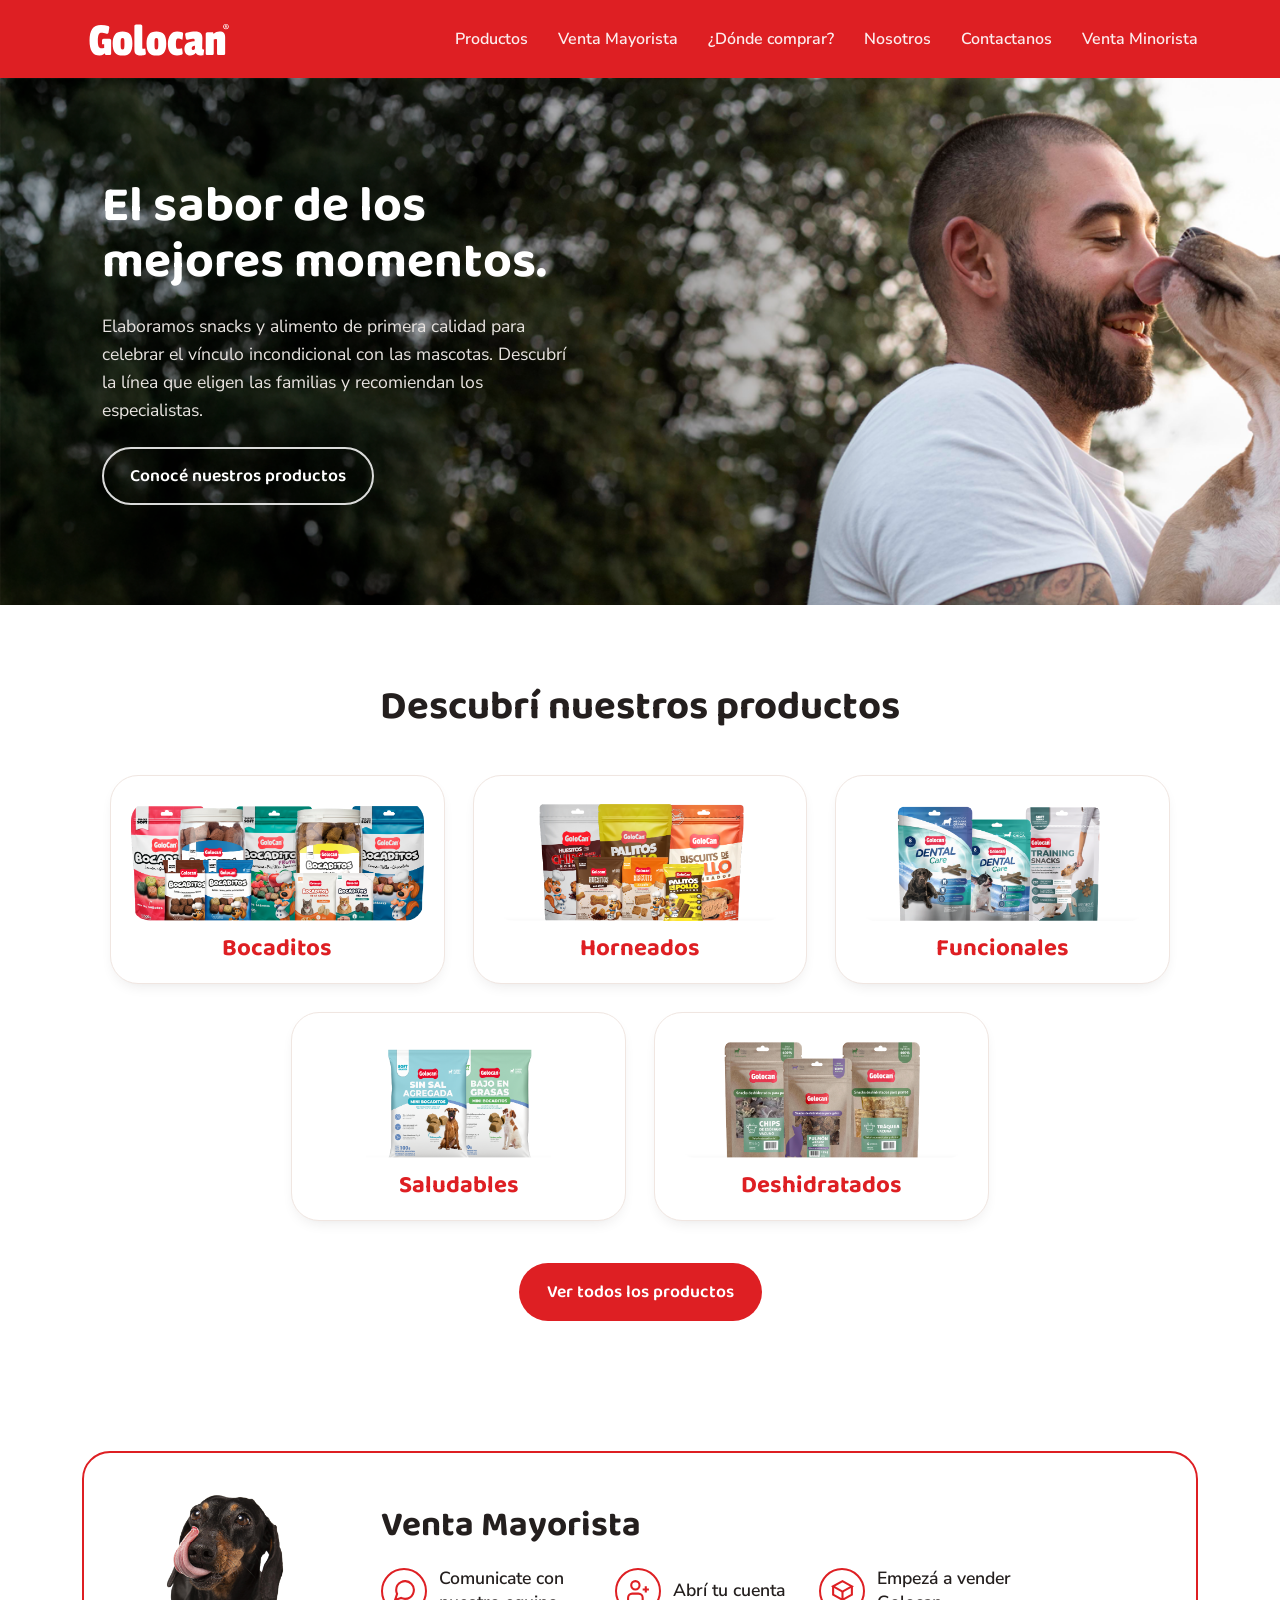
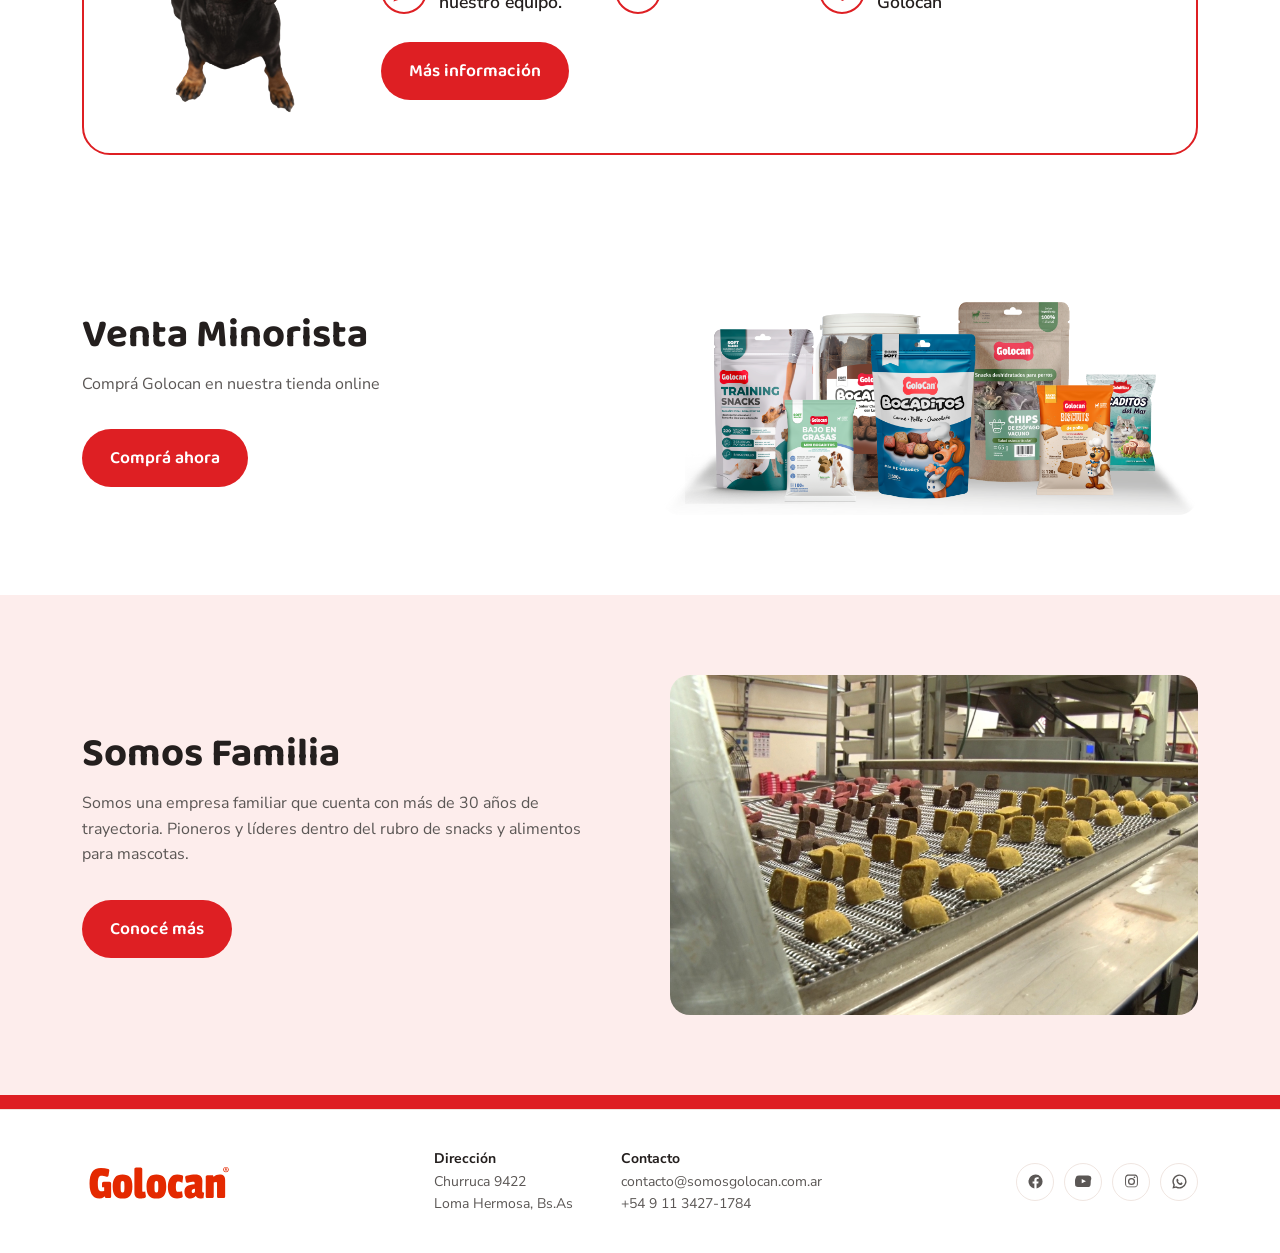
<file: index.html>
<!DOCTYPE html>
<html lang="es">
<head>
<meta charset="UTF-8">
<meta name="viewport" content="width=device-width, initial-scale=1.0">
<title>Golocan® | El sabor de los mejores momentos</title>
<link rel="stylesheet" href="styles.css">
<style>
  .hero{position:relative;overflow:hidden; background-image: url(img/hero-index.png); background-repeat: no-repeat; background-size: cover;}
  .hero .wrap{
    display:grid;grid-template-columns:1fr 1fr;align-items:stretch;
    padding:0;max-width:1400px;
  }
  .hero-copy{
    padding:100px 3vw 100px 8vw;color:#fff;position:relative;z-index:2;display:flex;flex-direction:column;justify-content:center;gap:22px;
  }
  .hero-copy h1{font-size:50px;max-width:520px;}
  .hero-copy p{color:#E9E4E1;font-size:1.1rem;max-width:480px;}
  .hero-media{position:relative;}

  .product-grid{display:flex;gap:18px;flex-wrap: wrap;justify-content: center;}
  .product-card{
    background:#fff;border-radius:var(--radius-lg);border:1px solid var(--line);
    box-shadow:var(--shadow-sm);padding:25px 20px 20px;text-align:center; max-width: 30%; flex-grow: 1; margin: 0 5px 10px; justify-content: space-between; text-align: center;

  }

  .media-ph .mobile {display: none;}
  .media-ph .saludables-img {max-height: 100%}

  .product-card .media-ph{height:120px; margin-bottom: 15px;}
  .product-card .media-ph::before{background-image:#fff;
}
  .product-card h3{font-size:24px;color:var(--red-600);}
  .product-card .sub{color:var(--ink);font-weight:600;margin-top:2px;}

  .sell-box{
    border:2px solid var(--red-600);border-radius:var(--radius-lg);
    padding:35px;display:grid;grid-template-columns:220px 1fr;gap:42px;align-items:center;
  }
  .sell-box .media-ph{height:230px;border-radius:var(--radius-md); background: #fff;}
  .sell-box .media-ph img {max-width: 70%;}
  .sell-steps{display:flex;gap:34px;margin:22px 0 28px;flex-wrap:wrap;}
  .sell-step{display:flex;align-items:center;gap:12px;max-width:200px;}
  .sell-step .ico{
    width:46px;height:46px;border-radius:50%;border:2px solid var(--red-600);
    display:flex;align-items:center;justify-content:center;flex-shrink:0;color:var(--red-600);
  }
  .sell-step p{font-size:1.1rem;color:var(--ink);font-weight:600;line-height:1.35;}

  .family-row{display:grid;grid-template-columns:1fr 1fr;gap:60px;align-items:center;}
  .family-row .media-ph{height:340px;}
  .family-row .media-ph img {max-width: 120%;}

  .buy-strip .grid-2{align-items:center;}
  .buy-strip .media-ph{height:230px;background: #fff;}
  .buy-strip .media-ph span{color:#cfc9c6;}

  .footer-logo img {filter: invert(34%) sepia(96%) saturate(7465%) hue-rotate(358deg) brightness(87%) contrast(106%);}

  @media (max-width:980px){
  	.hero {background-image: url();}
    .hero .wrap{grid-template-columns:2fr;}
    .hero-media{height:320px;}
    .hero-copy{padding:64px 28px;background:linear-gradient(180deg, rgba(20,17,16,.92), rgba(20,17,16,.92));}
    .product-grid{grid-template-columns: 1fr;}
    .product-card {max-width: 100%}
    .product-card .media-ph {height: 200px;}
    .sell-box{grid-template-columns:1fr;text-align:center; margin-bottom:26px;}
    .sell-box .media-ph img {max-height: 100%}
    .sell-steps{justify-content:center;}
    .sell-step{flex-direction:column;text-align:center;}
    .family-row{grid-template-columns: 1fr; grid-gap: 35px;}
    .family-row .media-ph {align-items: flex-start; height: auto}
    .mt-32{margin-top: 20px;}
    .media-ph .desktop {display: none;}
    .media-ph .mobile {display: inline;}
  }
</style>
</head>
<body>

<header class="site-header">
  <div class="wrap">
    <a href="index.html" class="logo" aria-label="Golocan inicio">
      <img src="img/logo.svg" height="50px">
    </a>
    <nav class="main-nav">
      <ul>
        <li><a href="productos.html">Productos</a></li>
        <li><a href="vende-golocan.html">Venta Mayorista</a></li>
        <li><a href="donde-comprar.html">¿Dónde comprar?</a></li>
        <li><a href="nosotros.html">Nosotros</a></li>
        <li><a href="contactanos.html">Contactanos</a></li>
        <li><a href="#">Venta Minorista</a></li>
      </ul>
    </nav>
    <button class="nav-toggle" aria-label="Abrir menú">
      <svg width="26" height="26" viewBox="0 0 24 24" fill="none" stroke="currentColor" stroke-width="2"><path d="M3 6h18M3 12h18M3 18h18"/></svg>
    </button>
  </div>
</header>

<section class="hero">
  <div class="wrap">
    <div class="hero-copy">
      <h1>El sabor de los<br>mejores momentos.</h1>
      <p>Elaboramos snacks y alimento de primera calidad para celebrar el vínculo incondicional con las mascotas. Descubrí la línea que eligen las familias y recomiendan los especialistas.</p>
      <div>
        <a href="productos.html" class="btn btn-outline">Conocé nuestros productos</a>
      </div>
    </div>
  </div>
</section>

<section class="section">
  <div class="wrap">
    <div class="section-head center">
      <h2 class="section-title center">Descubrí nuestros productos</h2>
    </div>
    <div class="product-grid">
      <a href="productos.html?categoria=bocaditos" class="product-card">
        <div class="media-ph"><img class="desktop" src="img/bocaditos-desktop.png"><img class="mobile" src="img/bocaditos-mobile.png"></div>
        <h3>Bocaditos</h3>
      </a>
      <a href="productos.html?categoria=horneados" class="product-card">
        <div class="media-ph"><img class="desktop" src="img/horneados-desktop.png"><img class="mobile" src="img/horneados-mobile.png"></div>
        <h3>Horneados</h3>
      </a>
      <a href="productos.html?categoria=funcionales" class="product-card">
        <div class="media-ph"><img class="desktop" src="img/funcionales-desktop.png"><img class="mobile" src="img/funcionales-mobile.png"></div>
        <h3>Funcionales</h3>
      </a>
      <a href="productos.html?categoria=saludables" class="product-card">
        <div class="media-ph"><img class="saludables-img" src="img/saludables.png"></div>
        <h3>Saludables</h3>
      </a>
      <a href="deshidratados.html" class="product-card">
        <div class="media-ph"><img class="desktop" src="img/deshidratados-desktop.png"><img class="mobile" src="img/deshidratados-mobile.png"></div>
        <h3>Deshidratados</h3>
      </a>
    </div>
    <div class="text-center mt-32">
      <a href="productos.html" class="btn btn-primary">Ver todos los productos</a>
    </div>
  </div>
</section>

<section class="section-tight">
  <div class="wrap">
    <div class="sell-box">
      <div class="media-ph"><img src="img/dog-index.png"></div>
      <div>
        <h2 class="section-title" style="font-size:35px;">Venta Mayorista</h2>
        <div class="sell-steps">
          <div class="sell-step">
            <span class="ico"><svg width="25" height="25" viewBox="0 0 24 24" fill="none" stroke="currentColor" stroke-width="2"><path d="M21 11.5a8.38 8.38 0 0 1-.9 3.8 8.5 8.5 0 0 1-7.6 4.7 8.38 8.38 0 0 1-3.8-.9L3 21l1.9-5.7a8.38 8.38 0 0 1-.9-3.8 8.5 8.5 0 0 1 4.7-7.6 8.38 8.38 0 0 1 3.8-.9h.5a8.48 8.48 0 0 1 8 8v.5z"/></svg></span>
            <p>Comunicate con nuestro equipo.</p>
          </div>
          <div class="sell-step">
            <span class="ico"><svg width="25" height="25" viewBox="0 0 24 24" fill="none" stroke="currentColor" stroke-width="2"><path d="M16 21v-2a4 4 0 0 0-4-4H6a4 4 0 0 0-4 4v2"/><circle cx="9" cy="7" r="4"/><path d="M19 8v6M22 11h-6"/></svg></span>
            <p>Abrí tu cuenta</p>
          </div>
          <div class="sell-step">
            <span class="ico"><svg width="25" height="25" viewBox="0 0 24 24" fill="none" stroke="currentColor" stroke-width="2"><path d="M21 8l-9-5-9 5 9 5 9-5z"/><path d="M3 8v8l9 5 9-5V8M12 13v8"/></svg></span>
            <p>Empezá a vender Golocan</p>
          </div>
        </div>
        <a href="vende-golocan.html" class="btn btn-primary">Más información</a>
      </div>
    </div>
  </div>
</section>

<section class="section buy-strip">
  <div class="wrap grid-2">
    <div>
      <h2 class="section-title">Venta Minorista</h2>
      <p class="section-sub" >Comprá Golocan en nuestra tienda online</p>
      <div class="mt-32">
        <a href="donde-comprar.html" class="btn btn-primary">Comprá ahora</a>
      </div>
    </div>
    <div class="media-ph"><img src="img/snacks-comprar.png"></div>
  </div>
</section>

<section class="section" style="background: var(--red-50)">
  <div class="wrap">
    <div class="family-row">
      <div>
        <h2 class="section-title">Somos Familia</h2>
        <p class="section-sub">Somos una empresa familiar que cuenta con más de 30 años de trayectoria. Pioneros y líderes dentro del rubro de snacks y alimentos para mascotas.</p>
        <div class="mt-32">
          <a href="nosotros.html" class="btn btn-primary">Conocé más</a>
        </div>
      </div>
      <div class="media-ph"><img src="img/bocaditos.jpg"></div>
    </div>
  </div>
</section>

<div class="footer-bar"></div>

<footer class="site-footer" id="footer">
  <div class="wrap footer-row">
    <a href="index.html" class="footer-logo"><img src="img/logo.svg" color=#000 height="50px;"></a>
    <div class="footer-info">
      <div class="col"><strong>Dirección</strong>Churruca 9422<br>Loma Hermosa, Bs.As</div>
      <div class="col"><strong>Contacto</strong>contacto@somosgolocan.com.ar<br>+54 9 11 3427-1784</div>
    </div>
    <div class="footer-social">
      <a href="#" aria-label="Facebook"><svg width="17" height="17" viewBox="0 0 24 24" fill="currentColor"><path d="M22 12a10 10 0 1 0-11.6 9.9v-7H7.9V12h2.5V9.8c0-2.5 1.5-3.9 3.8-3.9 1.1 0 2.2.2 2.2.2v2.5h-1.3c-1.2 0-1.6.8-1.6 1.6V12h2.8l-.4 2.9h-2.4v7A10 10 0 0 0 22 12z"/></svg></a>
      <a href="#" aria-label="YouTube"><svg width="17" height="17" viewBox="0 0 24 24" fill="currentColor"><path d="M23 7.2s-.2-1.6-.9-2.3c-.8-.9-1.8-.9-2.2-1C16.9 3.7 12 3.7 12 3.7s-4.9 0-7.9.2c-.4 0-1.4.1-2.2 1-.7.7-.9 2.3-.9 2.3S0 9 0 10.9v1.9C0 14.7.2 16.5.2 16.5s.2 1.6.9 2.3c.8.9 1.9.8 2.4.9 1.7.2 7.5.2 7.5.2s4.9 0 7.9-.3c.4 0 1.4-.1 2.2-1 .7-.7.9-2.3.9-2.3s.2-1.8.2-3.7V10.9C23.2 9 23 7.2 23 7.2zM9.5 14.6V8.4l6 3.1-6 3.1z"/></svg></a>
      <a href="#" aria-label="Instagram"><svg width="17" height="17" viewBox="0 0 24 24" fill="currentColor"><path d="M12 2c2.7 0 3.1 0 4.1.1 1.1 0 1.8.2 2.2.4.6.2 1 .5 1.4.9.4.4.7.8.9 1.4.2.4.4 1.1.4 2.2.1 1 .1 1.4.1 4.1s0 3.1-.1 4.1c0 1.1-.2 1.8-.4 2.2-.2.6-.5 1-.9 1.4-.4.4-.8.7-1.4.9-.4.2-1.1.4-2.2.4-1 .1-1.4.1-4.1.1s-3.1 0-4.1-.1c-1.1 0-1.8-.2-2.2-.4-.6-.2-1-.5-1.4-.9-.4-.4-.7-.8-.9-1.4-.2-.4-.4-1.1-.4-2.2-.1-1-.1-1.4-.1-4.1s0-3.1.1-4.1c0-1.1.2-1.8.4-2.2.2-.6.5-1 .9-1.4.4-.4.8-.7 1.4-.9.4-.2 1.1-.4 2.2-.4C8.9 2 9.3 2 12 2zm0 1.8c-2.6 0-3 0-4 .1-.9 0-1.4.2-1.7.3-.4.2-.7.3-1 .6-.3.3-.5.6-.6 1-.1.3-.3.8-.3 1.7-.1 1-.1 1.3-.1 4s0 3 .1 4c0 .9.2 1.4.3 1.7.2.4.3.7.6 1 .3.3.6.5 1 .6.3.1.8.3 1.7.3 1 .1 1.3.1 4 .1s3 0 4-.1c.9 0 1.4-.2 1.7-.3.4-.2.7-.3 1-.6.3-.3.5-.6.6-1 .1-.3.3-.8.3-1.7.1-1 .1-1.3.1-4s0-3-.1-4c0-.9-.2-1.4-.3-1.7-.2-.4-.3-.7-.6-1-.3-.3-.6-.5-1-.6-.3-.1-.8-.3-1.7-.3-1-.1-1.3-.1-4-.1zM12 7a5 5 0 1 1 0 10 5 5 0 0 1 0-10zm0 1.8a3.2 3.2 0 1 0 0 6.4 3.2 3.2 0 0 0 0-6.4zM17.4 6a1.2 1.2 0 1 1-2.4 0 1.2 1.2 0 0 1 2.4 0z"/></svg></a>
      <a href="#" aria-label="WhatsApp"><svg width="17" height="17" viewBox="0 0 24 24" fill="currentColor"><path d="M12 2a10 10 0 0 0-8.6 15.1L2 22l5-1.3A10 10 0 1 0 12 2zm0 18a8 8 0 0 1-4.1-1.1l-.3-.2-2.8.7.7-2.7-.2-.3A8 8 0 1 1 12 20zm4.4-5.9c-.2-.1-1.4-.7-1.6-.8-.2-.1-.4-.1-.6.1-.2.2-.6.8-.8 1-.1.2-.3.2-.5.1-1.2-.6-2-1-2.8-2.3-.2-.3 0-.5.1-.6l.4-.5c.1-.2.1-.4 0-.6-.1-.2-.6-1.4-.8-1.9-.2-.5-.4-.4-.5-.4h-.5c-.2 0-.5.2-.6.4-.6.7-.6 1.5-.5 2.4.2 1.7 1 3.1 2.6 4.4 1.7 1.4 3 1.6 4.1 1.4.7-.1 1.5-.6 1.7-1.3.2-.6.2-1.1.1-1.2-.1-.1-.2-.1-.4-.2z"/></svg></a>
    </div>
  </div>
</footer>


	<script>
        const menuToggle = document.querySelector('.nav-toggle');
    const navLinks = document.querySelector('.main-nav');

    menuToggle.addEventListener('click', () => {
        navLinks.classList.toggle('active');
    });
    </script>
</body>
</html>
</file>
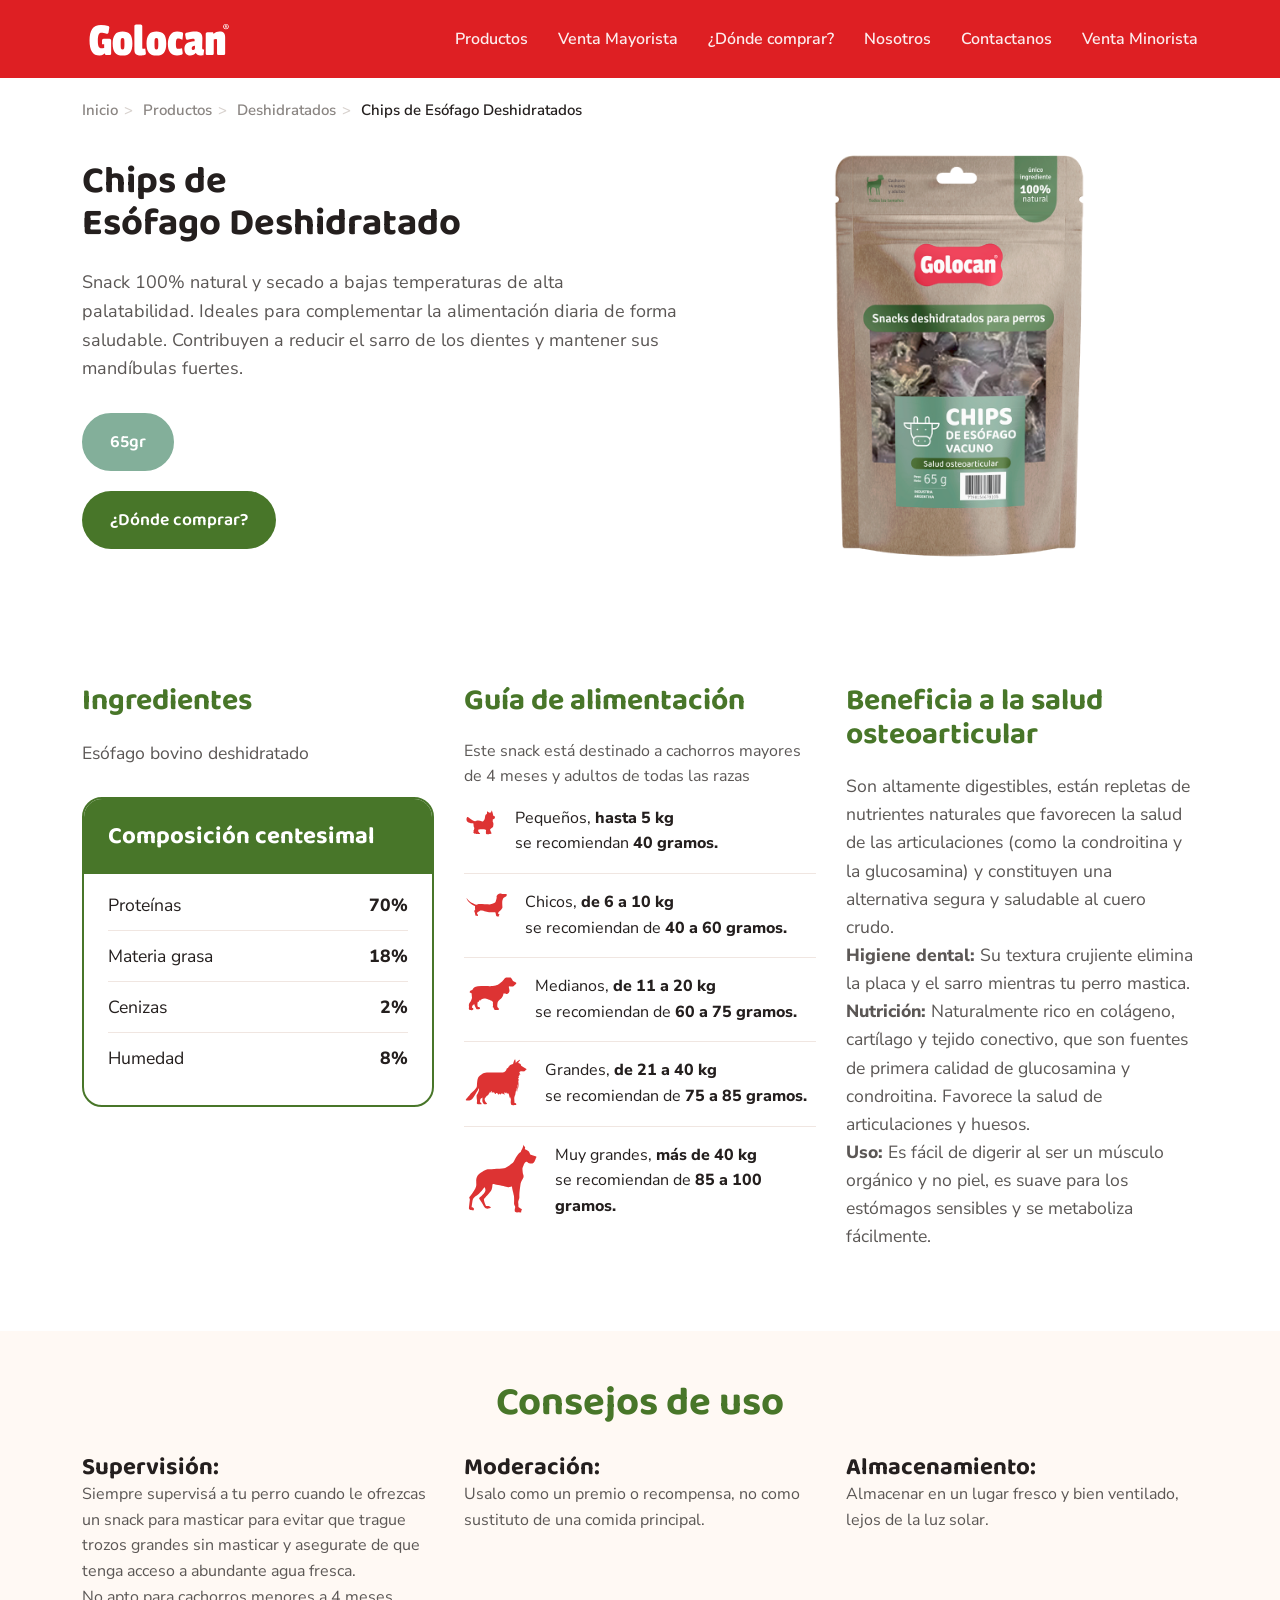
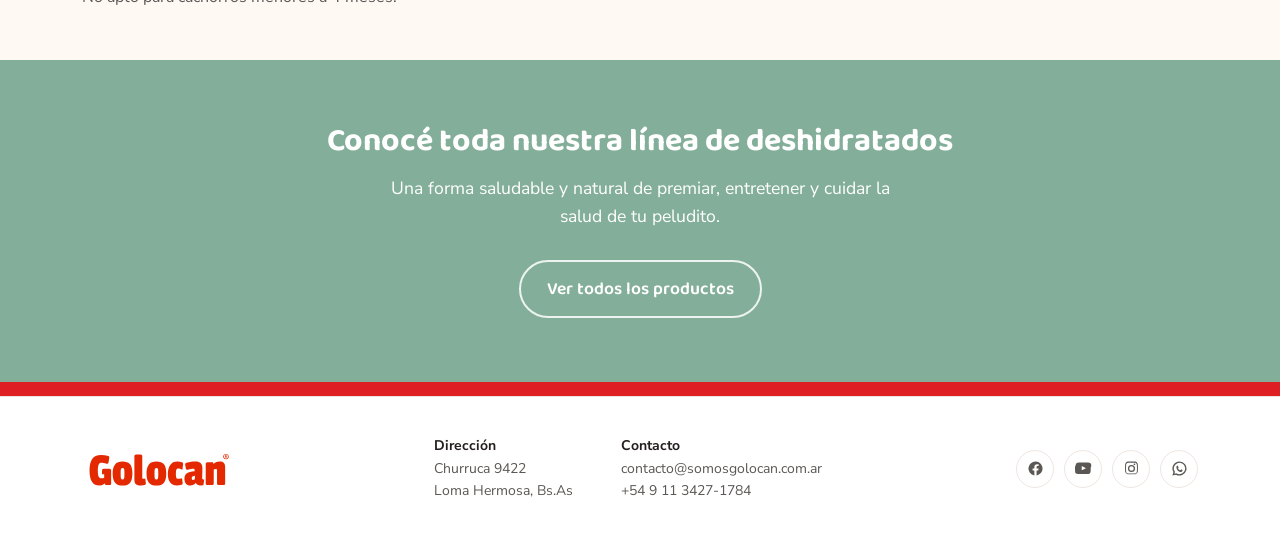
<file: chipsesofago-830.html>
<!DOCTYPE html>
<html lang="es">
<head>
<meta charset="UTF-8">
<meta name="viewport" content="width=device-width, initial-scale=1.0">
<title>Chips de esófago deshidratado | Golocan®</title>
<link rel="stylesheet" href="styles.css">
<style>
  .pd-top{display:grid;grid-template-columns:1.1fr .9fr;gap:30px;align-items:center;padding:25px 32px 70px;}
  .pd-top h1{font-size:38px;}
  .pd-top .desc{font-size:18px;margin:22px 0 30px;}
  .pd-media .media-ph{height:420px; background: #fff;}
  .pd-media .media-ph img{max-height: 100% }
  .size{
    display:inline-flex;align-items:center;justify-content:center;gap:10px;
    font-family:var(--font-display);font-weight:600;font-size:1.1rem;
    padding:13px 26px;border-radius:var(--radius-pill);
    border:2px solid var(--green-600); transition:.18s ease;white-space:nowrap; background:#fff;color:var(--green-600);
    margin-bottom: 20px;
  }

  .size.is-active {background: var(--green-600); color: #fff;}
  .pd-top .btn-primary {background-color: var(--green-800)}


  .pd-grid{display:grid;grid-template-columns:1fr 1fr 1fr;gap:30px;align-items:start;}
  .ingredients h2,.compo h2,.guide h2, .benefit h2{font-size:30px;color:var(--green-800);margin-bottom:20px;}
  .ingredients p, .benefit p{font-size:1.1rem;color:var(--slate); margin-bottom: 30px;}

  .compo{border:2px solid var(--green-800);border-radius:var(--radius-md);overflow:hidden;padding:0;}
  .compo-head{background:var(--green-800);color:#fff;padding:18px 24px;font-family:var(--font-display);font-weight:700;font-size:24px;}
  .compo-body{padding:6px 24px 22px;}
  .compo-row{display:flex;justify-content:space-between;padding:13px 0;border-bottom:1px solid var(--line);font-size:1.1rem;}
  .compo-row:last-child{border-bottom:0;}
  .compo-row b{font-weight:700;}
  .compo-row .val{font-weight:800;}
  .compo-foot{font-size:1rem;color:var(--slate-soft);margin-top:14px;}

  .guide-row{display:flex;gap:16px;align-items:flex-start;padding:16px 0;border-bottom:1px solid var(--line);}
  .guide-row:last-child{border-bottom:0;}
  .guide-row svg{flex-shrink:0;color:var(--red-600);margin-top:2px;}
  .guide-row p{font-size:1rem;color:var(--ink);}
  .guide-row b{font-weight:800;}

  .section-tight.top {background-color: var(--cream)}

  .product-cta{background:var(--green-600);color:#fff;text-align:center;padding:64px 0;}
  .product-cta h2{color:#fff;font-size:32px;margin:0 auto 14px;}
  .product-cta p{color:#fff;max-width:520px;margin:0 auto 30px;font-size:1.1rem;}

  .footer-logo img {filter: invert(34%) sepia(96%) saturate(7465%) hue-rotate(358deg) brightness(87%) contrast(106%);}

  @media (max-width:980px){
    .pd-top{grid-template-columns:1fr; text-align: center; align-items: center; justify-content: center;}
    .pd-grid{grid-template-columns:1fr;}
  }
</style>
</head>
<body>

<header class="site-header">
  <div class="wrap">
    <a href="index.html" class="logo">
      <img src="img/logo.svg" height="50px">
    </a>
    <nav class="main-nav">
      <ul>
        <li><a href="productos.html">Productos</a></li>
        <li><a href="vende-golocan.html">Venta Mayorista</a></li>
        <li><a href="donde-comprar.html">¿Dónde comprar?</a></li>
        <li><a href="nosotros.html">Nosotros</a></li>
        <li><a href="contactanos.html">Contactanos</a></li>
        <li><a href="#">Venta Minorista</a></li>
      </ul>
    </nav>
    <button class="nav-toggle" aria-label="Abrir menú">
      <svg width="26" height="26" viewBox="0 0 24 24" fill="none" stroke="currentColor" stroke-width="2"><path d="M3 6h18M3 12h18M3 18h18"/></svg>
    </button>
  </div>
</header>

<div class="wrap">
  <div class="breadcrumb">
    <a href="index.html">Inicio</a><span class="sep">&gt;</span>
    <a href="productos.html">Productos</a><span class="sep">&gt;</span>
    <a href="deshidratados.html">Deshidratados</a><span class="sep">&gt;</span>
    <span class="current">Chips de Esófago Deshidratados</span>
  </div>
</div>

<section class="wrap pd-top">
  <div>
    <h1>Chips de <br>Esófago Deshidratado</h1>
    <p class="desc">Snack 100% natural y secado a bajas temperaturas de alta palatabilidad. Ideales para complementar la alimentación diaria de forma saludable. Contribuyen a reducir el sarro de los dientes y mantener sus mandíbulas fuertes.</p>
    <div>
      <button class="size is-active">65gr</button>
    </div>
    <a href="donde-comprar.html" class="btn btn-primary">¿Dónde comprar?</a>
  </div>
  <div class="pd-media">
    <div class="media-ph"><img src="img/830-gr.png"></div>
  </div>
</section>

<section class="section-tight">
  <div class="wrap pd-grid">
    <div>
      <div class="ingredients">
        <h2>Ingredientes</h2>
        <p>Esófago bovino deshidratado</p>
      </div>

      <div class="compo">
        <div class="compo-head">Composición centesimal</div>
        <div class="compo-body">
          <div class="compo-row"><span>Proteínas</span><span class="val">70%</span></div>
          <div class="compo-row"><span>Materia grasa</span><span class="val">18%</span></div>
          <div class="compo-row"><span>Cenizas</span><span class="val">2%</span></div>
          <div class="compo-row"><span>Humedad</span><span class="val">8%</span></div>
        </div>
      </div>
    </div>
    <div class="guide">
      <h2>Guía de alimentación</h2>
      <p>Este snack está destinado a cachorros mayores de 4 meses y adultos de todas las razas</p>
      <div class="guide-row">
        <img src="img/perro-13.svg" width="35">
        <p>Pequeños, <b>hasta 5 kg</b><br>se recomiendan <b>40 gramos.</b></p>
      </div>
      <div class="guide-row">
        <img src="img/perro-14.svg" width="45">
        <p>Chicos, <b>de 6 a 10 kg</b><br>se recomiendan de <b>40 a 60 gramos.</b></p>
      </div>
      <div class="guide-row">
        <img src="img/perro-15.svg" width="55">
        <p>Medianos, <b>de 11 a 20 kg</b><br>se recomiendan de <b>60 a 75 gramos.</b></p>
      </div>
      <div class="guide-row">
        <img src="img/perro-16.svg" width="65">
        <p>Grandes, <b>de 21 a 40 kg</b><br>se recomiendan de <b>75 a 85 gramos.</b></p>
      </div>
      <div class="guide-row">
        <img src="img/perro-17.svg" width="75">
        <p>Muy grandes, <b>más de 40 kg</b><br>se recomiendan de <b>85 a 100 gramos.</b></p>
      </div>
    </div>
    <div>
      <div class="benefit">
        <h2>Beneficia a la salud osteoarticular</h2>
        <p>Son altamente digestibles, están repletas de nutrientes naturales que favorecen la salud de las articulaciones (como la condroitina y la glucosamina) y constituyen una alternativa segura y saludable al cuero crudo. <br>
        <span style="font-weight: 800">Higiene dental:</span> Su textura crujiente elimina la placa y el sarro mientras tu perro mastica. <br>
        <span style="font-weight: 800">Nutrición: </span> Naturalmente rico en colágeno, cartílago y tejido conectivo, que son fuentes de primera calidad de glucosamina y condroitina. Favorece la salud de articulaciones y huesos.<br>
        <span style="font-weight: 800">Uso: </span> Es fácil de digerir al ser un músculo orgánico y no piel, es suave para los estómagos sensibles y se metaboliza fácilmente.</p>
      </div>

  </div>
</section>
<section class="section-tight top">
  <div class="wrap">
    <h2 class="section-title center" style="padding-bottom: 30px; color: var(--green-800);">Consejos de uso</h2>
    <div class="pd-grid">
      <div> 
        <h2>Supervisión:</h2>
        <p>Siempre supervisá a tu perro cuando le ofrezcas un snack para masticar para evitar que trague trozos grandes sin masticar y asegurate de que tenga acceso a abundante agua fresca.</p>
      </div>
      <div> 
        <h2>Moderación:</h2>
        <p>Usalo como un premio o recompensa, no como sustituto de una comida principal.</p>
      </div>
      <div> 
        <h2>Almacenamiento:</h2>
        <p>Almacenar en un lugar fresco y bien ventilado, lejos de la luz solar.</p>
      </div>
    </div>
    <p>No apto para cachorros menores a 4 meses.</p>
  </div>
</section>

<section class="product-cta">
  <div class="wrap">
    <h2>Conocé toda nuestra línea de deshidratados</h2>
    <p>Una forma saludable y natural de premiar, entretener y cuidar la salud de tu peludito.</p>
    <a href="deshidratados.html" class="btn btn-outline">Ver todos los productos</a>
  </div>
</section>

<div class="footer-bar"></div>

<footer class="site-footer" id="footer" style="border-top:1px solid var(--line);">
  <div class="wrap footer-row">
    <a href="index.html" class="footer-logo"><img src="img/logo.svg" color=#000 height="50px;"></a>
    <div class="footer-info">
      <div class="col"><strong>Dirección</strong>Churruca 9422<br>Loma Hermosa, Bs.As</div>
      <div class="col"><strong>Contacto</strong>contacto@somosgolocan.com.ar<br>+54 9 11 3427-1784</div>
    </div>
    <div class="footer-social">
      <a href="#" aria-label="Facebook"><svg width="17" height="17" viewBox="0 0 24 24" fill="currentColor"><path d="M22 12a10 10 0 1 0-11.6 9.9v-7H7.9V12h2.5V9.8c0-2.5 1.5-3.9 3.8-3.9 1.1 0 2.2.2 2.2.2v2.5h-1.3c-1.2 0-1.6.8-1.6 1.6V12h2.8l-.4 2.9h-2.4v7A10 10 0 0 0 22 12z"/></svg></a>
      <a href="#" aria-label="YouTube"><svg width="17" height="17" viewBox="0 0 24 24" fill="currentColor"><path d="M23 7.2s-.2-1.6-.9-2.3c-.8-.9-1.8-.9-2.2-1C16.9 3.7 12 3.7 12 3.7s-4.9 0-7.9.2c-.4 0-1.4.1-2.2 1-.7.7-.9 2.3-.9 2.3S0 9 0 10.9v1.9C0 14.7.2 16.5.2 16.5s.2 1.6.9 2.3c.8.9 1.9.8 2.4.9 1.7.2 7.5.2 7.5.2s4.9 0 7.9-.3c.4 0 1.4-.1 2.2-1 .7-.7.9-2.3.9-2.3s.2-1.8.2-3.7V10.9C23.2 9 23 7.2 23 7.2zM9.5 14.6V8.4l6 3.1-6 3.1z"/></svg></a>
      <a href="#" aria-label="Instagram"><svg width="17" height="17" viewBox="0 0 24 24" fill="currentColor"><path d="M12 2c2.7 0 3.1 0 4.1.1 1.1 0 1.8.2 2.2.4.6.2 1 .5 1.4.9.4.4.7.8.9 1.4.2.4.4 1.1.4 2.2.1 1 .1 1.4.1 4.1s0 3.1-.1 4.1c0 1.1-.2 1.8-.4 2.2-.2.6-.5 1-.9 1.4-.4.4-.8.7-1.4.9-.4.2-1.1.4-2.2.4-1 .1-1.4.1-4.1.1s-3.1 0-4.1-.1c-1.1 0-1.8-.2-2.2-.4-.6-.2-1-.5-1.4-.9-.4-.4-.7-.8-.9-1.4-.2-.4-.4-1.1-.4-2.2-.1-1-.1-1.4-.1-4.1s0-3.1.1-4.1c0-1.1.2-1.8.4-2.2.2-.6.5-1 .9-1.4.4-.4.8-.7 1.4-.9.4-.2 1.1-.4 2.2-.4C8.9 2 9.3 2 12 2zm0 1.8c-2.6 0-3 0-4 .1-.9 0-1.4.2-1.7.3-.4.2-.7.3-1 .6-.3.3-.5.6-.6 1-.1.3-.3.8-.3 1.7-.1 1-.1 1.3-.1 4s0 3 .1 4c0 .9.2 1.4.3 1.7.2.4.3.7.6 1 .3.3.6.5 1 .6.3.1.8.3 1.7.3 1 .1 1.3.1 4 .1s3 0 4-.1c.9 0 1.4-.2 1.7-.3.4-.2.7-.3 1-.6.3-.3.5-.6.6-1 .1-.3.3-.8.3-1.7.1-1 .1-1.3.1-4s0-3-.1-4c0-.9-.2-1.4-.3-1.7-.2-.4-.3-.7-.6-1-.3-.3-.6-.5-1-.6-.3-.1-.8-.3-1.7-.3-1-.1-1.3-.1-4-.1zM12 7a5 5 0 1 1 0 10 5 5 0 0 1 0-10zm0 1.8a3.2 3.2 0 1 0 0 6.4 3.2 3.2 0 0 0 0-6.4zM17.4 6a1.2 1.2 0 1 1-2.4 0 1.2 1.2 0 0 1 2.4 0z"/></svg></a>
      <a href="#" aria-label="WhatsApp"><svg width="17" height="17" viewBox="0 0 24 24" fill="currentColor"><path d="M12 2a10 10 0 0 0-8.6 15.1L2 22l5-1.3A10 10 0 1 0 12 2zm0 18a8 8 0 0 1-4.1-1.1l-.3-.2-2.8.7.7-2.7-.2-.3A8 8 0 1 1 12 20zm4.4-5.9c-.2-.1-1.4-.7-1.6-.8-.2-.1-.4-.1-.6.1-.2.2-.6.8-.8 1-.1.2-.3.2-.5.1-1.2-.6-2-1-2.8-2.3-.2-.3 0-.5.1-.6l.4-.5c.1-.2.1-.4 0-.6-.1-.2-.6-1.4-.8-1.9-.2-.5-.4-.4-.5-.4h-.5c-.2 0-.5.2-.6.4-.6.7-.6 1.5-.5 2.4.2 1.7 1 3.1 2.6 4.4 1.7 1.4 3 1.6 4.1 1.4.7-.1 1.5-.6 1.7-1.3.2-.6.2-1.1.1-1.2-.1-.1-.2-.1-.4-.2z"/></svg></a>
    </div>
  </div>
</footer>

<script>
        const menuToggle = document.querySelector('.nav-toggle');
    const navLinks = document.querySelector('.main-nav');

    menuToggle.addEventListener('click', () => {
        navLinks.classList.toggle('active');
    });

  </script>

</body>
</html>
</file>
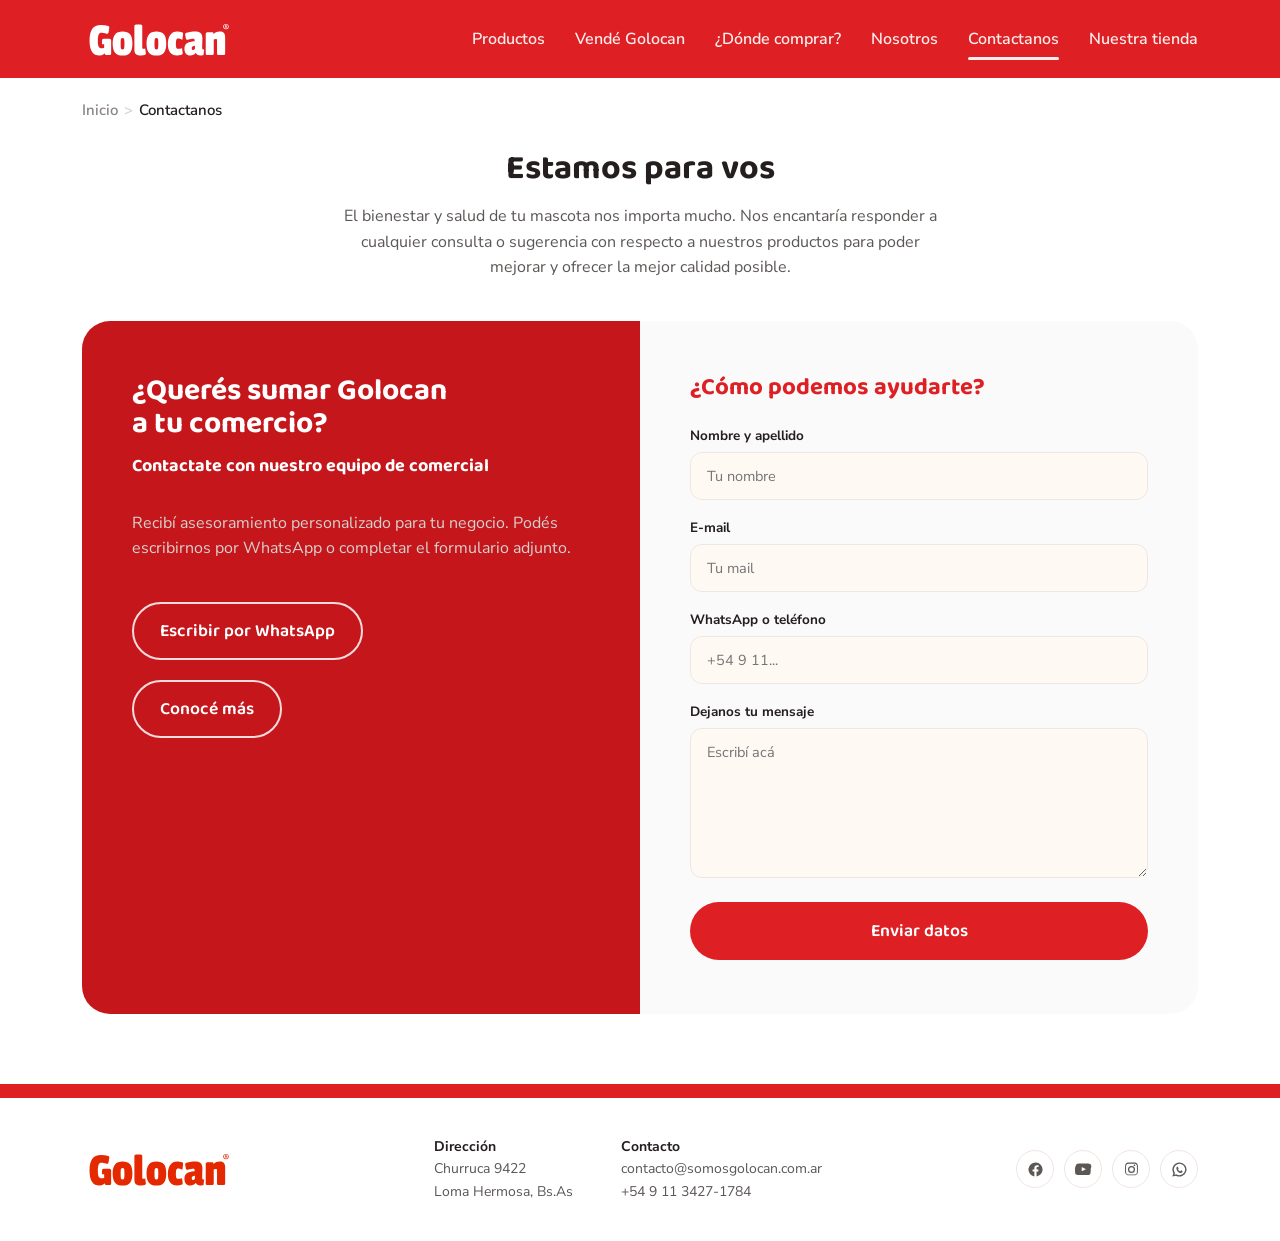
<file: contactanos.html>
<!DOCTYPE html>
<html lang="es">
<head>
<meta charset="UTF-8">
<meta name="viewport" content="width=device-width, initial-scale=1.0">
<title>Contactanos</title>
<link rel="stylesheet" href="styles.css">
<style>
  .dc-top{text-align:center;padding:30px 0 0;}
  .dc-top h1{font-size:34px;}
  .dc-top p{max-width:600px;margin:16px auto 0;font-size:16px;}

  .cta-band{padding:40px 0 70px;}
  .cta-grid{display:grid;grid-template-columns:1fr 1fr;gap:0;border-radius:var(--radius-lg);overflow:hidden;}
  .cta-left{background:var(--red-700);color:#fff;padding:54px 50px;}
  .cta-left h2{font-size:30px;color:#fff;margin-bottom:16px;}
  .cta-left p{color:#D8D2CE;margin-bottom:30px;}
  .cta-right{background:#fafafa;padding:54px 50px;}
  .cta-right h2{font-size:24px;color:var(--red-600);margin-bottom:24px;}
  .field{margin-bottom:18px;}
  .field label{display:block;font-size:13.5px;font-weight:700;margin-bottom:7px;}
  .field input{
    width:100%;padding:13px 16px;border-radius:12px;border:1.5px solid var(--line);
    font-family:var(--font-body);font-size:14.5px;background:var(--cream);
  }
  .mensaje {height: 150px; width:100%;padding:13px 16px;border-radius:12px;border:1.5px solid var(--line);
    font-family:var(--font-body);font-size:14.5px;background:var(--cream);}
  .field input:focus{outline:none;border-color:var(--red-600);}
  .field textarea:focus{outline:none;border-color:var(--red-600);}

  .footer-logo img {filter: invert(34%) sepia(96%) saturate(7465%) hue-rotate(358deg) brightness(87%) contrast(106%);}

  @media (max-width:980px){
    .vg-hero{grid-template-columns:1fr;}
    .info-grid{grid-template-columns:1fr;}
    .tool-grid{grid-template-columns:1fr;}
    .cta-grid{grid-template-columns:1fr;}
    .cta-left,.cta-right{padding:40px 28px;}
  }
</style>
</head>
<body>

<header class="site-header">
  <div class="wrap">
    <a href="index.html" class="logo">
            <img src="img/logo.svg" height="50px">
    </a>
    <nav class="main-nav">
      <ul>
        <li><a href="productos.html">Productos</a></li>
        <li><a href="vende-golocan.html">Vendé Golocan</a></li>
        <li><a href="donde-comprar.html">¿Dónde comprar?</a></li>
        <li><a href="nosotros.html">Nosotros</a></li>
        <li><a href="contactanos.html" class="active">Contactanos</a></li>
        <li><a href="#">Nuestra tienda</a></li>
      </ul>
    </nav>
    <button class="nav-toggle" aria-label="Abrir menú">
      <svg width="26" height="26" viewBox="0 0 24 24" fill="none" stroke="currentColor" stroke-width="2"><path d="M3 6h18M3 12h18M3 18h18"/></svg>
    </button>
  </div>
</header>

<div class="wrap">
  <div class="breadcrumb"><a href="index.html">Inicio</a><span class="sep">&gt;</span><span class="current">Contactanos</span></div>
</div>

<section class="wrap dc-top">
  <h1>Estamos para vos</h1>
  <p>El bienestar y salud de tu mascota nos importa mucho. Nos encantaría responder a cualquier consulta o sugerencia con respecto a nuestros productos para poder mejorar y ofrecer la mejor calidad posible.</p>
</section>

<section class="cta-band">
  <div class="wrap">
    <div class="cta-grid">
      <div class="cta-left">
        <h2>¿Querés sumar Golocan<br>a tu comercio?</h2>
        <p style="margin-top:-6px;font-size:18px;color:#fff;font-weight:700;font-family:var(--font-display);">Contactate con nuestro equipo de comercial</p>
        <p>Recibí asesoramiento personalizado para tu negocio. Podés escribirnos por WhatsApp o completar el formulario adjunto.</p>
        <div style="padding: 10px 0;"><a href="#" class="btn btn-outline">Escribir por WhatsApp</a></div>
        <div style="padding: 10px 0;"><a href="vende-golocan.html" class="btn btn-outline">Conocé más</a></div>
      </div>
      <div class="cta-right">
        <h2>¿Cómo podemos ayudarte?</h2>
        <form onsubmit="event.preventDefault(); alert('Formulario de demostración — sin envío real.');">
          <div class="field">
            <label for="nombre">Nombre y apellido</label>
            <input id="nombre" type="text" placeholder="Tu nombre">
          </div>
          <div class="field">
            <label for="negocio">E-mail</label>
            <input id="negocio" type="text" placeholder="Tu mail">
          </div>
          <div class="field">
            <label for="tel">WhatsApp o teléfono</label>
            <input id="tel" type="text" placeholder="+54 9 11...">
          </div>
          <div class="field">
            <label for="mensaje">Dejanos tu mensaje</label>
            <textarea id="mensaje" class="mensaje" type="text" placeholder="Escribí acá"></textarea>
          </div>
          <button type="submit" class="btn btn-primary btn-block">Enviar datos</button>
        </form>
      </div>
    </div>
  </div>
</section>

<section>
	<div class="footer-bar"></div>
</section>

<footer class="site-footer" id="footer" style="border-top:0;">
  <div class="wrap footer-row">
    <a href="index.html" class="footer-logo"><img src="img/logo.svg" color=#000 height="50px;"></a>
    <div class="footer-info">
      <div class="col"><strong>Dirección</strong>Churruca 9422<br>Loma Hermosa, Bs.As</div>
      <div class="col"><strong>Contacto</strong>contacto@somosgolocan.com.ar<br>+54 9 11 3427-1784</div>
    </div>
    <div class="footer-social">
      <a href="#" aria-label="Facebook"><svg width="17" height="17" viewBox="0 0 24 24" fill="currentColor"><path d="M22 12a10 10 0 1 0-11.6 9.9v-7H7.9V12h2.5V9.8c0-2.5 1.5-3.9 3.8-3.9 1.1 0 2.2.2 2.2.2v2.5h-1.3c-1.2 0-1.6.8-1.6 1.6V12h2.8l-.4 2.9h-2.4v7A10 10 0 0 0 22 12z"/></svg></a>
      <a href="#" aria-label="YouTube"><svg width="17" height="17" viewBox="0 0 24 24" fill="currentColor"><path d="M23 7.2s-.2-1.6-.9-2.3c-.8-.9-1.8-.9-2.2-1C16.9 3.7 12 3.7 12 3.7s-4.9 0-7.9.2c-.4 0-1.4.1-2.2 1-.7.7-.9 2.3-.9 2.3S0 9 0 10.9v1.9C0 14.7.2 16.5.2 16.5s.2 1.6.9 2.3c.8.9 1.9.8 2.4.9 1.7.2 7.5.2 7.5.2s4.9 0 7.9-.3c.4 0 1.4-.1 2.2-1 .7-.7.9-2.3.9-2.3s.2-1.8.2-3.7V10.9C23.2 9 23 7.2 23 7.2zM9.5 14.6V8.4l6 3.1-6 3.1z"/></svg></a>
      <a href="#" aria-label="Instagram"><svg width="17" height="17" viewBox="0 0 24 24" fill="currentColor"><path d="M12 2c2.7 0 3.1 0 4.1.1 1.1 0 1.8.2 2.2.4.6.2 1 .5 1.4.9.4.4.7.8.9 1.4.2.4.4 1.1.4 2.2.1 1 .1 1.4.1 4.1s0 3.1-.1 4.1c0 1.1-.2 1.8-.4 2.2-.2.6-.5 1-.9 1.4-.4.4-.8.7-1.4.9-.4.2-1.1.4-2.2.4-1 .1-1.4.1-4.1.1s-3.1 0-4.1-.1c-1.1 0-1.8-.2-2.2-.4-.6-.2-1-.5-1.4-.9-.4-.4-.7-.8-.9-1.4-.2-.4-.4-1.1-.4-2.2-.1-1-.1-1.4-.1-4.1s0-3.1.1-4.1c0-1.1.2-1.8.4-2.2.2-.6.5-1 .9-1.4.4-.4.8-.7 1.4-.9.4-.2 1.1-.4 2.2-.4C8.9 2 9.3 2 12 2zm0 1.8c-2.6 0-3 0-4 .1-.9 0-1.4.2-1.7.3-.4.2-.7.3-1 .6-.3.3-.5.6-.6 1-.1.3-.3.8-.3 1.7-.1 1-.1 1.3-.1 4s0 3 .1 4c0 .9.2 1.4.3 1.7.2.4.3.7.6 1 .3.3.6.5 1 .6.3.1.8.3 1.7.3 1 .1 1.3.1 4 .1s3 0 4-.1c.9 0 1.4-.2 1.7-.3.4-.2.7-.3 1-.6.3-.3.5-.6.6-1 .1-.3.3-.8.3-1.7.1-1 .1-1.3.1-4s0-3-.1-4c0-.9-.2-1.4-.3-1.7-.2-.4-.3-.7-.6-1-.3-.3-.6-.5-1-.6-.3-.1-.8-.3-1.7-.3-1-.1-1.3-.1-4-.1zM12 7a5 5 0 1 1 0 10 5 5 0 0 1 0-10zm0 1.8a3.2 3.2 0 1 0 0 6.4 3.2 3.2 0 0 0 0-6.4zM17.4 6a1.2 1.2 0 1 1-2.4 0 1.2 1.2 0 0 1 2.4 0z"/></svg></a>
      <a href="#" aria-label="WhatsApp"><svg width="17" height="17" viewBox="0 0 24 24" fill="currentColor"><path d="M12 2a10 10 0 0 0-8.6 15.1L2 22l5-1.3A10 10 0 1 0 12 2zm0 18a8 8 0 0 1-4.1-1.1l-.3-.2-2.8.7.7-2.7-.2-.3A8 8 0 1 1 12 20zm4.4-5.9c-.2-.1-1.4-.7-1.6-.8-.2-.1-.4-.1-.6.1-.2.2-.6.8-.8 1-.1.2-.3.2-.5.1-1.2-.6-2-1-2.8-2.3-.2-.3 0-.5.1-.6l.4-.5c.1-.2.1-.4 0-.6-.1-.2-.6-1.4-.8-1.9-.2-.5-.4-.4-.5-.4h-.5c-.2 0-.5.2-.6.4-.6.7-.6 1.5-.5 2.4.2 1.7 1 3.1 2.6 4.4 1.7 1.4 3 1.6 4.1 1.4.7-.1 1.5-.6 1.7-1.3.2-.6.2-1.1.1-1.2-.1-.1-.2-.1-.4-.2z"/></svg></a>
    </div>
  </div>
</footer>

</body>
</html>
</file>
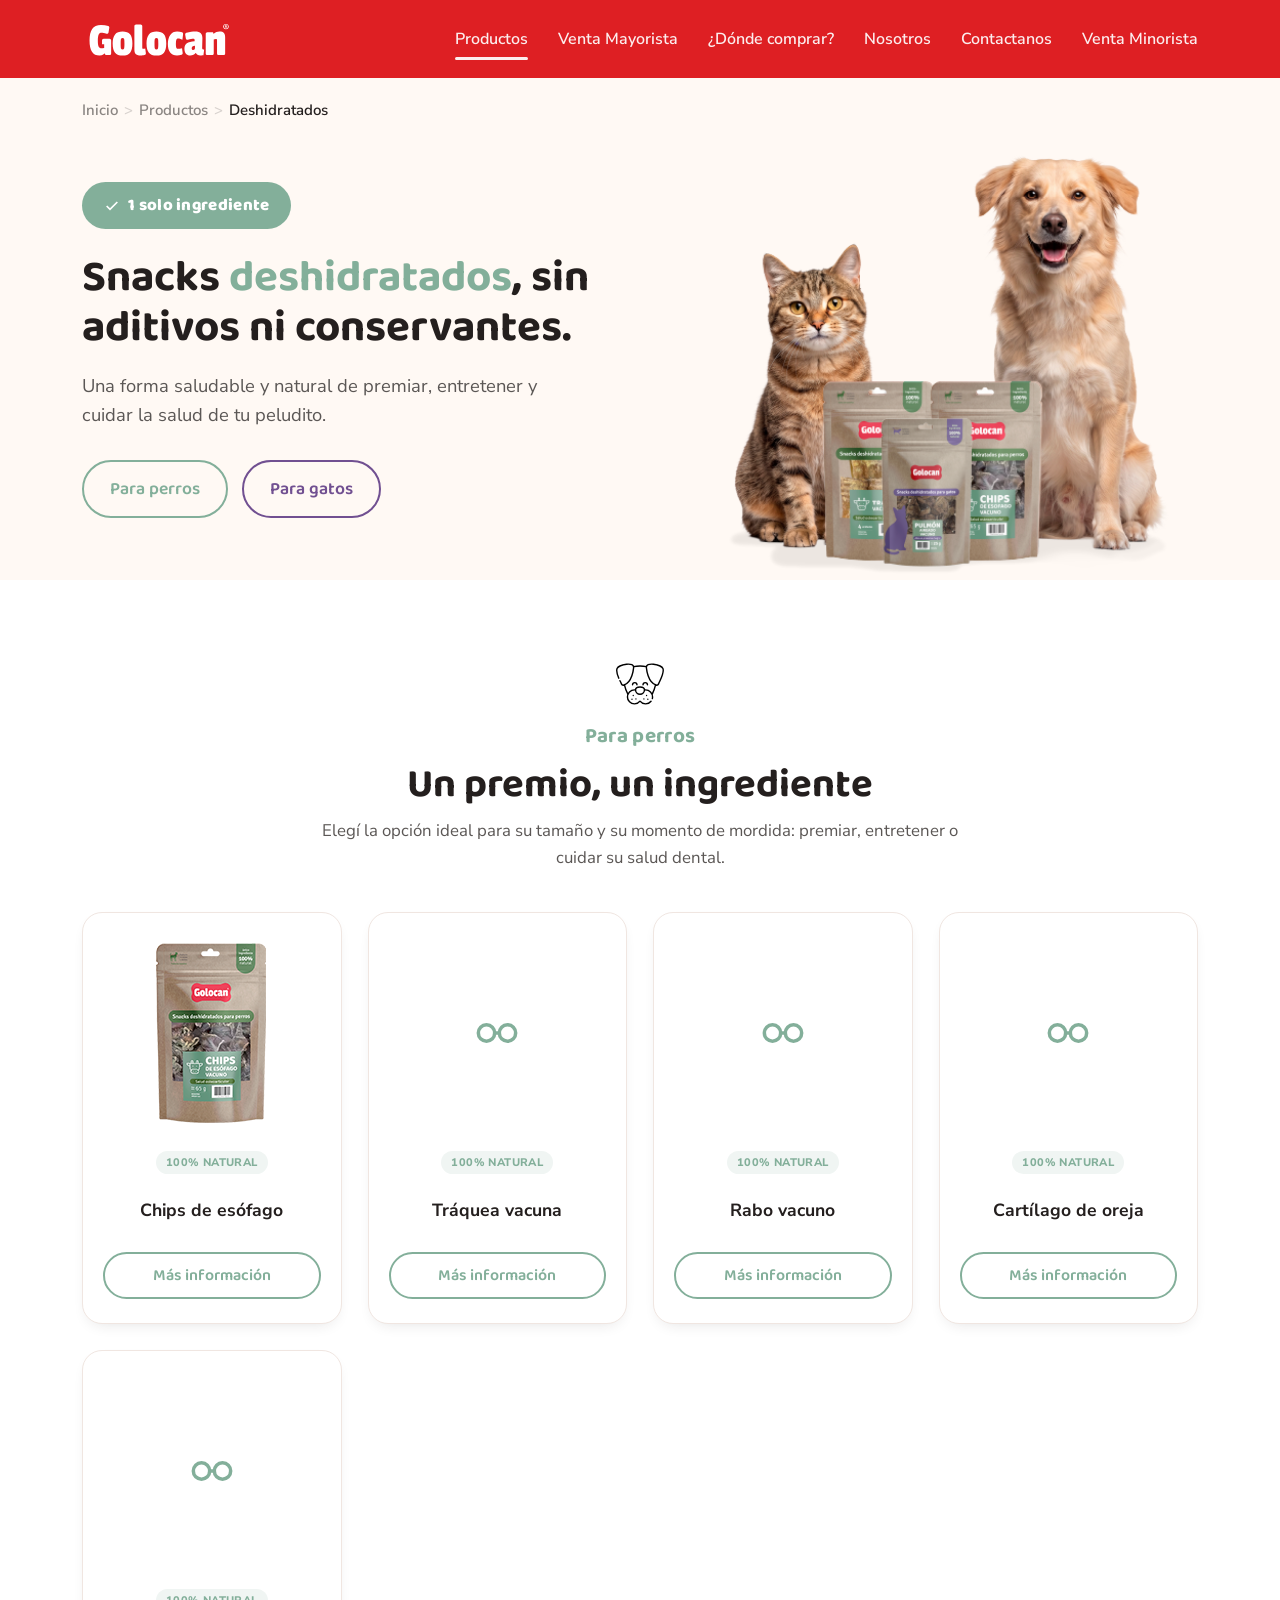
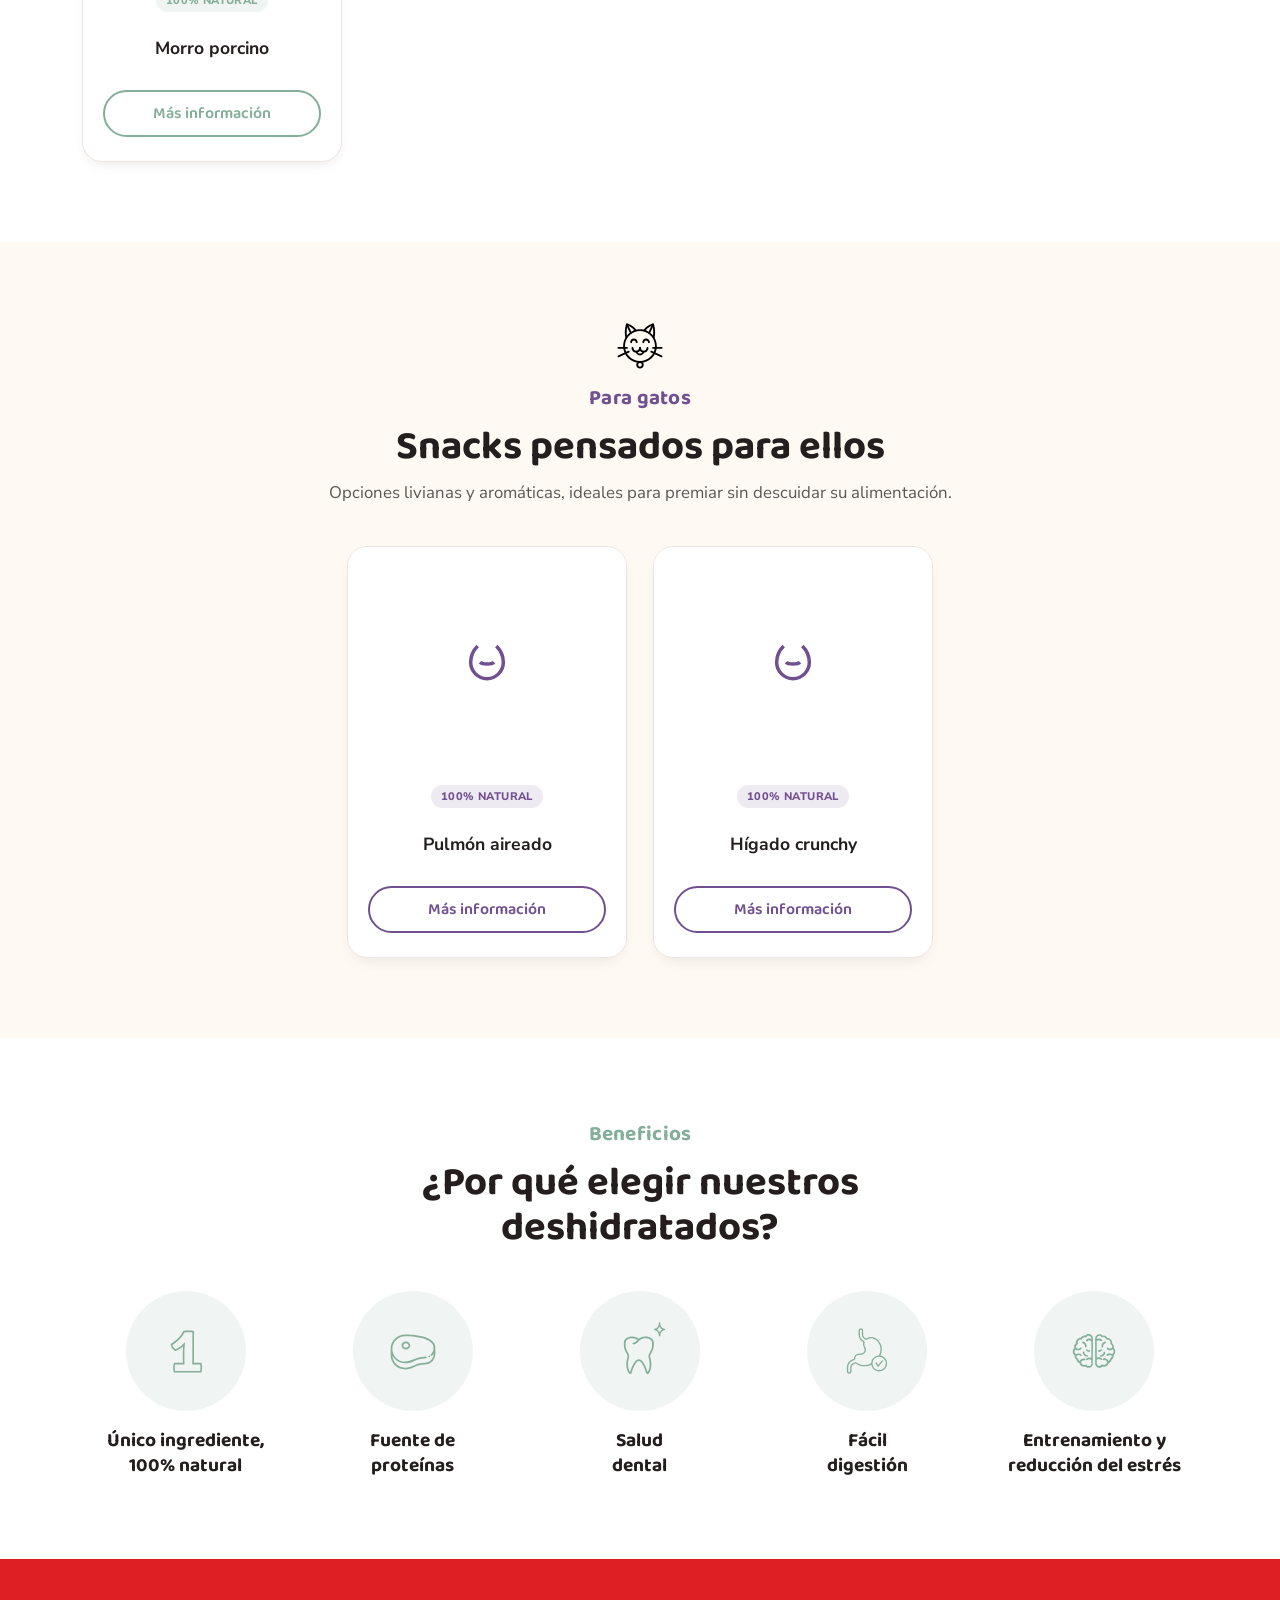
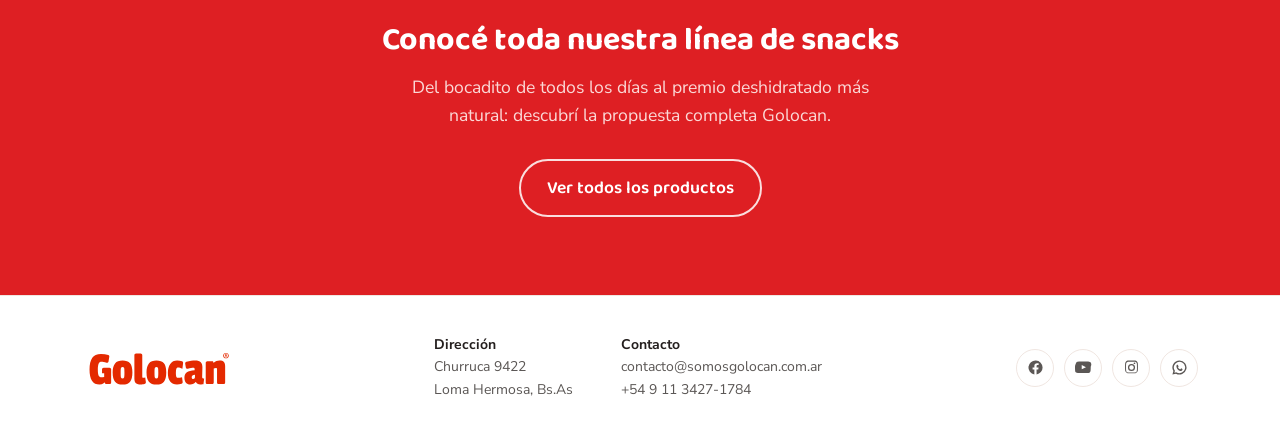
<file: deshidratados.html>
<!DOCTYPE html>
<html lang="es">
<head>
<meta charset="UTF-8">
<meta name="viewport" content="width=device-width, initial-scale=1.0">
<title>Deshidratados | Golocan®</title>
<link rel="stylesheet" href="styles.css">
<style>
  /* Botones verde (perros) */
  .btn-green{background:var(--green-600);color:#fff;border:2px solid var(--green-600);}
  .btn-green:hover{filter:brightness(0.94);}
  .btn-outline-green{background:transparent;color:var(--green-600);border:2px solid var(--green-600);}
  .btn-outline-green:hover{background:var(--green-600);color:#fff;}

  /* Botones violeta (gatos) */
  .btn-violet{background:var(--violet-600);color:#fff;border:2px solid var(--violet-600);}
  .btn-violet:hover{filter:brightness(0.94);}
  .btn-outline-violet{background:transparent;color:var(--violet-600);border:2px solid var(--violet-600);}
  .btn-outline-violet:hover{background:var(--violet-600);color:#fff;}

  /* ---------- Hero deshidratados ---------- */
  .top { background-color: var(--cream) }

  .desh-hero{
    position:relative;overflow:hidden;background:var(--cream);
  }
  .desh-hero .wrap{
    display:grid;grid-template-columns:1.05fr .95fr;gap:50px;align-items:center;
    padding-top:40px 10px 60px;
  }
  .desh-hero .eyebrow-pill{
    display:inline-flex;align-items:center;gap:8px;background:var(--green-600);
    color:#fff; font-family:var(--font-display);font-weight:800;font-size:1.05rem;
    letter-spacing:.3px;padding:10px 22px;border-radius:var(--radius-pill);margin-bottom:25px;
	}
  .desh-hero h1{font-size:44px;color:var(--ink);max-width:520px;}
  .desh-hero h1 span{color:var(--green-600);}
  .desh-hero p.lead{margin-top:18px;font-size:1.15rem;max-width:460px;}
  .desh-hero .badge-row{display:flex;gap:14px;flex-wrap:wrap;margin-top:30px;}
  .desh-hero .media-ph{
    height:auto;background:transparent;border:none;
    display:flex;align-items:center;justify-content:center;
  }
  .desh-hero .media-ph img{max-width:100%;width:100%;height:auto;}

  /* ---------- Product intro rows ---------- */
  .desh-section-head{text-align:center;max-width:640px;margin:0 auto 40px;}
  .desh-section-head .eyebrow{display:block;}
  .desh-section-head p{font-size:1.05rem;margin-top:10px;}

  /* ---------- Product grid (reuses pcard pattern from productos.html) ---------- */
  .grid-products{
    display:grid;grid-template-columns:repeat(4,1fr);gap:26px;margin-top:40px;
  }

  #para-gatos .grid-products {
    grid-template-columns: repeat(2, minmax(250px, 280px)); 
    justify-content: center;
  }

  .pcard{
    background:#fff;border:1px solid var(--line);border-radius:var(--radius-md);
    padding:20px 20px 24px;display:flex;flex-direction:column;text-align:center;
    box-shadow:var(--shadow-sm);transition:.18s ease;
  }

  .pcard:hover{transform:translateY(-4px);box-shadow:var(--shadow);}
  .pcard .media-ph{
    height:200px;margin-bottom:18px;border-radius:14px;background:#fff;
  }

  .pcard .media-ph svg{width:56px;height:56px;}
  .pcard .single-ing{
    display:inline-flex;align-self:center;
    font-size:11px;font-weight:800;letter-spacing:.4px;text-transform:uppercase;
    padding:4px 10px;border-radius:var(--radius-pill);margin-bottom:10px;
  }
  .pcard .pname{font-size:1.1rem;font-weight:700;color:var(--ink);min-height:40px;margin:14px 0;}
  .pcard .btn{margin-top:auto;}

  /* ---------- Color por especie: perros (verde) / gatos (violeta) ---------- */
  #para-perros .desh-section-head .eyebrow{color:var(--green-600);}
  #para-perros .pcard .media-ph{color:var(--green-600);}
  #para-perros .pcard .single-ing{background:var(--green-50);color:var(--green-600);}

  #para-gatos .desh-section-head .eyebrow{color:var(--violet-600);}
  #para-gatos .pcard .media-ph{color:var(--violet-600);}
  #para-gatos .pcard .single-ing{background:var(--violet-50);color:var(--violet-600);}

  #beneficios .desh-section-head .eyebrow{color:var(--green-600);}

  /* ---------- Íconos de especie sobre el título de cada sección ---------- */
  .species-icon{
    display:block;width:48px;height:48px;margin:0 auto 12px;
  }

  /* ---------- Divider between species sections ---------- */
  .species-block + .species-block{margin-top:70px;}

  /* ---------- Why choose grid ---------- */
  .why-grid{display:grid;grid-template-columns:repeat(5,1fr);gap:20px;margin-top:10px;}
  .why-card{
    text-align:center;display:flex;flex-direction:column;align-items:center;
  }
  .why-card .ico{
    width:120px;height:120px;border-radius:50%;background:var(--green-50);color:var(--green-600);
    display:flex;align-items:center;justify-content:center;margin:0 auto 18px;
  }
  .why-card .ico img{width:68px;height:68px;}
  .why-card p{font-family:var(--font-display);font-weight:700;color:var(--ink);font-size:1.2rem;line-height:1.3;}

  /* ---------- Closing CTA band ---------- */
  .desh-cta{background:var(--red-600);color:#fff;text-align:center;padding:64px 0;}
  .desh-cta h2{color:#fff;font-size:32px;max-width:560px;margin:0 auto 14px;}
  .desh-cta p{color:#FBD9D7;max-width:520px;margin:0 auto 30px;font-size:1.1rem;}

  .footer-logo img {filter: invert(34%) sepia(96%) saturate(7465%) hue-rotate(358deg) brightness(87%) contrast(106%);}

  @media (max-width:980px){
    .desh-hero .wrap{grid-template-columns:1fr;padding-top:40px;}
    .desh-hero h1{font-size:34px;}
    .grid-products{grid-template-columns:repeat(2,1fr);}
    #para-gatos .grid-products{grid-template-columns: 1fr}
    .why-grid{grid-template-columns:repeat(2,1fr);}
  }
  @media (max-width:560px){
    .grid-products{grid-template-columns:1fr;}
    .grid-products.cats{grid-template-columns:1fr;}
    .why-grid{grid-template-columns:2,1fr;}
  }
</style>
</head>
<body>

<header class="site-header">
  <div class="wrap">
    <a href="index.html" class="logo">
      <img src="img/logo.svg" height="50px">
    </a>
    <nav class="main-nav">
      <ul>
        <li><a href="productos.html" class="active">Productos</a></li>
        <li><a href="vende-golocan.html">Venta Mayorista</a></li>
        <li><a href="donde-comprar.html">¿Dónde comprar?</a></li>
        <li><a href="nosotros.html">Nosotros</a></li>
        <li><a href="contactanos.html">Contactanos</a></li>
        <li><a href="#">Venta Minorista</a></li>
      </ul>
    </nav>
    <button class="nav-toggle" aria-label="Abrir menú">
      <svg width="26" height="26" viewBox="0 0 24 24" fill="none" stroke="currentColor" stroke-width="2"><path d="M3 6h18M3 12h18M3 18h18"/></svg>
    </button>
  </div>
</header>

<div class="top">
	<div class="wrap">
		<div class="breadcrumb"><a href="index.html">Inicio</a><span class="sep">&gt;</span><a href="productos.html">Productos</a><span class="sep">&gt;</span><span class="current">Deshidratados</span>
		</div>
	</div>	
</div>


<!-- HERO -->
<section class="desh-hero">
  <div class="wrap">
    <div>
      <span class="eyebrow-pill">
        <svg width="16" height="16" viewBox="0 0 24 24" fill="none" stroke="currentColor" stroke-width="2.5"><path d="M20 6 9 17l-5-5"/></svg>
        1 solo ingrediente
      </span>
      <h1>Snacks <span>deshidratados</span>, sin aditivos ni conservantes.</h1>
      <p class="lead">Una forma saludable y natural de premiar, entretener y cuidar la salud de tu peludito.</p>
      <div class="badge-row">
        <a href="#para-perros" class="btn btn-outline-green">Para perros</a>
        <a href="#para-gatos" class="btn btn-outline-violet">Para gatos</a>
      </div>
    </div>
    <div class="media-ph">
      <img src="img/deshero.png" alt="Snacks deshidratados Golocan">
    </div>
  </div>
</section>

<!-- PARA PERROS -->
<section class="section" id="para-perros">
  <div class="wrap">
    <div class="species-block">
      <div class="desh-section-head">
        <img src="img/perro.svg" alt="" class="species-icon">
        <span class="eyebrow">Para perros</span>
        <h2 class="section-title center">Un premio, un ingrediente</h2>
        <p>Elegí la opción ideal para su tamaño y su momento de mordida: premiar, entretener o cuidar su salud dental.</p>
      </div>
      <div class="grid-products">

        <a href="chipsesofago-830.html" class="pcard">
          <div class="media-ph"><img src="img/830.png" alt="Chips de esófago"></div>
          <span class="single-ing">100% natural</span>
          <div class="pname">Chips de esófago</div>
          <span class="btn btn-outline-green btn-sm">Más información</span>
        </a>

        <a href="producto-detalle.html" class="pcard">
          <div class="media-ph">
            <svg viewBox="0 0 24 24" fill="none" stroke="currentColor" stroke-width="1.5"><path d="M4 12c0-2 1.5-3.5 3.5-3.5S11 10 11 12s-1.5 3.5-3.5 3.5S4 14 4 12Z"/><path d="M13 12c0-2 1.5-3.5 3.5-3.5S20 10 20 12s-1.5 3.5-3.5 3.5S13 14 13 12Z"/><path d="M11 12h2"/></svg>
          </div>
          <span class="single-ing">100% natural</span>
          <div class="pname">Tráquea vacuna</div>
          <span class="btn btn-outline-green btn-sm">Más información</span>
        </a>

        <a href="producto-detalle.html" class="pcard">
          <div class="media-ph">
            <svg viewBox="0 0 24 24" fill="none" stroke="currentColor" stroke-width="1.5"><path d="M4 12c0-2 1.5-3.5 3.5-3.5S11 10 11 12s-1.5 3.5-3.5 3.5S4 14 4 12Z"/><path d="M13 12c0-2 1.5-3.5 3.5-3.5S20 10 20 12s-1.5 3.5-3.5 3.5S13 14 13 12Z"/><path d="M11 12h2"/></svg>
          </div>
          <span class="single-ing">100% natural</span>
          <div class="pname">Rabo vacuno</div>
          <span class="btn btn-outline-green btn-sm">Más información</span>
        </a>

        <a href="producto-detalle.html" class="pcard">
          <div class="media-ph">
            <svg viewBox="0 0 24 24" fill="none" stroke="currentColor" stroke-width="1.5"><path d="M4 12c0-2 1.5-3.5 3.5-3.5S11 10 11 12s-1.5 3.5-3.5 3.5S4 14 4 12Z"/><path d="M13 12c0-2 1.5-3.5 3.5-3.5S20 10 20 12s-1.5 3.5-3.5 3.5S13 14 13 12Z"/><path d="M11 12h2"/></svg>
          </div>
          <span class="single-ing">100% natural</span>
          <div class="pname">Cartílago de oreja</div>
          <span class="btn btn-outline-green btn-sm">Más información</span>
        </a>

        <a href="producto-detalle.html" class="pcard">
          <div class="media-ph">
            <svg viewBox="0 0 24 24" fill="none" stroke="currentColor" stroke-width="1.5"><path d="M4 12c0-2 1.5-3.5 3.5-3.5S11 10 11 12s-1.5 3.5-3.5 3.5S4 14 4 12Z"/><path d="M13 12c0-2 1.5-3.5 3.5-3.5S20 10 20 12s-1.5 3.5-3.5 3.5S13 14 13 12Z"/><path d="M11 12h2"/></svg>
          </div>
          <span class="single-ing">100% natural</span>
          <div class="pname">Morro porcino</div>
          <span class="btn btn-outline-green btn-sm">Más información</span>
        </a>

      </div>
    </div>
  </div>
</section>

<!-- PARA GATOS -->
<section class="section bg-cream" id="para-gatos">
  <div class="wrap">
    <div class="species-block">
      <div class="desh-section-head">
        <img src="img/gato.svg" alt="" class="species-icon">
        <span class="eyebrow">Para gatos</span>
        <h2 class="section-title center">Snacks pensados para ellos</h2>
        <p>Opciones livianas y aromáticas, ideales para premiar sin descuidar su alimentación.</p>
      </div>
      <div class="grid-products">

        <a href="producto-detalle.html" class="pcard">
          <div class="media-ph">
            <svg viewBox="0 0 24 24" fill="none" stroke="currentColor" stroke-width="1.5"><path d="M8 3c-2 2-3 4.5-3 7a7 7 0 0 0 14 0c0-2.5-1-5-3-7"/><path d="M9 10c1 1 5 1 6 0"/></svg>
          </div>
          <span class="single-ing">100% natural</span>
          <div class="pname">Pulmón aireado</div>
          <span class="btn btn-outline-violet btn-sm">Más información</span>
        </a>

        <a href="producto-detalle.html" class="pcard">
          <div class="media-ph">
            <svg viewBox="0 0 24 24" fill="none" stroke="currentColor" stroke-width="1.5"><path d="M8 3c-2 2-3 4.5-3 7a7 7 0 0 0 14 0c0-2.5-1-5-3-7"/><path d="M9 10c1 1 5 1 6 0"/></svg>
          </div>
          <span class="single-ing">100% natural</span>
          <div class="pname">Hígado crunchy</div>
          <span class="btn btn-outline-violet btn-sm">Más información</span>
        </a>

      </div>
    </div>
  </div>
</section>

<!-- POR QUÉ ELEGIRLOS -->
<section class="section" id="beneficios">
  <div class="wrap">
    <div class="desh-section-head">
      <span class="eyebrow">Beneficios</span>
      <h2 class="section-title center">¿Por qué elegir nuestros deshidratados?</h2>
    </div>
    <div class="why-grid">
      <div class="why-card">
        <span class="ico">
          <img src="img/beneficio01.svg" alt="" width="68" height="68">
        </span>
        <p>Único ingrediente,<br>100% natural</p>
      </div>
      <div class="why-card">
        <span class="ico">
          <img src="img/beneficio02.svg" alt="" width="68" height="68">
        </span>
        <p>Fuente de<br>proteínas</p>
      </div>
      <div class="why-card">
        <span class="ico">
          <img src="img/beneficio03.svg" alt="" width="68" height="68">
        </span>
        <p>Salud<br>dental</p>
      </div>
      <div class="why-card">
        <span class="ico">
          <img src="img/beneficio04.svg" alt="" width="68" height="68">
        </span>
        <p>Fácil<br>digestión</p>
      </div>
      <div class="why-card">
        <span class="ico">
          <img src="img/beneficio05.svg" alt="" width="68" height="68">
        </span>
        <p>Entrenamiento y<br>reducción del estrés</p>
      </div>
    </div>
  </div>
</section>

<!-- CTA FINAL -->
<section class="desh-cta">
  <div class="wrap">
    <h2>Conocé toda nuestra línea de snacks</h2>
    <p>Del bocadito de todos los días al premio deshidratado más natural: descubrí la propuesta completa Golocan.</p>
    <a href="productos.html" class="btn btn-outline">Ver todos los productos</a>
  </div>
</section>

<div class="footer-bar"></div>

<footer class="site-footer" id="footer">
  <div class="wrap footer-row">
    <a href="index.html" class="footer-logo"><img src="img/logo.svg" color=#000 height="50px;"></a>
    <div class="footer-info">
      <div class="col"><strong>Dirección</strong>Churruca 9422<br>Loma Hermosa, Bs.As</div>
      <div class="col"><strong>Contacto</strong>contacto@somosgolocan.com.ar<br>+54 9 11 3427-1784</div>
    </div>
    <div class="footer-social">
      <a href="#" aria-label="Facebook"><svg width="17" height="17" viewBox="0 0 24 24" fill="currentColor"><path d="M22 12a10 10 0 1 0-11.6 9.9v-7H7.9V12h2.5V9.8c0-2.5 1.5-3.9 3.8-3.9 1.1 0 2.2.2 2.2.2v2.5h-1.3c-1.2 0-1.6.8-1.6 1.6V12h2.8l-.4 2.9h-2.4v7A10 10 0 0 0 22 12z"/></svg></a>
      <a href="#" aria-label="YouTube"><svg width="17" height="17" viewBox="0 0 24 24" fill="currentColor"><path d="M23 7.2s-.2-1.6-.9-2.3c-.8-.9-1.8-.9-2.2-1C16.9 3.7 12 3.7 12 3.7s-4.9 0-7.9.2c-.4 0-1.4.1-2.2 1-.7.7-.9 2.3-.9 2.3S0 9 0 10.9v1.9C0 14.7.2 16.5.2 16.5s.2 1.6.9 2.3c.8.9 1.9.8 2.4.9 1.7.2 7.5.2 7.5.2s4.9 0 7.9-.3c.4 0 1.4-.1 2.2-1 .7-.7.9-2.3.9-2.3s.2-1.8.2-3.7V10.9C23.2 9 23 7.2 23 7.2zM9.5 14.6V8.4l6 3.1-6 3.1z"/></svg></a>
      <a href="#" aria-label="Instagram"><svg width="17" height="17" viewBox="0 0 24 24" fill="currentColor"><path d="M12 2c2.7 0 3.1 0 4.1.1 1.1 0 1.8.2 2.2.4.6.2 1 .5 1.4.9.4.4.7.8.9 1.4.2.4.4 1.1.4 2.2.1 1 .1 1.4.1 4.1s0 3.1-.1 4.1c0 1.1-.2 1.8-.4 2.2-.2.6-.5 1-.9 1.4-.4.4-.8.7-1.4.9-.4.2-1.1.4-2.2.4-1 .1-1.4.1-4.1.1s-3.1 0-4.1-.1c-1.1 0-1.8-.2-2.2-.4-.6-.2-1-.5-1.4-.9-.4-.4-.7-.8-.9-1.4-.2-.4-.4-1.1-.4-2.2-.1-1-.1-1.4-.1-4.1s0-3.1.1-4.1c0-1.1.2-1.8.4-2.2.2-.6.5-1 .9-1.4.4-.4.8-.7 1.4-.9.4-.2 1.1-.4 2.2-.4C8.9 2 9.3 2 12 2zm0 1.8c-2.6 0-3 0-4 .1-.9 0-1.4.2-1.7.3-.4.2-.7.3-1 .6-.3.3-.5.6-.6 1-.1.3-.3.8-.3 1.7-.1 1-.1 1.3-.1 4s0 3 .1 4c0 .9.2 1.4.3 1.7.2.4.3.7.6 1 .3.3.6.5 1 .6.3.1.8.3 1.7.3 1 .1 1.3.1 4 .1s3 0 4-.1c.9 0 1.4-.2 1.7-.3.4-.2.7-.3 1-.6.3-.3.5-.6.6-1 .1-.3.3-.8.3-1.7.1-1 .1-1.3.1-4s0-3-.1-4c0-.9-.2-1.4-.3-1.7-.2-.4-.3-.7-.6-1-.3-.3-.6-.5-1-.6-.3-.1-.8-.3-1.7-.3-1-.1-1.3-.1-4-.1zM12 7a5 5 0 1 1 0 10 5 5 0 0 1 0-10zm0 1.8a3.2 3.2 0 1 0 0 6.4 3.2 3.2 0 0 0 0-6.4zM17.4 6a1.2 1.2 0 1 1-2.4 0 1.2 1.2 0 0 1 2.4 0z"/></svg></a>
      <a href="#" aria-label="WhatsApp"><svg width="17" height="17" viewBox="0 0 24 24" fill="currentColor"><path d="M12 2a10 10 0 0 0-8.6 15.1L2 22l5-1.3A10 10 0 1 0 12 2zm0 18a8 8 0 0 1-4.1-1.1l-.3-.2-2.8.7.7-2.7-.2-.3A8 8 0 1 1 12 20zm4.4-5.9c-.2-.1-1.4-.7-1.6-.8-.2-.1-.4-.1-.6.1-.2.2-.6.8-.8 1-.1.2-.3.2-.5.1-1.2-.6-2-1-2.8-2.3-.2-.3 0-.5.1-.6l.4-.5c.1-.2.1-.4 0-.6-.1-.2-.6-1.4-.8-1.9-.2-.5-.4-.4-.5-.4h-.5c-.2 0-.5.2-.6.4-.6.7-.6 1.5-.5 2.4.2 1.7 1 3.1 2.6 4.4 1.7 1.4 3 1.6 4.1 1.4.7-.1 1.5-.6 1.7-1.3.2-.6.2-1.1.1-1.2-.1-.1-.2-.1-.4-.2z"/></svg></a>
    </div>
  </div>
</footer>

<script>
  const menuToggle = document.querySelector('.nav-toggle');
  const navLinks = document.querySelector('.main-nav');

  menuToggle.addEventListener('click', () => {
      navLinks.classList.toggle('active');
  });
</script>

</body>
</html>
</file>
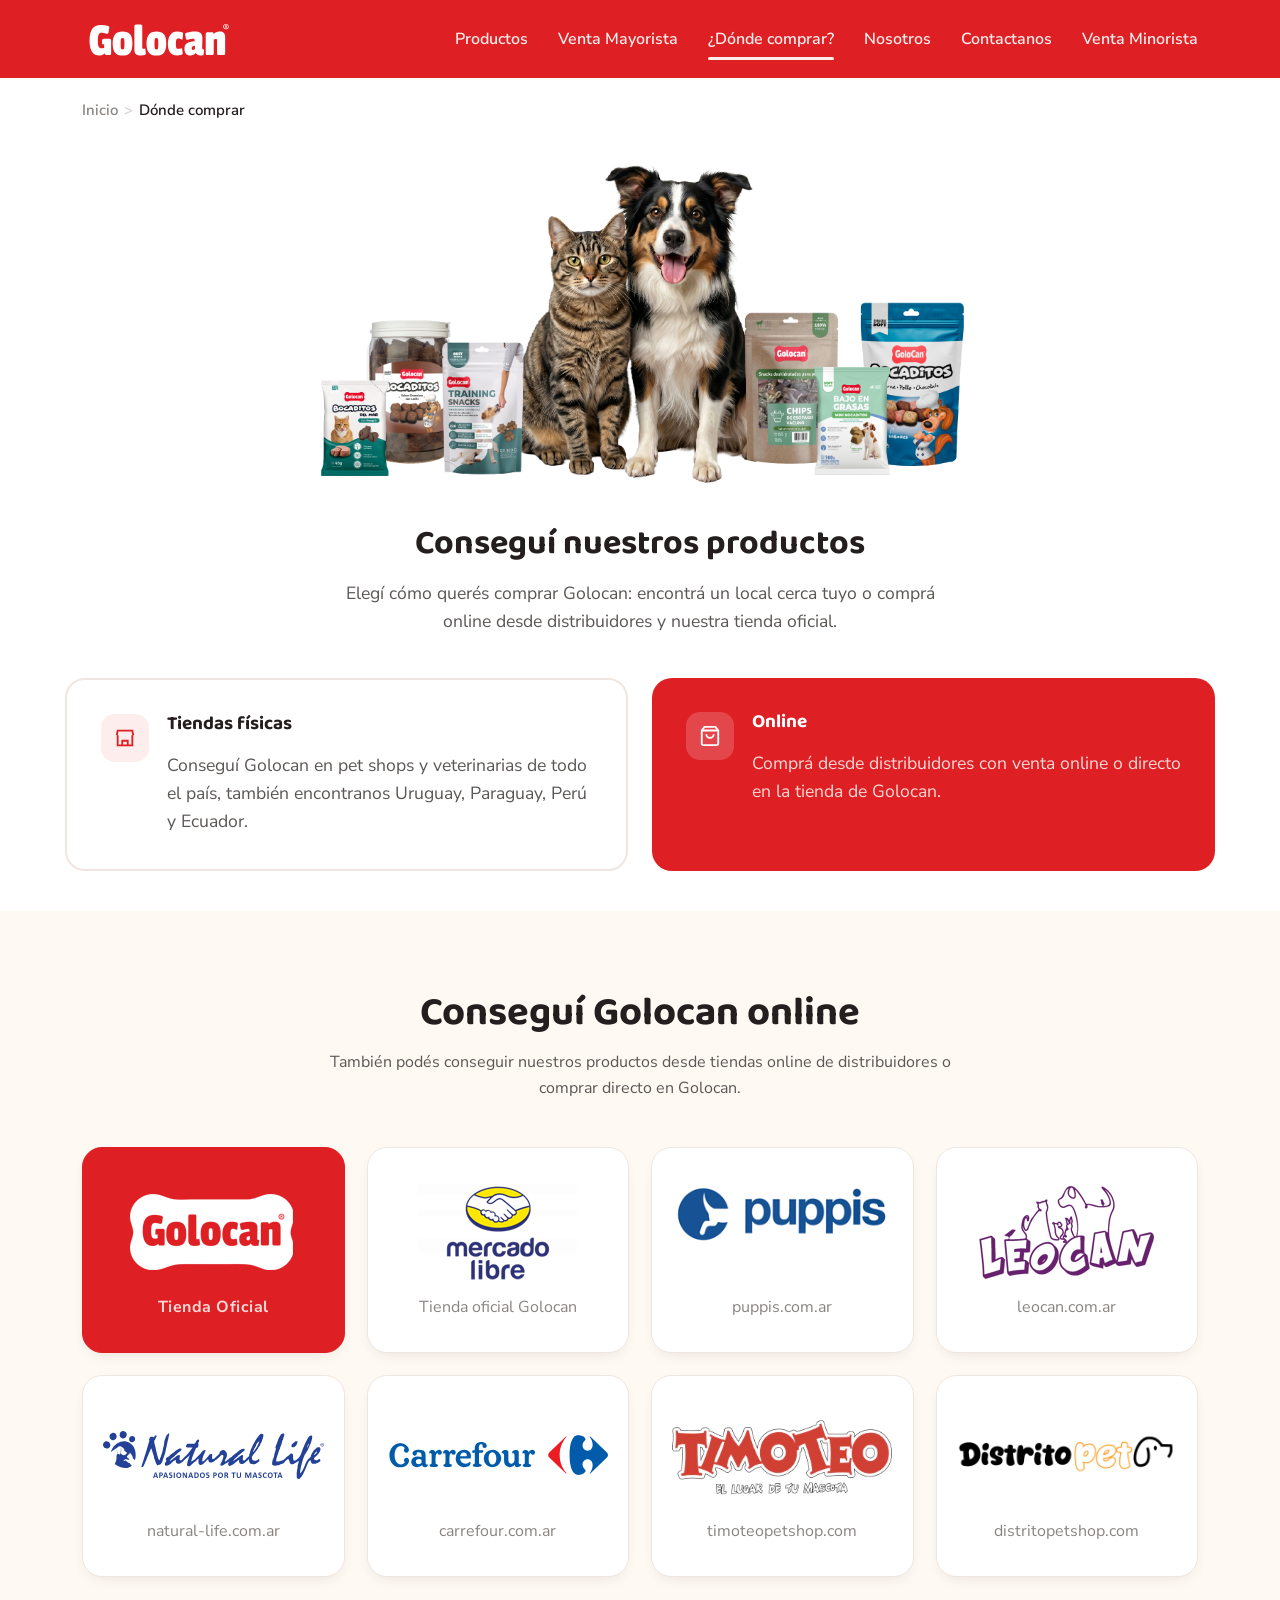
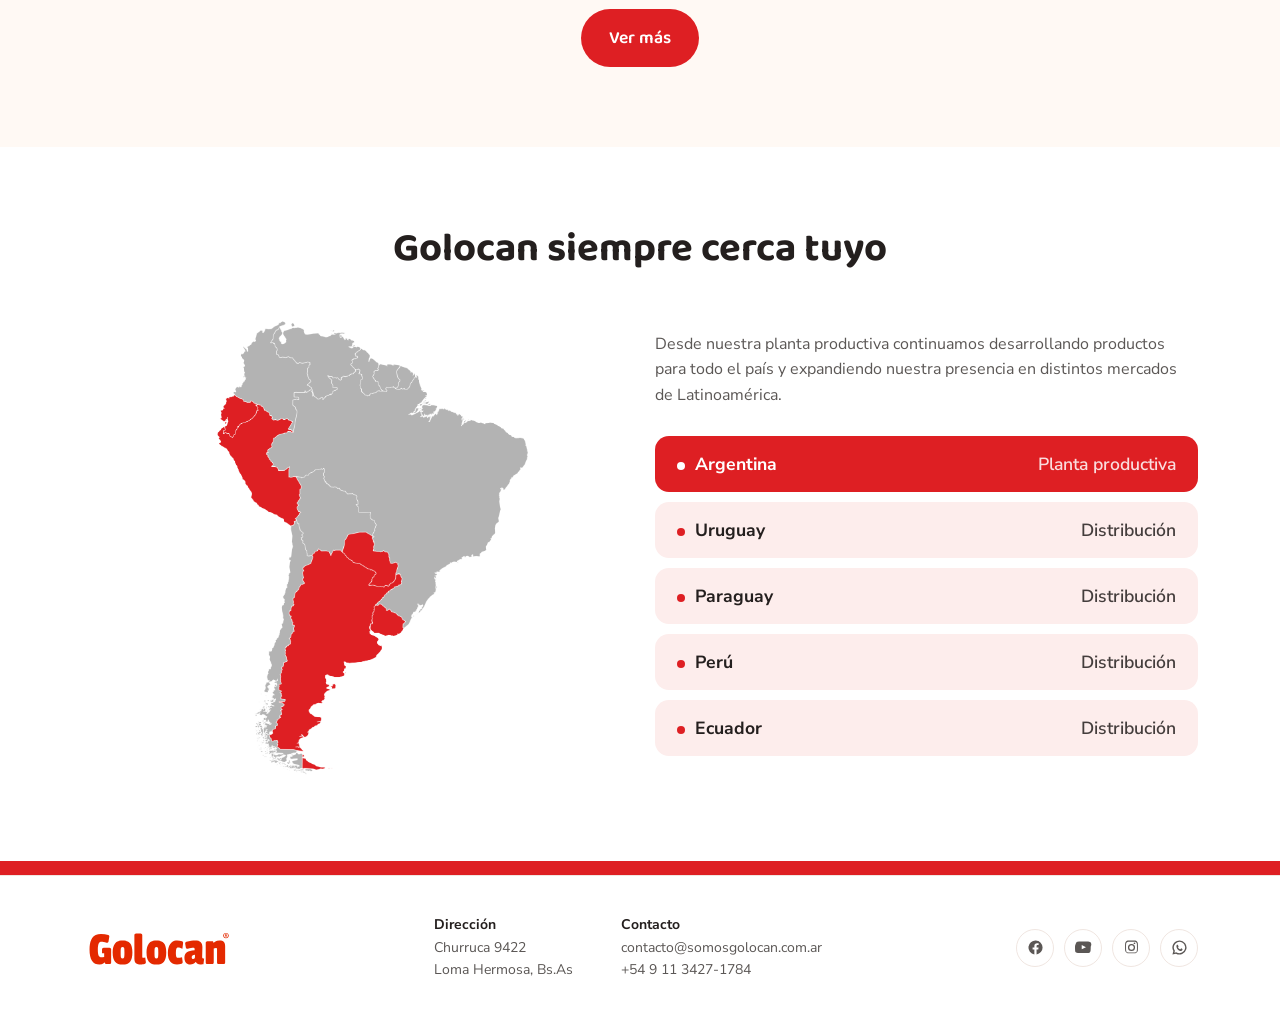
<file: donde-comprar.html>
<!DOCTYPE html>
<html lang="es">
<head>
<meta charset="UTF-8">
<meta name="viewport" content="width=device-width, initial-scale=1.0">
<title>¿Dónde comprar? | Golocan®</title>
<link rel="stylesheet" href="styles.css">
<style>
  .dc-top{text-align:center;padding:30px 15px 40px;}
  .dc-top .media-ph{max-width: 60%;margin:0 auto 30px; background: #fff;}
  .dc-top h1{font-size:34px;}
  .dc-top p{max-width:600px;margin:16px auto 0;font-size:1.1rem;}

  .choice-grid{display:grid;grid-template-columns:1fr 1fr;gap:24px;margin-top:42px;}
  .choice-card{border-radius:var(--radius-md);padding:34px 34px;display:flex;gap:18px;align-items:flex-start;}
  .choice-card.outline{border:2px solid var(--line);}
  .choice-card.solid{background:var(--red-600);color:#fff;}
  .choice-card .ico{
    width:48px;height:48px;border-radius:14px;display:flex;align-items:center;justify-content:center;flex-shrink:0;
  }
  .choice-card.outline .ico{background:var(--red-50);color:var(--red-600);}
  .choice-card.solid .ico{background:rgba(255,255,255,.18);color:#fff;}
  .choice-card h3{font-size:19px;margin-bottom:8px;}
  .choice-card.solid h3{color:#fff;}
  .choice-card p{font-size:1.1rem;}
  .choice-card.solid p{color:#FBD9D7;}

  .map-block{display:grid;grid-template-columns:1fr 1fr;gap:30px;margin-top:34px;}

  .channels-grid{display:grid;grid-template-columns:repeat(4,1fr);gap:22px;margin-top:38px;}
  .channel-card{
    border:1px solid var(--line);border-radius:var(--radius-md);padding:34px 20px;
    display:flex;flex-direction:column;align-items:center;gap:14px;text-align:center;
    box-shadow:var(--shadow-sm); background: #fff; justify-content:space-between;
  }
  .channel-card.official{background:var(--red-600);color:#fff;border-color:var(--red-600);}
  .channel-card .brand{font-family:var(--font-display);font-weight:800;font-size:18px;}
  .channel-card .brand.tienda{font-size:21px;}
  .channel-card .domain{font-size:1rem;color:var(--slate-soft);}
  .channel-card.official .domain{color:#FBD9D7;}
  .channel-card.official .tag{font-size:1rem;letter-spacing:.5px;font-weight:700;color:#FBD9D7;}

  .countries{display:flex;flex-direction:column;gap:10px;}
  .country-row{
    display:flex;justify-content:space-between;align-items:center;
    padding:16px 22px;border-radius:14px;font-weight:700;font-size:1.1rem;
  }
  .country-row .dot{width:8px;height:8px;border-radius:50%;display:inline-block;margin-right:10px;}
  .country-row.main{background:var(--red-600);color:#fff;}
  .country-row.main .dot{background:#fff;}
  .country-row:not(.main){background:var(--red-50);color:var(--ink);}
  .country-row:not(.main) .dot{background:var(--red-600);}
  .country-row span.tag{font-weight:600;font-size:1.1rem;opacity:.85;}
  .media-ph .mapa {max-width: 70%; justify-content: center; align-items: center;}


  .footer-logo img {filter: invert(34%) sepia(96%) saturate(7465%) hue-rotate(358deg) brightness(87%) contrast(106%);}

  #map, #online{scroll-margin-top: 50px;}

  @media (max-width:980px){
    .choice-grid{grid-template-columns:1fr;}
    .map-block{grid-template-columns:1fr;}
    .channels-grid{grid-template-columns:repeat(2,1fr);}
    .dc-top .media-ph{width:100%;}
  }
  @media (max-width:560px){.channels-grid{grid-template-columns:1fr;}}
</style>
</head>
<body>

<header class="site-header">
  <div class="wrap">
    <a href="index.html" class="logo">
      <img src="img/logo.svg" height="50px">
    </a>
    <nav class="main-nav">
      <ul>
        <li><a href="productos.html">Productos</a></li>
        <li><a href="vende-golocan.html">Venta Mayorista</a></li>
        <li><a href="donde-comprar.html" class="active">¿Dónde comprar?</a></li>
        <li><a href="nosotros.html">Nosotros</a></li>
        <li><a href="contactanos.html">Contactanos</a></li>
        <li><a href="#">Venta Minorista</a></li>
      </ul>
    </nav>
    <button class="nav-toggle" aria-label="Abrir menú">
      <svg width="26" height="26" viewBox="0 0 24 24" fill="none" stroke="currentColor" stroke-width="2"><path d="M3 6h18M3 12h18M3 18h18"/></svg>
    </button>
  </div>
</header>

<div class="wrap">
  <div class="breadcrumb"><a href="index.html">Inicio</a><span class="sep">&gt;</span><span class="current">Dónde comprar</span></div>
</div>

<section class="wrap dc-top">
  <div class="media-ph"><img src="img/compra.png"></div>
  <h1>Conseguí nuestros productos</h1>
  <p>Elegí cómo querés comprar Golocan: encontrá un local cerca tuyo o comprá online desde distribuidores y nuestra tienda oficial.</p>

  <div class="choice-grid" style="text-align:left;">
    <div class="choice-card outline">
      <span class="ico"><svg width="22" height="22" viewBox="0 0 24 24" fill="none" stroke="currentColor" stroke-width="2"><path d="M3 9l1-5h16l1 5M4 9v11h16V9M9 21v-6h6v6"/></svg></span>
      <div >
        <a href="#map">
        <h3>Tiendas físicas</h3>
        <p>Conseguí Golocan en pet shops y veterinarias de todo el país, también encontranos Uruguay, Paraguay, Perú y Ecuador.</p>
        </a>
      </div>
    </div>
    <div class="choice-card solid" >
      <span class="ico"><svg width="22" height="22" viewBox="0 0 24 24" fill="none" stroke="currentColor" stroke-width="2"><path d="M6 2L3 6v14a2 2 0 002 2h14a2 2 0 002-2V6l-3-4z"/><path d="M3 6h18M16 10a4 4 0 01-8 0"/></svg></span>
      <div>
        <a href="#online">
        <h3>Online</h3>
        <p>Comprá desde distribuidores con venta online o directo en la tienda de Golocan.</p>
      </a>
      </div>
    </div>
  </div>
</section>


<section class="section bg-cream">
  <div class="wrap" id="online">
    <div class="section-head center">
      <h2 class="section-title center">Conseguí Golocan online</h2>
      <p class="section-sub center">También podés conseguir nuestros productos desde tiendas online de distribuidores o comprar directo en Golocan.</p>
    </div>

    <div class="channels-grid">
      <div class="channel-card official">
        <img src="img/golocan.png">
        <span class="tag">Tienda Oficial</span>
      </div>
      <div class="channel-card">
        <img src="img/ML.png">
        <span class="domain">Tienda oficial Golocan</span>
      </div>
      <div class="channel-card">
        <img src="img/puppis.png">
        <span class="domain">puppis.com.ar</span>
      </div>
      <div class="channel-card">
        <img src="img/Leocan.webp">
        <span class="domain">leocan.com.ar</span>
      </div>
      <div class="channel-card">
        <img src="img/natural-life.svg" height="90">
        <span class="domain">natural-life.com.ar</span>
      </div>
      <div class="channel-card">
        <img src="img/carrefour-c.svg" height="90">
        <span class="domain">carrefour.com.ar</span>
      </div>
      <div class="channel-card">
        <img src="img/Timoteo.webp">
        <span class="domain">timoteopetshop.com</span>
      </div>
      <div class="channel-card">
        <img src="img/Distritopet.webp">
        <span class="domain">distritopetshop.com</span>
      </div>
    </div>

    <div class="text-center mt-32">
      <a href="#" class="btn btn-primary">Ver más</a>
    </div>
  </div>
</section>

<section class="section">
  <div class="wrap">
    <div class="section-head center" id="map">
      <h2 class="section-title center">Golocan siempre cerca tuyo</h2>
    </div>

    <div class="map-block">
      <div class="media-ph"><img class="mapa" src="img/map.png"></div>
    <div>
      <p class="section-sub mt-32" style="margin-top:14px;margin-bottom:28px;">Desde nuestra planta productiva continuamos desarrollando productos para todo el país y expandiendo nuestra presencia en distintos mercados de Latinoamérica.</p>
      <div class="countries">
        <div class="country-row main"><span><span class="dot"></span>Argentina</span><span class="tag">Planta productiva</span></div>
        <div class="country-row"><span><span class="dot"></span>Uruguay</span><span class="tag">Distribución</span></div>
        <div class="country-row"><span><span class="dot"></span>Paraguay</span><span class="tag">Distribución</span></div>
        <div class="country-row"><span><span class="dot"></span>Perú</span><span class="tag">Distribución</span></div>
        <div class="country-row"><span><span class="dot"></span>Ecuador</span><span class="tag">Distribución</span></div>
      </div>
  </div>
</section>

<div class="footer-bar"></div>

<footer class="site-footer" id="footer">
  <div class="wrap footer-row">
    <a href="index.html" class="footer-logo"><img src="img/logo.svg" color=#000 height="50px;"></a>
    <div class="footer-info">
      <div class="col"><strong>Dirección</strong>Churruca 9422<br>Loma Hermosa, Bs.As</div>
      <div class="col"><strong>Contacto</strong>contacto@somosgolocan.com.ar<br>+54 9 11 3427-1784</div>
    </div>
    <div class="footer-social">
      <a href="#" aria-label="Facebook"><svg width="17" height="17" viewBox="0 0 24 24" fill="currentColor"><path d="M22 12a10 10 0 1 0-11.6 9.9v-7H7.9V12h2.5V9.8c0-2.5 1.5-3.9 3.8-3.9 1.1 0 2.2.2 2.2.2v2.5h-1.3c-1.2 0-1.6.8-1.6 1.6V12h2.8l-.4 2.9h-2.4v7A10 10 0 0 0 22 12z"/></svg></a>
      <a href="#" aria-label="YouTube"><svg width="17" height="17" viewBox="0 0 24 24" fill="currentColor"><path d="M23 7.2s-.2-1.6-.9-2.3c-.8-.9-1.8-.9-2.2-1C16.9 3.7 12 3.7 12 3.7s-4.9 0-7.9.2c-.4 0-1.4.1-2.2 1-.7.7-.9 2.3-.9 2.3S0 9 0 10.9v1.9C0 14.7.2 16.5.2 16.5s.2 1.6.9 2.3c.8.9 1.9.8 2.4.9 1.7.2 7.5.2 7.5.2s4.9 0 7.9-.3c.4 0 1.4-.1 2.2-1 .7-.7.9-2.3.9-2.3s.2-1.8.2-3.7V10.9C23.2 9 23 7.2 23 7.2zM9.5 14.6V8.4l6 3.1-6 3.1z"/></svg></a>
      <a href="#" aria-label="Instagram"><svg width="17" height="17" viewBox="0 0 24 24" fill="currentColor"><path d="M12 2c2.7 0 3.1 0 4.1.1 1.1 0 1.8.2 2.2.4.6.2 1 .5 1.4.9.4.4.7.8.9 1.4.2.4.4 1.1.4 2.2.1 1 .1 1.4.1 4.1s0 3.1-.1 4.1c0 1.1-.2 1.8-.4 2.2-.2.6-.5 1-.9 1.4-.4.4-.8.7-1.4.9-.4.2-1.1.4-2.2.4-1 .1-1.4.1-4.1.1s-3.1 0-4.1-.1c-1.1 0-1.8-.2-2.2-.4-.6-.2-1-.5-1.4-.9-.4-.4-.7-.8-.9-1.4-.2-.4-.4-1.1-.4-2.2-.1-1-.1-1.4-.1-4.1s0-3.1.1-4.1c0-1.1.2-1.8.4-2.2.2-.6.5-1 .9-1.4.4-.4.8-.7 1.4-.9.4-.2 1.1-.4 2.2-.4C8.9 2 9.3 2 12 2zm0 1.8c-2.6 0-3 0-4 .1-.9 0-1.4.2-1.7.3-.4.2-.7.3-1 .6-.3.3-.5.6-.6 1-.1.3-.3.8-.3 1.7-.1 1-.1 1.3-.1 4s0 3 .1 4c0 .9.2 1.4.3 1.7.2.4.3.7.6 1 .3.3.6.5 1 .6.3.1.8.3 1.7.3 1 .1 1.3.1 4 .1s3 0 4-.1c.9 0 1.4-.2 1.7-.3.4-.2.7-.3 1-.6.3-.3.5-.6.6-1 .1-.3.3-.8.3-1.7.1-1 .1-1.3.1-4s0-3-.1-4c0-.9-.2-1.4-.3-1.7-.2-.4-.3-.7-.6-1-.3-.3-.6-.5-1-.6-.3-.1-.8-.3-1.7-.3-1-.1-1.3-.1-4-.1zM12 7a5 5 0 1 1 0 10 5 5 0 0 1 0-10zm0 1.8a3.2 3.2 0 1 0 0 6.4 3.2 3.2 0 0 0 0-6.4zM17.4 6a1.2 1.2 0 1 1-2.4 0 1.2 1.2 0 0 1 2.4 0z"/></svg></a>
      <a href="#" aria-label="WhatsApp"><svg width="17" height="17" viewBox="0 0 24 24" fill="currentColor"><path d="M12 2a10 10 0 0 0-8.6 15.1L2 22l5-1.3A10 10 0 1 0 12 2zm0 18a8 8 0 0 1-4.1-1.1l-.3-.2-2.8.7.7-2.7-.2-.3A8 8 0 1 1 12 20zm4.4-5.9c-.2-.1-1.4-.7-1.6-.8-.2-.1-.4-.1-.6.1-.2.2-.6.8-.8 1-.1.2-.3.2-.5.1-1.2-.6-2-1-2.8-2.3-.2-.3 0-.5.1-.6l.4-.5c.1-.2.1-.4 0-.6-.1-.2-.6-1.4-.8-1.9-.2-.5-.4-.4-.5-.4h-.5c-.2 0-.5.2-.6.4-.6.7-.6 1.5-.5 2.4.2 1.7 1 3.1 2.6 4.4 1.7 1.4 3 1.6 4.1 1.4.7-.1 1.5-.6 1.7-1.3.2-.6.2-1.1.1-1.2-.1-.1-.2-.1-.4-.2z"/></svg></a>
    </div>
  </div>
</footer>

<script>
  const menuToggle = document.querySelector('.nav-toggle');
  const navLinks = document.querySelector('.main-nav');

  menuToggle.addEventListener('click', () => {
      navLinks.classList.toggle('active');
  });


</script>

</body>
</html>
</file>
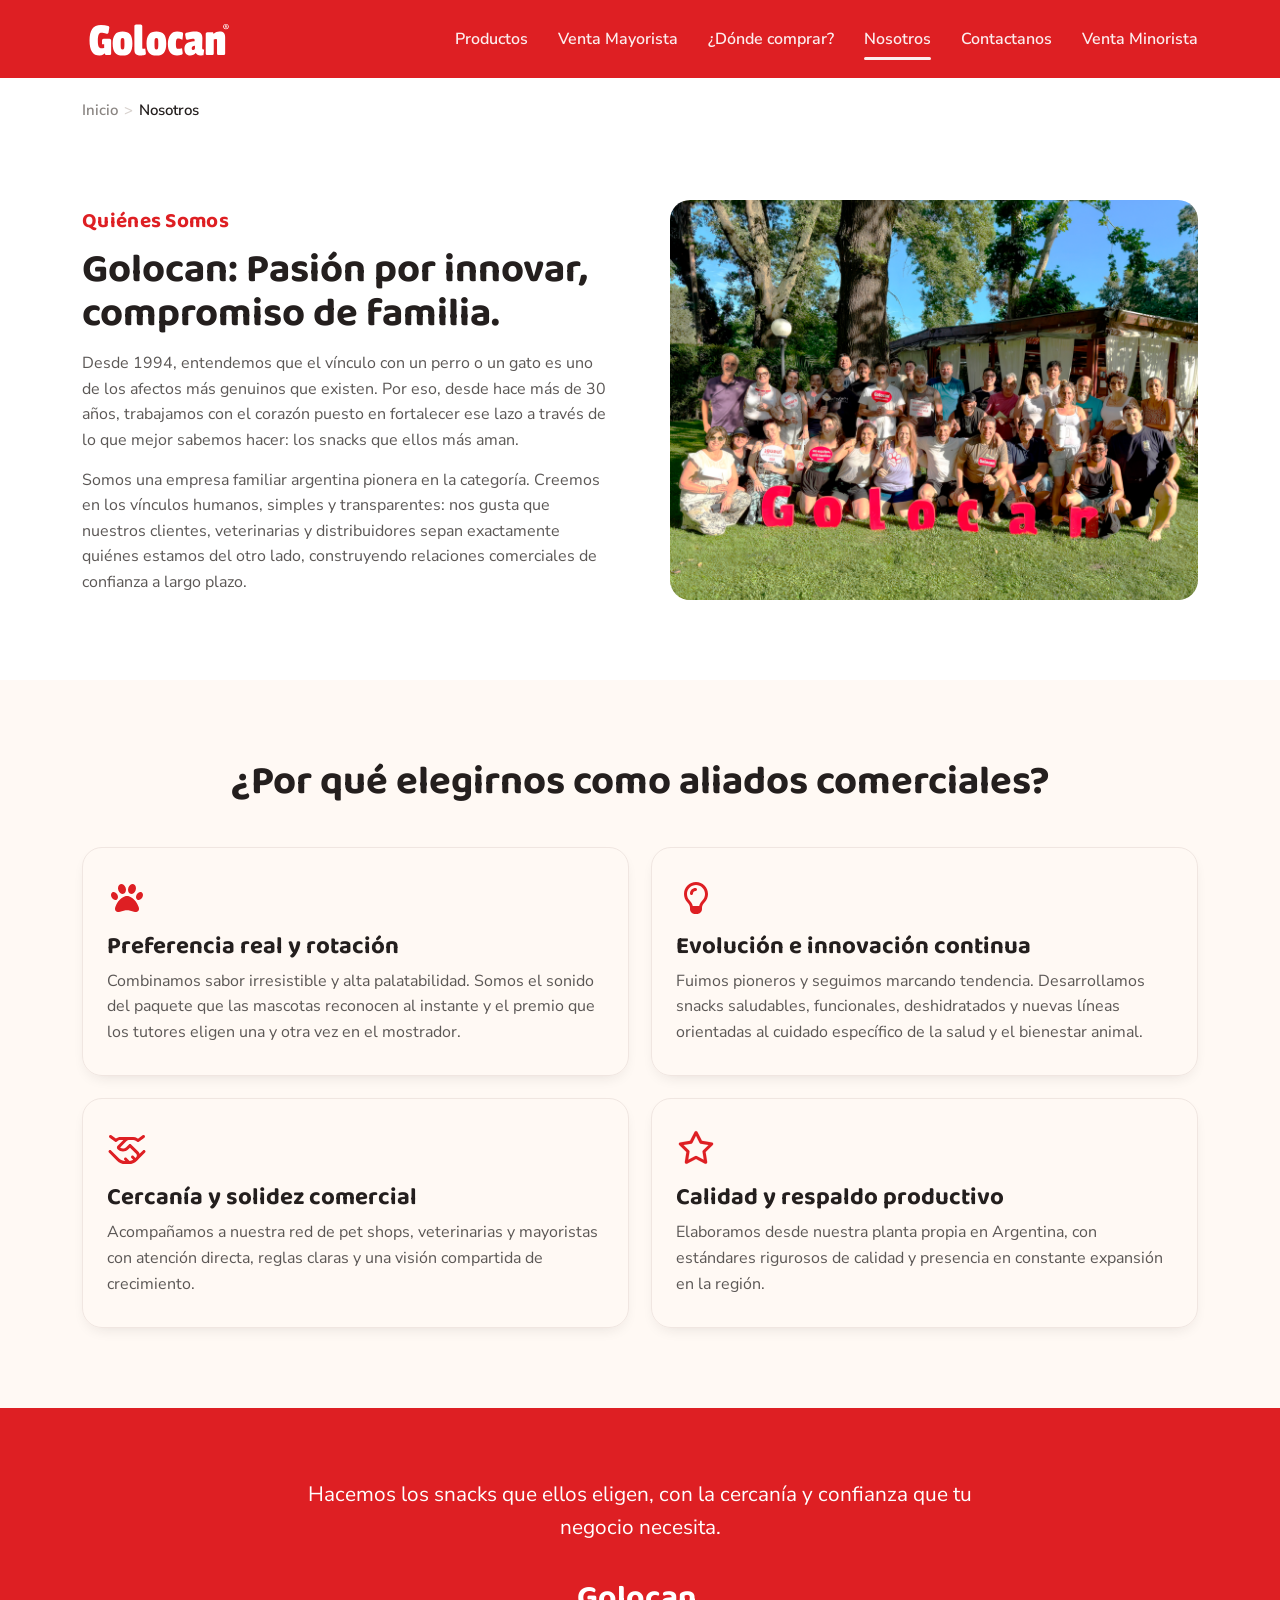
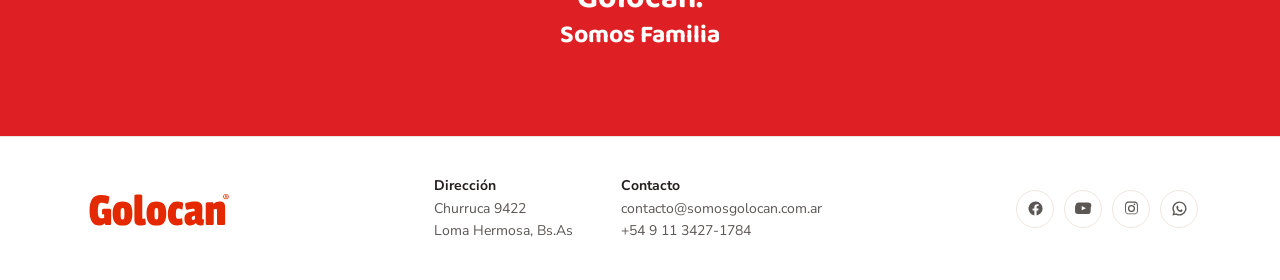
<file: nosotros.html>
<!DOCTYPE html>
<html lang="es">
<head>
<meta charset="UTF-8">
<meta name="viewport" content="width=device-width, initial-scale=1.0">
<title>Nosotros | Golocan®</title>
<link rel="stylesheet" href="styles.css">
<style>
  .row{display:grid;grid-template-columns:1fr 1fr;gap:60px;align-items:center;}
  .row .media-ph{height:400px;}
  .row.reverse{direction:rtl;}
  .row.reverse > *{direction:ltr;}

  .diff-grid{display:grid;grid-template-columns:repeat(2,1fr);gap:22px;margin-top:42px;}
  .diff-card{border:1px solid var(--line);border-radius:var(--radius-md);padding:30px 24px;text-align:left;box-shadow:var(--shadow-sm);}
  .diff-card .big{font-family:var(--font-display);font-weight:800;font-size:32px;color:var(--red-600);}
  .diff-card .ico{color:var(--red-600);margin-bottom:8px;}
  .diff-card h3{font-size:1.5rem;margin:10px 0 8px;}
  .diff-card p{font-size:1rem;}

  .family-band{background:var(--red-600);color:#fff;text-align:center;padding:70px 0;}
  .family-band h2{color:#fff;font-size:32px; margin:36px auto 0; }
  .family-band p{color:#fff;max-width:680px;margin:0 auto 36px; font-size: 1.3rem}
  .family-band .media-ph{height:300px;background:rgba(255,255,255,.12);}
  .family-band .media-ph span{color:#fff;}


  .footer-logo img {filter: invert(34%) sepia(96%) saturate(7465%) hue-rotate(358deg) brightness(87%) contrast(106%);}

  @media (max-width:980px){
    .row{grid-template-columns:1fr;}
    .row.reverse{direction:ltr;}
    .diff-grid{grid-template-columns:1fr;}
    .final-ctas{flex-direction:column;align-items:center;}
  }
</style>
</head>
<body>

<header class="site-header">
  <div class="wrap">
    <a href="index.html" class="logo">
      <img src="img/logo.svg" height="50px">
    </a>
    <nav class="main-nav">
      <ul>
        <li><a href="productos.html">Productos</a></li>
        <li><a href="vende-golocan.html">Venta Mayorista</a></li>
        <li><a href="donde-comprar.html">¿Dónde comprar?</a></li>
        <li><a href="nosotros.html" class="active">Nosotros</a></li>
        <li><a href="contactanos.html">Contactanos</a></li>
        <li><a href="#">Venta Minorista</a></li>
      </ul>
    </nav>
    <button class="nav-toggle" aria-label="Abrir menú">
      <svg width="26" height="26" viewBox="0 0 24 24" fill="none" stroke="currentColor" stroke-width="2"><path d="M3 6h18M3 12h18M3 18h18"/></svg>
    </button>
  </div>
</header>

<div class="wrap">
  <div class="breadcrumb"><a href="index.html">Inicio</a><span class="sep">&gt;</span><span class="current">Nosotros</span></div>
</div>

<section class="section">
  <div class="wrap row">
    <div>
      <span class="eyebrow">Quiénes Somos</span>
      <h1 class="section-title" style="font-size:40px;">Golocan: Pasión por innovar, compromiso de familia.</h1>
      <p class="section-sub">Desde 1994, entendemos que el vínculo con un perro o un gato es uno de los afectos más genuinos que existen. Por eso, desde hace más de 30 años, trabajamos con el corazón puesto en fortalecer ese lazo a través de lo que mejor sabemos hacer: los snacks que ellos más aman. </p>
      <p class="section-sub"> Somos una empresa familiar argentina pionera en la categoría. Creemos en los vínculos humanos, simples y transparentes: nos gusta que nuestros clientes, veterinarias y distribuidores sepan exactamente quiénes estamos del otro lado, construyendo relaciones comerciales de confianza a largo plazo.</p>
    </div>
    <div class="media-ph"><img src="img/nosotros.png" alt="Golocan - Nosotros"></div>
  </div>
</section>

<section class="section bg-cream">
  <div class="wrap">
    <h2 class="section-title center">¿Por qué elegirnos como aliados comerciales?</h2>
    <div class="diff-grid">
      <div class="diff-card">
      	<span class="ico"> 
      		<svg xmlns="http://www.w3.org/2000/svg" width="40" height="40" viewBox="0 0 640 640" fill="currentColor"><!--!Font Awesome Free v7.3.1 by @fontawesome - https://fontawesome.com License - https://fontawesome.com/license/free Copyright 2026 Fonticons, Inc.--><path d="M298.5 156.9C312.8 199.8 298.2 243.1 265.9 253.7C233.6 264.3 195.8 238.1 181.5 195.2C167.2 152.3 181.8 109 214.1 98.4C246.4 87.8 284.2 114 298.5 156.9zM164.4 262.6C183.3 295 178.7 332.7 154.2 346.7C129.7 360.7 94.5 345.8 75.7 313.4C56.9 281 61.4 243.3 85.9 229.3C110.4 215.3 145.6 230.2 164.4 262.6zM133.2 465.2C185.6 323.9 278.7 288 320 288C361.3 288 454.4 323.9 506.8 465.2C510.4 474.9 512 485.3 512 495.7L512 497.3C512 523.1 491.1 544 465.3 544C453.8 544 442.4 542.6 431.3 539.8L343.3 517.8C328 514 312 514 296.7 517.8L208.7 539.8C197.6 542.6 186.2 544 174.7 544C148.9 544 128 523.1 128 497.3L128 495.7C128 485.3 129.6 474.9 133.2 465.2zM485.8 346.7C461.3 332.7 456.7 295 475.6 262.6C494.5 230.2 529.6 215.3 554.1 229.3C578.6 243.3 583.2 281 564.3 313.4C545.4 345.8 510.3 360.7 485.8 346.7zM374.1 253.7C341.8 243.1 327.2 199.8 341.5 156.9C355.8 114 393.6 87.8 425.9 98.4C458.2 109 472.8 152.3 458.5 195.2C444.2 238.1 406.4 264.3 374.1 253.7z"/></svg>
      	</span>
      	<h3>Preferencia real y rotación</h3>
        <p>Combinamos sabor irresistible y alta palatabilidad. Somos el sonido del paquete que las mascotas reconocen al instante y el premio que los tutores eligen una y otra vez en el mostrador.</p>
      </div>
      <div class="diff-card">
        <span class="ico"> 
        	<svg xmlns="http://www.w3.org/2000/svg" width="40" height="40" viewBox="0 0 640 640" fill="currentColor"><!--!Font Awesome Free v7.3.1 by @fontawesome - https://fontawesome.com License - https://fontawesome.com/license/free Copyright 2026 Fonticons, Inc.--><path d="M424.5 355.1C449 329.2 464 294.4 464 256C464 176.5 399.5 112 320 112C240.5 112 176 176.5 176 256C176 294.4 191 329.2 215.5 355.1C236.8 377.5 260.4 409.1 268.8 448L371.2 448C379.6 409 403.2 377.5 424.5 355.1zM459.3 388.1C435.7 413 416 443.4 416 477.7L416 496C416 540.2 380.2 576 336 576L304 576C259.8 576 224 540.2 224 496L224 477.7C224 443.4 204.3 413 180.7 388.1C148 353.7 128 307.2 128 256C128 150 214 64 320 64C426 64 512 150 512 256C512 307.2 492 353.7 459.3 388.1zM272 248C272 261.3 261.3 272 248 272C234.7 272 224 261.3 224 248C224 199.4 263.4 160 312 160C325.3 160 336 170.7 336 184C336 197.3 325.3 208 312 208C289.9 208 272 225.9 272 248z"/></svg>
        </span>
        <h3>Evolución e innovación continua</h3>
        <p>Fuimos pioneros y seguimos marcando tendencia. Desarrollamos snacks saludables, funcionales, deshidratados y nuevas líneas orientadas al cuidado específico de la salud y el bienestar animal.</p>
      </div>
      <div class="diff-card">
        <span class="ico">
        	<svg xmlns="http://www.w3.org/2000/svg" width="40" height="40" viewBox="0 0 640 640" fill="currentColor"><!--!Font Awesome Free v7.3.1 by @fontawesome - https://fontawesome.com License - https://fontawesome.com/license/free Copyright 2026 Fonticons, Inc.--><path d="M598.1 139.4C608.8 131.6 611.2 116.6 603.4 105.9C595.6 95.2 580.6 92.8 569.9 100.6L495.4 154.8L485.5 148.2C465.8 135 442.6 128 418.9 128L359.7 128L359.3 128L215.7 128C189 128 163.2 136.9 142.3 153.1L70.1 100.6C59.4 92.8 44.4 95.2 36.6 105.9C28.8 116.6 31.2 131.6 41.9 139.4L129.9 203.4C139.5 210.3 152.6 209.3 161 201L164.9 197.1C178.4 183.6 196.7 176 215.8 176L262.1 176L170.4 267.7C154.8 283.3 154.8 308.6 170.4 324.3L171.2 325.1C218 372 294 372 340.9 325.1L368 298L465.8 395.8C481.4 411.4 481.4 436.7 465.8 452.4L456 462.2L425 431.2C415.6 421.8 400.4 421.8 391.1 431.2C381.8 440.6 381.7 455.8 391.1 465.1L419.1 493.1C401.6 503.5 381.9 509.8 361.5 511.6L313 463C303.6 453.6 288.4 453.6 279.1 463C269.8 472.4 269.7 487.6 279.1 496.9L294.1 511.9L290.3 511.9C254.2 511.9 219.6 497.6 194.1 472.1L65 343C55.6 333.6 40.4 333.6 31.1 343C21.8 352.4 21.7 367.6 31.1 376.9L160.2 506.1C194.7 540.6 241.5 560 290.3 560L342.1 560L343.1 561L344.1 560L349.8 560C398.6 560 445.4 540.6 479.9 506.1L499.8 486.2C501 485 502.1 483.9 503.2 482.7C503.9 482.2 504.5 481.6 505.1 481L609 377C618.4 367.6 618.4 352.4 609 343.1C599.6 333.8 584.4 333.7 575.1 343.1L521.3 396.9C517.1 384.1 510 372 499.8 361.8L385 247C375.6 237.6 360.4 237.6 351.1 247L307 291.1C280.5 317.6 238.5 319.1 210.3 295.7L309 197C322.4 183.6 340.6 176 359.6 175.9L368.1 175.9L368.3 175.9L419.1 175.9C433.3 175.9 447.2 180.1 459 188L482.7 204C491.1 209.6 502 209.3 510.1 203.4L598.1 139.4z"/></svg>
        </span>
        <h3>Cercanía y solidez comercial</h3>
        <p>Acompañamos a nuestra red de pet shops, veterinarias y mayoristas con atención directa, reglas claras y una visión compartida de crecimiento.</p>
      </div>
      <div class="diff-card">
        <span class="ico">
        	<svg xmlns="http://www.w3.org/2000/svg" viewBox="0 0 640 640" width="40" height="40" fill="currentColor" stroke="currentColor" stroke-width="2"><!--!Font Awesome Free v7.3.1 by @fontawesome - https://fontawesome.com License - https://fontawesome.com/license/free Copyright 2026 Fonticons, Inc.--><path d="M320.1 32C329.1 32 337.4 37.1 341.5 45.1L415 189.3L574.9 214.7C583.8 216.1 591.2 222.4 594 231C596.8 239.6 594.5 249 588.2 255.4L473.7 369.9L499 529.8C500.4 538.7 496.7 547.7 489.4 553C482.1 558.3 472.4 559.1 464.4 555L320.1 481.6L175.8 555C167.8 559.1 158.1 558.3 150.8 553C143.5 547.7 139.8 538.8 141.2 529.8L166.4 369.9L52 255.4C45.6 249 43.4 239.6 46.2 231C49 222.4 56.3 216.1 65.3 214.7L225.2 189.3L298.8 45.1C302.9 37.1 311.2 32 320.2 32zM320.1 108.8L262.3 222C258.8 228.8 252.3 233.6 244.7 234.8L119.2 254.8L209 344.7C214.4 350.1 216.9 357.8 215.7 365.4L195.9 490.9L309.2 433.3C316 429.8 324.1 429.8 331 433.3L444.3 490.9L424.5 365.4C423.3 357.8 425.8 350.1 431.2 344.7L521 254.8L395.5 234.8C387.9 233.6 381.4 228.8 377.9 222L320.1 108.8z"/></svg>
        </span>
        <h3>Calidad y respaldo productivo</h3>
        <p>Elaboramos desde nuestra planta propia en Argentina, con estándares rigurosos de calidad y presencia en constante expansión en la región.</p>
      </div>
    </div>
  </div>
</section>

<section class="family-band">
  <div class="wrap">
    <p>Hacemos los snacks que ellos eligen, con la cercanía y confianza que tu negocio necesita.</p>
    <!-- <div class="media-ph"><span>Foto equipo completo o individuales</span></div>-->
    <h2>Golocan. <br> <span style="font-size: 25px;">Somos Familia</span></h2>
  </div>
</section>



<div class="footer-bar"></div>


<footer class="site-footer" id="footer" style="border-top:1px solid var(--line);">
  <div class="wrap footer-row">
    <a href="index.html" class="footer-logo"><img src="img/logo.svg" color=#000 height="50px;"></a>
    <div class="footer-info">
      <div class="col"><strong>Dirección</strong>Churruca 9422<br>Loma Hermosa, Bs.As</div>
      <div class="col"><strong>Contacto</strong>contacto@somosgolocan.com.ar<br>+54 9 11 3427-1784</div>
    </div>
    <div class="footer-social">
      <a href="#" aria-label="Facebook"><svg width="17" height="17" viewBox="0 0 24 24" fill="currentColor"><path d="M22 12a10 10 0 1 0-11.6 9.9v-7H7.9V12h2.5V9.8c0-2.5 1.5-3.9 3.8-3.9 1.1 0 2.2.2 2.2.2v2.5h-1.3c-1.2 0-1.6.8-1.6 1.6V12h2.8l-.4 2.9h-2.4v7A10 10 0 0 0 22 12z"/></svg></a>
      <a href="#" aria-label="YouTube"><svg width="17" height="17" viewBox="0 0 24 24" fill="currentColor"><path d="M23 7.2s-.2-1.6-.9-2.3c-.8-.9-1.8-.9-2.2-1C16.9 3.7 12 3.7 12 3.7s-4.9 0-7.9.2c-.4 0-1.4.1-2.2 1-.7.7-.9 2.3-.9 2.3S0 9 0 10.9v1.9C0 14.7.2 16.5.2 16.5s.2 1.6.9 2.3c.8.9 1.9.8 2.4.9 1.7.2 7.5.2 7.5.2s4.9 0 7.9-.3c.4 0 1.4-.1 2.2-1 .7-.7.9-2.3.9-2.3s.2-1.8.2-3.7V10.9C23.2 9 23 7.2 23 7.2zM9.5 14.6V8.4l6 3.1-6 3.1z"/></svg></a>
      <a href="#" aria-label="Instagram"><svg width="17" height="17" viewBox="0 0 24 24" fill="currentColor"><path d="M12 2c2.7 0 3.1 0 4.1.1 1.1 0 1.8.2 2.2.4.6.2 1 .5 1.4.9.4.4.7.8.9 1.4.2.4.4 1.1.4 2.2.1 1 .1 1.4.1 4.1s0 3.1-.1 4.1c0 1.1-.2 1.8-.4 2.2-.2.6-.5 1-.9 1.4-.4.4-.8.7-1.4.9-.4.2-1.1.4-2.2.4-1 .1-1.4.1-4.1.1s-3.1 0-4.1-.1c-1.1 0-1.8-.2-2.2-.4-.6-.2-1-.5-1.4-.9-.4-.4-.7-.8-.9-1.4-.2-.4-.4-1.1-.4-2.2-.1-1-.1-1.4-.1-4.1s0-3.1.1-4.1c0-1.1.2-1.8.4-2.2.2-.6.5-1 .9-1.4.4-.4.8-.7 1.4-.9.4-.2 1.1-.4 2.2-.4C8.9 2 9.3 2 12 2zm0 1.8c-2.6 0-3 0-4 .1-.9 0-1.4.2-1.7.3-.4.2-.7.3-1 .6-.3.3-.5.6-.6 1-.1.3-.3.8-.3 1.7-.1 1-.1 1.3-.1 4s0 3 .1 4c0 .9.2 1.4.3 1.7.2.4.3.7.6 1 .3.3.6.5 1 .6.3.1.8.3 1.7.3 1 .1 1.3.1 4 .1s3 0 4-.1c.9 0 1.4-.2 1.7-.3.4-.2.7-.3 1-.6.3-.3.5-.6.6-1 .1-.3.3-.8.3-1.7.1-1 .1-1.3.1-4s0-3-.1-4c0-.9-.2-1.4-.3-1.7-.2-.4-.3-.7-.6-1-.3-.3-.6-.5-1-.6-.3-.1-.8-.3-1.7-.3-1-.1-1.3-.1-4-.1zM12 7a5 5 0 1 1 0 10 5 5 0 0 1 0-10zm0 1.8a3.2 3.2 0 1 0 0 6.4 3.2 3.2 0 0 0 0-6.4zM17.4 6a1.2 1.2 0 1 1-2.4 0 1.2 1.2 0 0 1 2.4 0z"/></svg></a>
      <a href="#" aria-label="WhatsApp"><svg width="17" height="17" viewBox="0 0 24 24" fill="currentColor"><path d="M12 2a10 10 0 0 0-8.6 15.1L2 22l5-1.3A10 10 0 1 0 12 2zm0 18a8 8 0 0 1-4.1-1.1l-.3-.2-2.8.7.7-2.7-.2-.3A8 8 0 1 1 12 20zm4.4-5.9c-.2-.1-1.4-.7-1.6-.8-.2-.1-.4-.1-.6.1-.2.2-.6.8-.8 1-.1.2-.3.2-.5.1-1.2-.6-2-1-2.8-2.3-.2-.3 0-.5.1-.6l.4-.5c.1-.2.1-.4 0-.6-.1-.2-.6-1.4-.8-1.9-.2-.5-.4-.4-.5-.4h-.5c-.2 0-.5.2-.6.4-.6.7-.6 1.5-.5 2.4.2 1.7 1 3.1 2.6 4.4 1.7 1.4 3 1.6 4.1 1.4.7-.1 1.5-.6 1.7-1.3.2-.6.2-1.1.1-1.2-.1-.1-.2-.1-.4-.2z"/></svg></a>
    </div>
  </div>
</footer>

<script>
      const menuToggle = document.querySelector('.nav-toggle');
  const navLinks = document.querySelector('.main-nav');

  menuToggle.addEventListener('click', () => {
      navLinks.classList.toggle('active');
  });

</script>


</body>
</html>
</file>
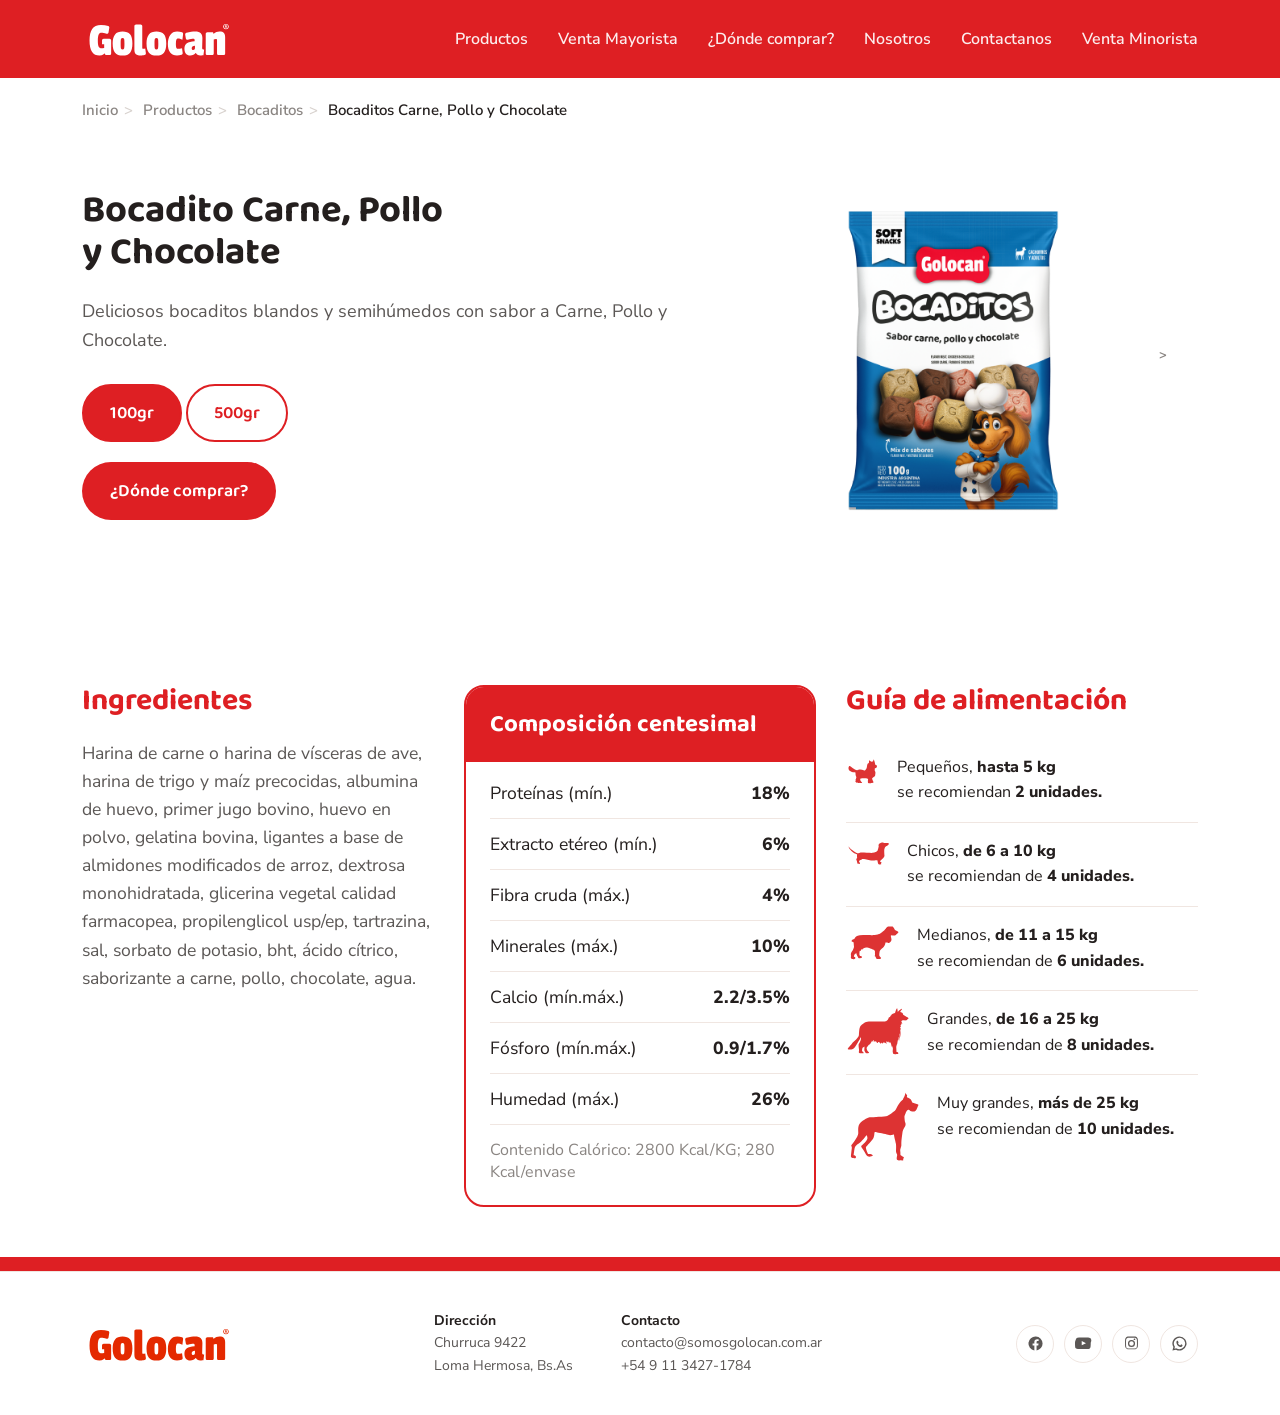
<file: producto-detalle.html>
<!DOCTYPE html>
<html lang="es">
<head>
<meta charset="UTF-8">
<meta name="viewport" content="width=device-width, initial-scale=1.0">
<title>Bocadito Carne, Pollo y Chocolate x 100g | Golocan®</title>
<link rel="stylesheet" href="styles.css">
<style>
  .pd-top{display:grid;grid-template-columns:1.1fr .9fr;gap:30px;align-items:center;padding:25px 32px 70px;}
  .pd-top h1{font-size:38px;}
  .pd-top .desc{font-size:18px;margin:22px 0 30px;}
  .pd-media .media-ph{height:420px; background: #fff;}
  .pd-media .media-ph img{max-height: 100% }
  .size{
    display:inline-flex;align-items:center;justify-content:center;gap:10px;
    font-family:var(--font-display);font-weight:600;font-size:1.1rem;
    padding:13px 26px;border-radius:var(--radius-pill);
    border:2px solid var(--red-600); transition:.18s ease;white-space:nowrap; background:#fff;color:var(--red-600);
    margin-bottom: 20px;
  }

  .size.is-active {background: var(--red-600); color: #fff;}


  .pd-grid{display:grid;grid-template-columns:1fr 1fr 1fr;gap:30px;align-items:start;}
  .ingredients h2,.compo h2,.guide h2{font-size:30px;color:var(--red-600);margin-bottom:20px;}
  .ingredients p{font-size:1.1rem;color:var(--slate);}

  .compo{border:2px solid var(--red-600);border-radius:var(--radius-md);overflow:hidden;padding:0;}
  .compo-head{background:var(--red-600);color:#fff;padding:18px 24px;font-family:var(--font-display);font-weight:700;font-size:24px;}
  .compo-body{padding:6px 24px 22px;}
  .compo-row{display:flex;justify-content:space-between;padding:13px 0;border-bottom:1px solid var(--line);font-size:1.1rem;}
  .compo-row:last-child{border-bottom:0;}
  .compo-row b{font-weight:700;}
  .compo-row .val{font-weight:800;}
  .compo-foot{font-size:1rem;color:var(--slate-soft);margin-top:14px;}

  .guide-row{display:flex;gap:16px;align-items:flex-start;padding:16px 0;border-bottom:1px solid var(--line);}
  .guide-row:last-child{border-bottom:0;}
  .guide-row svg{flex-shrink:0;color:var(--red-600);margin-top:2px;}
  .guide-row p{font-size:1rem;color:var(--ink);}
  .guide-row b{font-weight:800;}

  .footer-logo img {filter: invert(34%) sepia(96%) saturate(7465%) hue-rotate(358deg) brightness(87%) contrast(106%);}

  @media (max-width:980px){
    .pd-top{grid-template-columns:1fr; text-align: center; align-items: center; justify-content: center;}
    .pd-grid{grid-template-columns:1fr;}
  }
</style>
</head>
<body>

<header class="site-header">
  <div class="wrap">
    <a href="index.html" class="logo">
      <img src="img/logo.svg" height="50px">
    </a>
    <nav class="main-nav">
      <ul>
        <li><a href="productos.html">Productos</a></li>
        <li><a href="vende-golocan.html">Venta Mayorista</a></li>
        <li><a href="donde-comprar.html">¿Dónde comprar?</a></li>
        <li><a href="nosotros.html">Nosotros</a></li>
        <li><a href="contactanos.html">Contactanos</a></li>
        <li><a href="#">Venta Minorista</a></li>
      </ul>
    </nav>
    <button class="nav-toggle" aria-label="Abrir menú">
      <svg width="26" height="26" viewBox="0 0 24 24" fill="none" stroke="currentColor" stroke-width="2"><path d="M3 6h18M3 12h18M3 18h18"/></svg>
    </button>
  </div>
</header>

<div class="wrap">
  <div class="breadcrumb">
    <a href="index.html">Inicio</a><span class="sep">&gt;</span>
    <a href="productos.html">Productos</a><span class="sep">&gt;</span>
    <a href="productos.html?categoria=bocaditos">Bocaditos</a><span class="sep">&gt;</span>
    <span class="current">Bocaditos Carne, Pollo y Chocolate</span>
  </div>
</div>

<section class="wrap pd-top">
  <div>
    <h1>Bocadito Carne, Pollo<br>y Chocolate</h1>
    <p class="desc">Deliciosos bocaditos blandos y semihúmedos con sabor a Carne, Pollo y Chocolate.</p>
    <div>
      <button class="size is-active" onclick="cambiarImagen('img/330-gr.png'); actualizarActivo(this)">100gr</button>
      <button class="size" onclick="cambiarImagen('img/330-D-gr.png'); actualizarActivo(this)">500gr</button>
    </div>
    <a href="donde-comprar.html" class="btn btn-primary">¿Dónde comprar?</a>
  </div>
  <div class="pd-media">
    <div class="media-ph"><img id="Imagen330" src="img/330-gr.png">></div>
  </div>
</section>

<section class="section-tight">
  <div class="wrap pd-grid">

    <div class="ingredients">
      <h2>Ingredientes</h2>
      <p>Harina de carne o harina de vísceras de ave, harina de trigo y maíz precocidas, albumina de huevo, primer jugo bovino, huevo en polvo, gelatina bovina, ligantes a base de almidones modificados de arroz, dextrosa monohidratada, glicerina vegetal calidad farmacopea, propilenglicol usp/ep, tartrazina, sal, sorbato de potasio, bht, ácido cítrico, saborizante a carne, pollo, chocolate, agua.</p>
    </div>

    <div class="compo">
      <div class="compo-head">Composición centesimal</div>
      <div class="compo-body">
        <div class="compo-row"><span>Proteínas (mín.)</span><span class="val">18%</span></div>
        <div class="compo-row"><span>Extracto etéreo (mín.)</span><span class="val">6%</span></div>
        <div class="compo-row"><span>Fibra cruda (máx.)</span><span class="val">4%</span></div>
        <div class="compo-row"><span>Minerales (máx.)</span><span class="val">10%</span></div>
        <div class="compo-row"><span>Calcio (mín.máx.)</span><span class="val">2.2/3.5%</span></div>
        <div class="compo-row"><span>Fósforo (mín.máx.)</span><span class="val">0.9/1.7%</span></div>
        <div class="compo-row"><span>Humedad (máx.)</span><span class="val">26%</span></div>
        <div class="compo-foot">Contenido Calórico: 2800 Kcal/KG; 280 Kcal/envase</div>
      </div>
    </div>

    <div class="guide">
      <h2>Guía de alimentación</h2>
      <div class="guide-row">
        <img src="img/perro-13.svg" width="35">
        <p>Pequeños, <b>hasta 5 kg</b><br>se recomiendan <b>2 unidades.</b></p>
      </div>
      <div class="guide-row">
        <img src="img/perro-14.svg" width="45">
        <p>Chicos, <b>de 6 a 10 kg</b><br>se recomiendan de <b>4 unidades.</b></p>
      </div>
      <div class="guide-row">
        <img src="img/perro-15.svg" width="55">
        <p>Medianos, <b>de 11 a 15 kg</b><br>se recomiendan de <b>6 unidades.</b></p>
      </div>
      <div class="guide-row">
        <img src="img/perro-16.svg" width="65">
        <p>Grandes, <b>de 16 a 25 kg</b><br>se recomiendan de <b>8 unidades.</b></p>
      </div>
      <div class="guide-row">
        <img src="img/perro-17.svg" width="75">
        <p>Muy grandes, <b>más de 25 kg</b><br>se recomiendan de <b>10 unidades.</b></p>
      </div>
    </div>

  </div>
</section>

<div class="footer-bar"></div>

<footer class="site-footer" id="footer" style="border-top:1px solid var(--line);">
  <div class="wrap footer-row">
    <a href="index.html" class="footer-logo"><img src="img/logo.svg" color=#000 height="50px;"></a>
    <div class="footer-info">
      <div class="col"><strong>Dirección</strong>Churruca 9422<br>Loma Hermosa, Bs.As</div>
      <div class="col"><strong>Contacto</strong>contacto@somosgolocan.com.ar<br>+54 9 11 3427-1784</div>
    </div>
    <div class="footer-social">
      <a href="#" aria-label="Facebook"><svg width="17" height="17" viewBox="0 0 24 24" fill="currentColor"><path d="M22 12a10 10 0 1 0-11.6 9.9v-7H7.9V12h2.5V9.8c0-2.5 1.5-3.9 3.8-3.9 1.1 0 2.2.2 2.2.2v2.5h-1.3c-1.2 0-1.6.8-1.6 1.6V12h2.8l-.4 2.9h-2.4v7A10 10 0 0 0 22 12z"/></svg></a>
      <a href="#" aria-label="YouTube"><svg width="17" height="17" viewBox="0 0 24 24" fill="currentColor"><path d="M23 7.2s-.2-1.6-.9-2.3c-.8-.9-1.8-.9-2.2-1C16.9 3.7 12 3.7 12 3.7s-4.9 0-7.9.2c-.4 0-1.4.1-2.2 1-.7.7-.9 2.3-.9 2.3S0 9 0 10.9v1.9C0 14.7.2 16.5.2 16.5s.2 1.6.9 2.3c.8.9 1.9.8 2.4.9 1.7.2 7.5.2 7.5.2s4.9 0 7.9-.3c.4 0 1.4-.1 2.2-1 .7-.7.9-2.3.9-2.3s.2-1.8.2-3.7V10.9C23.2 9 23 7.2 23 7.2zM9.5 14.6V8.4l6 3.1-6 3.1z"/></svg></a>
      <a href="#" aria-label="Instagram"><svg width="17" height="17" viewBox="0 0 24 24" fill="currentColor"><path d="M12 2c2.7 0 3.1 0 4.1.1 1.1 0 1.8.2 2.2.4.6.2 1 .5 1.4.9.4.4.7.8.9 1.4.2.4.4 1.1.4 2.2.1 1 .1 1.4.1 4.1s0 3.1-.1 4.1c0 1.1-.2 1.8-.4 2.2-.2.6-.5 1-.9 1.4-.4.4-.8.7-1.4.9-.4.2-1.1.4-2.2.4-1 .1-1.4.1-4.1.1s-3.1 0-4.1-.1c-1.1 0-1.8-.2-2.2-.4-.6-.2-1-.5-1.4-.9-.4-.4-.7-.8-.9-1.4-.2-.4-.4-1.1-.4-2.2-.1-1-.1-1.4-.1-4.1s0-3.1.1-4.1c0-1.1.2-1.8.4-2.2.2-.6.5-1 .9-1.4.4-.4.8-.7 1.4-.9.4-.2 1.1-.4 2.2-.4C8.9 2 9.3 2 12 2zm0 1.8c-2.6 0-3 0-4 .1-.9 0-1.4.2-1.7.3-.4.2-.7.3-1 .6-.3.3-.5.6-.6 1-.1.3-.3.8-.3 1.7-.1 1-.1 1.3-.1 4s0 3 .1 4c0 .9.2 1.4.3 1.7.2.4.3.7.6 1 .3.3.6.5 1 .6.3.1.8.3 1.7.3 1 .1 1.3.1 4 .1s3 0 4-.1c.9 0 1.4-.2 1.7-.3.4-.2.7-.3 1-.6.3-.3.5-.6.6-1 .1-.3.3-.8.3-1.7.1-1 .1-1.3.1-4s0-3-.1-4c0-.9-.2-1.4-.3-1.7-.2-.4-.3-.7-.6-1-.3-.3-.6-.5-1-.6-.3-.1-.8-.3-1.7-.3-1-.1-1.3-.1-4-.1zM12 7a5 5 0 1 1 0 10 5 5 0 0 1 0-10zm0 1.8a3.2 3.2 0 1 0 0 6.4 3.2 3.2 0 0 0 0-6.4zM17.4 6a1.2 1.2 0 1 1-2.4 0 1.2 1.2 0 0 1 2.4 0z"/></svg></a>
      <a href="#" aria-label="WhatsApp"><svg width="17" height="17" viewBox="0 0 24 24" fill="currentColor"><path d="M12 2a10 10 0 0 0-8.6 15.1L2 22l5-1.3A10 10 0 1 0 12 2zm0 18a8 8 0 0 1-4.1-1.1l-.3-.2-2.8.7.7-2.7-.2-.3A8 8 0 1 1 12 20zm4.4-5.9c-.2-.1-1.4-.7-1.6-.8-.2-.1-.4-.1-.6.1-.2.2-.6.8-.8 1-.1.2-.3.2-.5.1-1.2-.6-2-1-2.8-2.3-.2-.3 0-.5.1-.6l.4-.5c.1-.2.1-.4 0-.6-.1-.2-.6-1.4-.8-1.9-.2-.5-.4-.4-.5-.4h-.5c-.2 0-.5.2-.6.4-.6.7-.6 1.5-.5 2.4.2 1.7 1 3.1 2.6 4.4 1.7 1.4 3 1.6 4.1 1.4.7-.1 1.5-.6 1.7-1.3.2-.6.2-1.1.1-1.2-.1-.1-.2-.1-.4-.2z"/></svg></a>
    </div>
  </div>
</footer>

<script>
        const menuToggle = document.querySelector('.nav-toggle');
    const navLinks = document.querySelector('.main-nav');

    menuToggle.addEventListener('click', () => {
        navLinks.classList.toggle('active');
    });

    function cambiarImagen(nuevaRuta) {
            // Selecciona la imagen por su ID y cambia su atributo 'src'
            document.getElementById('Imagen330').src = nuevaRuta;
        }

    function actualizarActivo(botonClickeado) {
          // 1. Encuentra el contenedor padre de los botones
          const contenedor = botonClickeado.parentElement;
          
          // 2. Quita la clase 'is-active' a todos los botones dentro de ese contenedor
          const botones = contenedor.querySelectorAll('.size');
          botones.forEach(btn => btn.classList.remove('is-active'));
          
          // 3. Agrega la clase al botón que disparó el evento
          botonClickeado.classList.add('is-active');
    }


  </script>

</body>
</html>
</file>
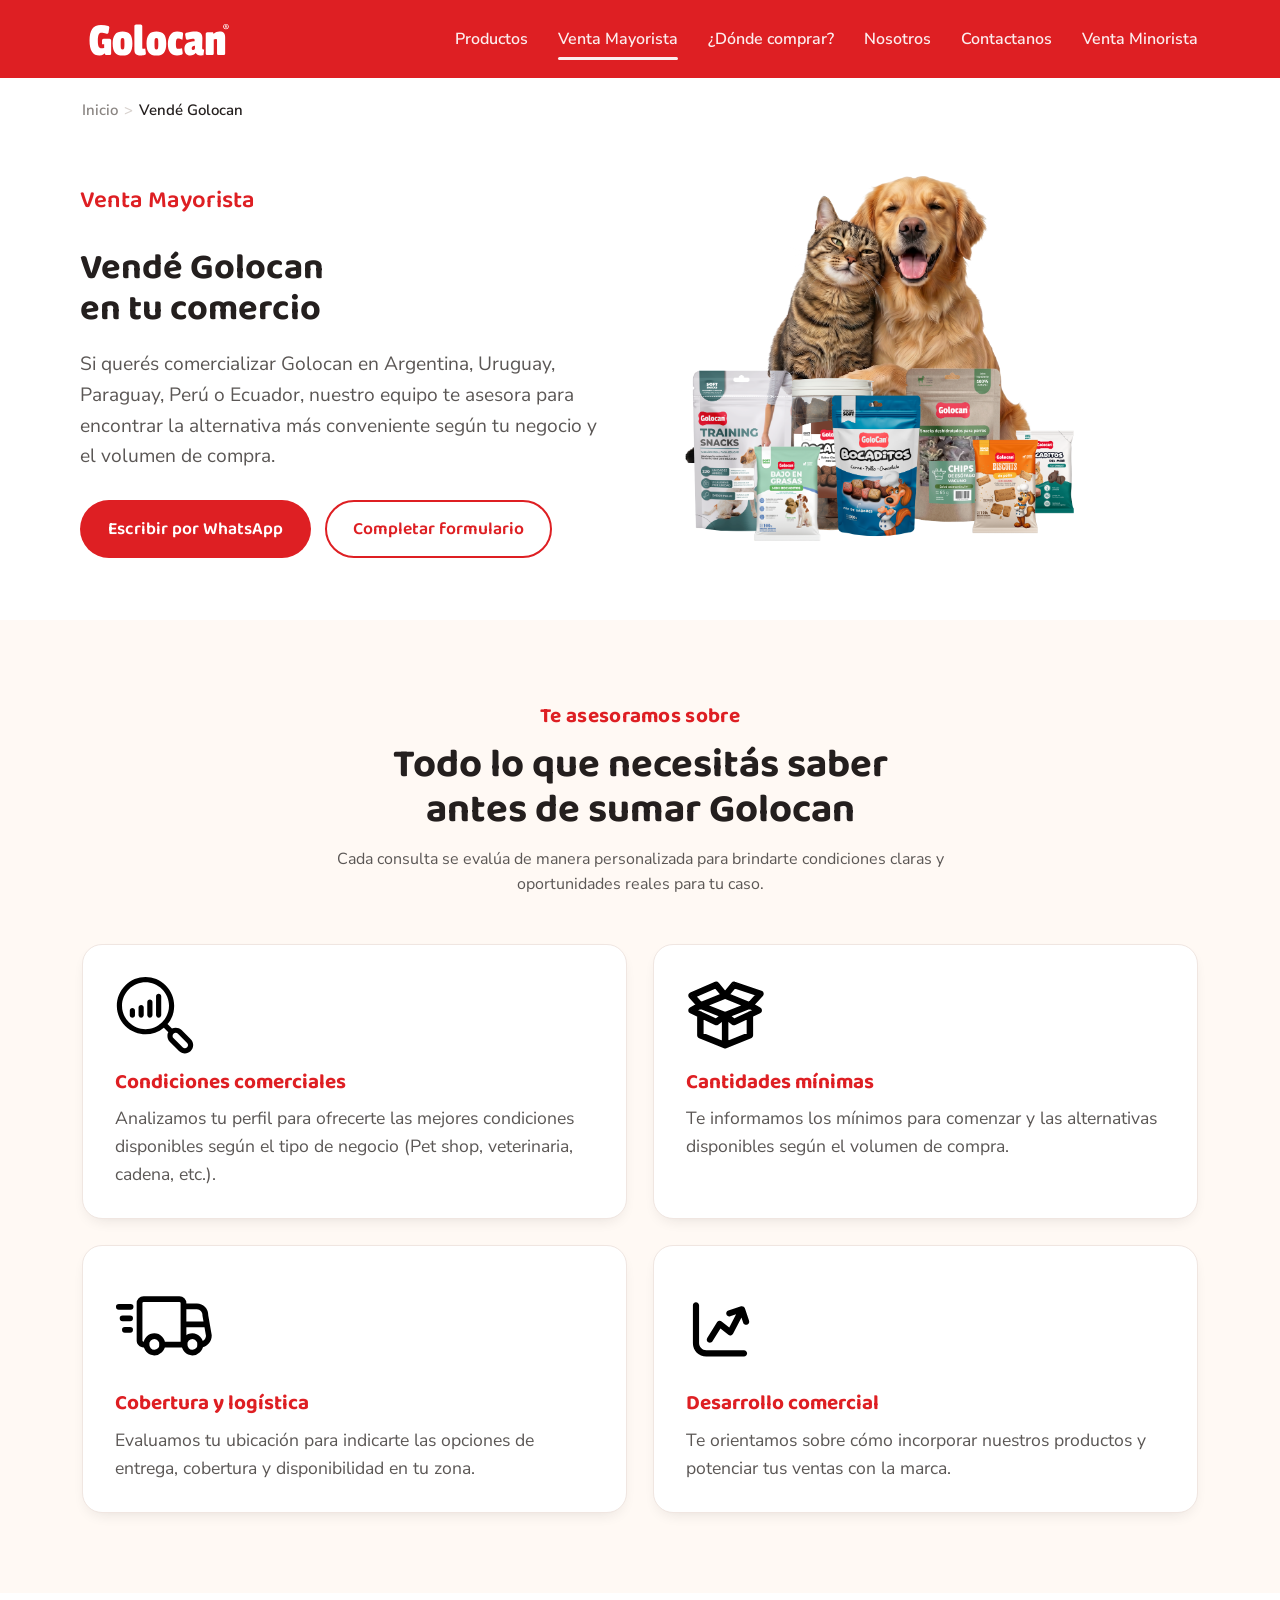
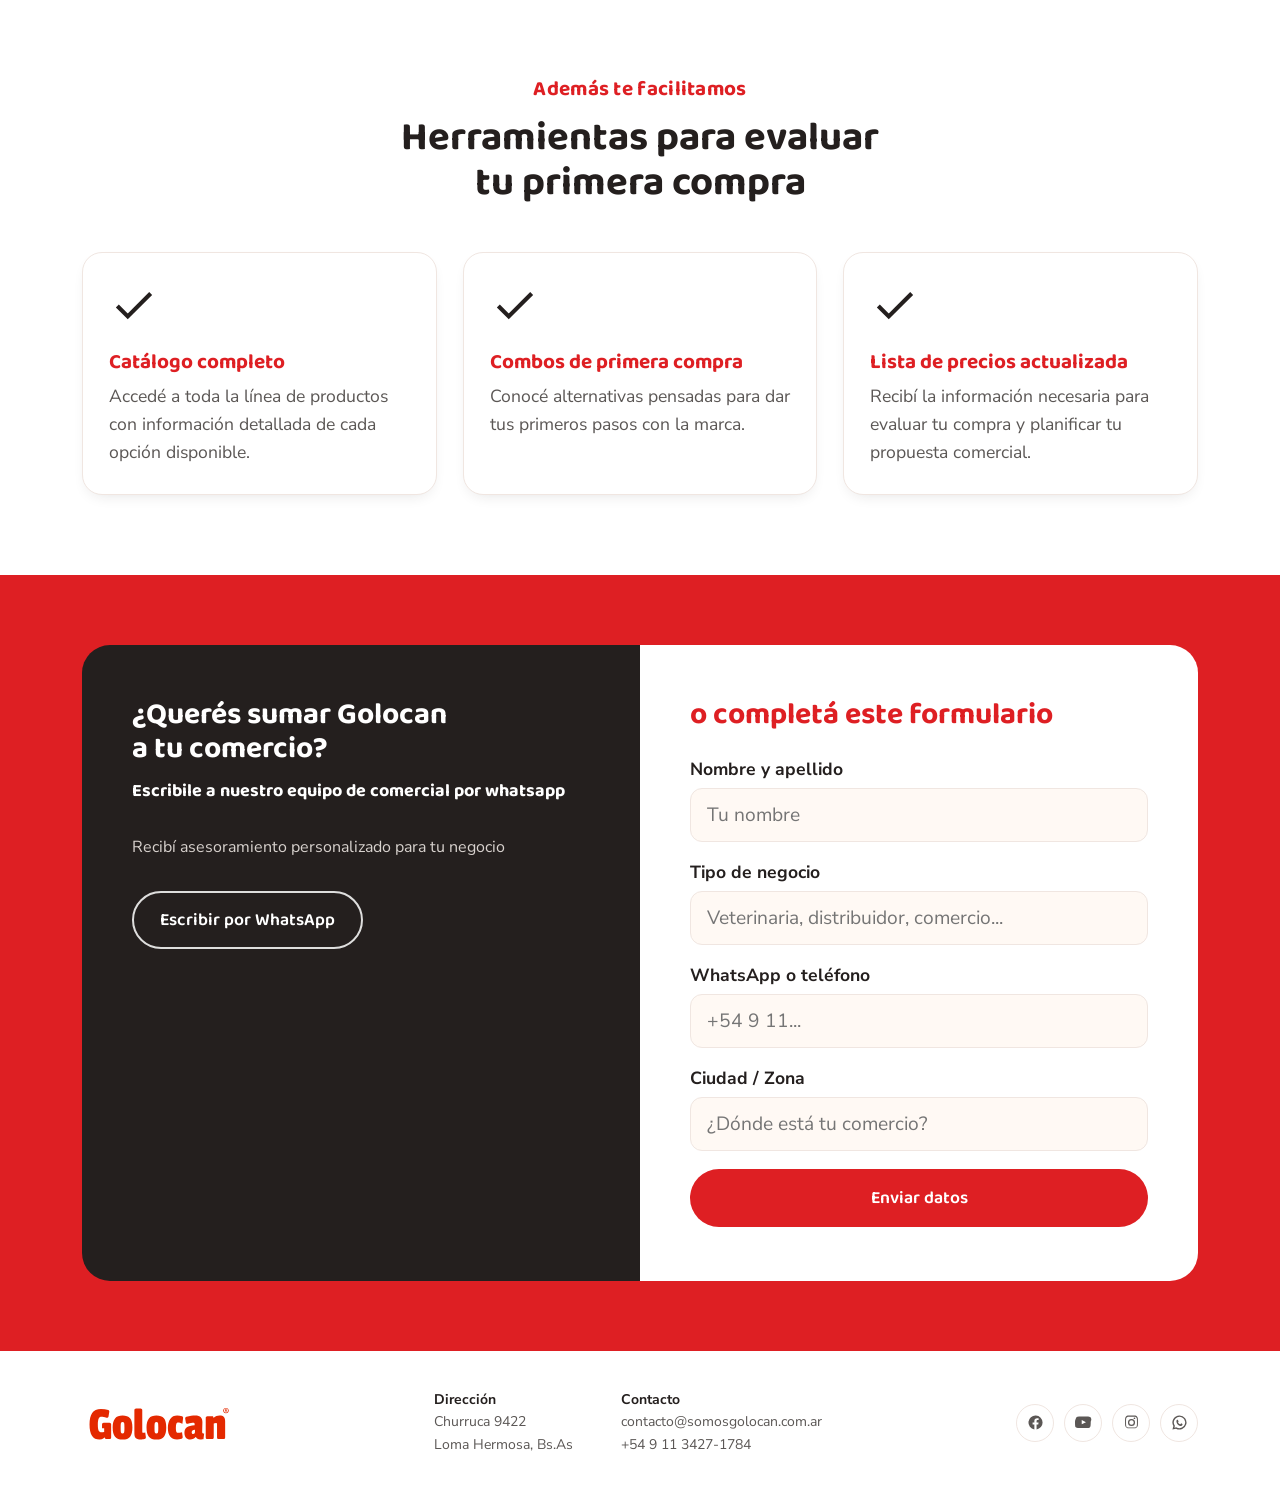
<file: vende-golocan.html>
<!DOCTYPE html>
<html lang="es">
<head>
<meta charset="UTF-8">
<meta name="viewport" content="width=device-width, initial-scale=1.0">
<title>Vendé Golocan | Sumá Golocan a tu comercio</title>
<link rel="stylesheet" href="styles.css">
<style>
  .vg-hero{display:grid;grid-template-columns:1fr 1fr;gap:50px;align-items:center;padding:40px 30px 60px;}
  .vg-hero h1{font-size:36px;}
  .vg-hero p{font-size:1.2rem;margin:20px 0 28px;}
  .vg-hero .venta {font-family: 'Baloo 2'; color: var(--red-600);font-size: 1.5rem; font-weight: 600;}
  .vg-hero .actions{display:flex;gap:14px;flex-wrap:wrap;}
  .vg-hero .media-ph{height:400px; max-width: 80%}
  .vg-hero .media-ph img{max-height: 100%}

  .info-grid{display:grid;grid-template-columns:1fr 1fr;gap:26px;margin-top:46px;}
  .info-card{background:#fff;border:1px solid var(--line);border-radius:var(--radius-md);padding:30px 32px;box-shadow:var(--shadow-sm);}
  .info-card h3{color:var(--red-600);font-size:1.3rem;margin-bottom:10px; padding-top: 10px;}
  .info-card p{font-size:1.1rem;}

  .tool-grid{display:grid;grid-template-columns:repeat(3,1fr);gap:26px;margin-top:40px;}
  .tool-card{background:#fff;border:1px solid var(--line);border-radius:var(--radius-md);padding:28px 26px;box-shadow:var(--shadow-sm);}
  .tool-card svg{color:var(--ink);margin-bottom:14px;}
  .tool-card h3{color:var(--red-600);font-size:1.3rem;margin-bottom:8px;}
  .tool-card p{font-size:1.1rem;}

  .cta-band{background:var(--red-600);padding:70px 0;}
  .cta-grid{display:grid;grid-template-columns:1fr 1fr;gap:0;border-radius:var(--radius-lg);overflow:hidden;}
  .cta-left{background:var(--ink);color:#fff;padding:54px 50px;}
  .cta-left h2{font-size:30px;color:#fff;margin-bottom:16px;}
  .cta-left p{color:#D8D2CE;margin-bottom:30px;}
  .cta-right{background:#fff;padding:54px 50px;}
  .cta-right h2{font-size:30px;color:var(--red-600);margin-bottom:24px;}
  .field{margin-bottom:18px;}
  .field label{display:block;font-size:1.1rem;font-weight:700;margin-bottom:7px;}
  .field input{
    width:100%;padding:13px 16px;border-radius:12px;border:1.5px solid var(--line);
    font-family:var(--font-body);font-size:1.2rem;background:var(--cream);
  }
  .field input:focus{outline:none;border-color:var(--red-600);}

  .footer-logo img {filter: invert(34%) sepia(96%) saturate(7465%) hue-rotate(358deg) brightness(87%) contrast(106%);}

  @media (max-width:980px){
    .vg-hero{grid-template-columns:1fr; padding: 40px 20px 40px; text-align: center; align-items: center; justify-content: center;}
    .vg-hero .actions {display: flex; flex-wrap: nowrap; gap:15px; justify-content: center;}
    .actions .btn{padding: 13px 20px }
    .vg-hero .media-ph{max-width: 100%}
    .vg-hero .media-ph img{max-height: 100%;}
    .info-grid{grid-template-columns:1fr;}
    .tool-grid{grid-template-columns:1fr;}
    .cta-grid{grid-template-columns:1fr;}
    .cta-left,.cta-right{padding:40px 28px;}
  }
</style>
</head>
<body>

<header class="site-header">
  <div class="wrap">
    <a href="index.html" class="logo">
            <img src="img/logo.svg" height="50px">
    </a>
    <nav class="main-nav">
      <ul>
        <li><a href="productos.html">Productos</a></li>
        <li><a href="vende-golocan.html" class="active">Venta Mayorista</a></li>
        <li><a href="donde-comprar.html">¿Dónde comprar?</a></li>
        <li><a href="nosotros.html">Nosotros</a></li>
        <li><a href="contactanos.html">Contactanos</a></li>
        <li><a href="#">Venta Minorista</a></li>
      </ul>
    </nav>
    <button class="nav-toggle" aria-label="Abrir menú">
      <svg width="26" height="26" viewBox="0 0 24 24" fill="none" stroke="currentColor" stroke-width="2"><path d="M3 6h18M3 12h18M3 18h18"/></svg>
    </button>
  </div>
</header>

<div class="wrap">
  <div class="breadcrumb"><a href="index.html">Inicio</a><span class="sep">&gt;</span><span class="current">Vendé Golocan</span></div>
</div>

<section class="wrap vg-hero">
  <div>
    <p class="venta">Venta Mayorista</p>
    <h1>Vendé Golocan<br>en tu comercio</h1>
    <p>Si querés comercializar Golocan en Argentina, Uruguay, Paraguay, Perú o Ecuador, nuestro equipo te asesora para encontrar la alternativa más conveniente según tu negocio y el volumen de compra.</p>
    <div class="actions">
      <a href="#contacto" class="btn btn-primary">Escribir por WhatsApp</a>
      <a href="#contacto" class="btn btn-outline-red">Completar formulario</a>
    </div>
  </div>
  <div class="media-ph"><img src="img/vende.png"></div>
</section>

<section class="section bg-cream">
  <div class="wrap">
    <div class="section-head center">
      <span class="eyebrow" style="display:block;text-align:center;">Te asesoramos sobre</span>
      <h2 class="section-title center">Todo lo que necesitás saber<br>antes de sumar Golocan</h2>
      <p class="section-sub center">Cada consulta se evalúa de manera personalizada para brindarte condiciones claras y oportunidades reales para tu caso.</p>
    </div>

    <div class="info-grid">
      <div class="info-card">
        <svg xmlns="http://www.w3.org/2000/svg" width="80" height="80" viewBox="0 0 333.3 331.3"><path d="M42.6 42.6c23.3-23.3 53.9-35 84.5-35s61.1 11.7 84.4 35 35 53.9 35 84.4-9.2 54.4-27.7 76.5l18.5 18.5c4.9-2.5 10.3-3.7 15.7-3.7 8.9 0 17.7 3.4 24.5 10.1l38.1 38.1c6.8 6.8 10.1 15.7 10.1 24.5s-3.4 17.8-10.1 24.5c-6.8 6.8-15.7 10.1-24.5 10.1s-17.7-3.4-24.5-10.2l-38.7-38.7c-6.3-6.7-9.5-15.3-9.5-23.9s1.2-10.8 3.7-15.7l-18.5-18.5c-22.1 18.5-49.3 27.7-76.5 27.7s-61.1-11.7-84.4-35c-23.4-23.1-35.1-53.7-35.1-84.2s11.7-61.1 35-84.4ZM171 88c0-5.9 4.8-10.8 10.8-10.8S192.6 82 192.6 88v78.1c0 5.9-4.8 10.8-10.8 10.8s-10.8-4.8-10.8-10.8zm-36.5 23.4c0-5.9 4.8-10.8 10.8-10.8s10.8 4.8 10.8 10.8v54.7c0 5.9-4.8 10.8-10.8 10.8s-10.8-4.8-10.8-10.8zm-36.4 23.4c0-5.9 4.8-10.8 10.8-10.8s10.8 4.8 10.8 10.8v31.3c0 5.9-4.8 10.8-10.8 10.8s-10.8-4.8-10.8-10.8zm-36.5 12.6c0-5.9 4.8-10.8 10.8-10.8s10.8 4.8 10.8 10.8v18.8c0 5.9-4.8 10.8-10.8 10.8s-10.8-4.8-10.8-10.8zm182.1 96.3c-2.6 2.6-3.8 5.9-3.8 9.3s1.1 6.4 3.4 8.9l38.5 38.5c2.5 2.5 5.9 3.8 9.3 3.8s6.8-1.3 9.3-3.8 3.8-5.9 3.8-9.3-1.3-6.8-3.8-9.3l-38.1-38.1c-2.5-2.5-5.9-3.8-9.3-3.8s-6.8 1.3-9.3 3.8M127.1 29.2c-25 0-50.1 9.6-69.2 28.7S29.2 102 29.2 127.1s9.6 50.1 28.7 69.2 44.2 28.6 69.2 28.6 50.1-9.6 69.2-28.6c19.1-19.1 28.7-44.2 28.7-69.2s-9.6-50.1-28.7-69.2-44.1-28.7-69.2-28.7"/></svg>
        <h3>Condiciones comerciales</h3>
        <p>Analizamos tu perfil para ofrecerte las mejores condiciones disponibles según el tipo de negocio (Pet shop, veterinaria, cadena, etc.).</p>
      </div>
      <div class="info-card">
        <svg xmlns="http://www.w3.org/2000/svg" width="80" height="80" viewBox="0 0 800 800"><path d="M423.7 403.5c0-17.8-14.5-32.3-32.3-32.3s-32.3 14.5-32.3 32.3zm-32.3 298.1h-32.3c0 10.7 5.3 20.8 14.2 26.8s20.2 7.2 30.1 3.2zm247.5-99.4 12 30c12.2-4.9 20.3-16.8 20.3-30zm32.3-206.5c0-17.8-14.5-32.3-32.3-32.3s-32.3 14.5-32.3 32.3zM411 377.9c-14.2-10.8-34.5-8.1-45.3 6.1s-8.1 34.5 6.1 45.3L411 378Zm68.6 93.1L460 496.7c9.6 7.3 22.5 8.7 33.4 3.5zm173-46.1c16.1-7.6 23-26.9 15.4-43s-26.9-23-43-15.4zm-273.3-51.4c-16.6 6.6-24.6 25.5-17.9 42 6.6 16.6 25.5 24.6 42 17.9l-24.1-60Zm271.6-39.3c16.6-6.6 24.6-25.5 17.9-42-6.6-16.6-25.5-24.6-42-17.9l24.1 60Zm-24.1 0c16.6 6.6 35.4-1.4 42-18s-1.4-35.4-18-42l-24.1 60ZM403.4 174.9c-16.6-6.6-35.4 1.4-42 18s1.4 35.4 18 42l24.1-60Zm251.3 101.2c-15.6-8.7-35.3-3.2-44 12.3-8.7 15.6-3.2 35.3 12.3 44zm72.5 77.8 13.8 29.2c10.9-5.2 18.1-16 18.5-28.1s-5.9-23.4-16.5-29.3zm-102.3 12.6c-16.1 7.6-23 26.9-15.4 43s26.9 23 43 15.4zm-10.1-84c-12 13.2-11 33.7 2.3 45.6 13.2 12 33.7 11 45.6-2.3l-47.9-43.4Zm129.9-95.4 24 21.7c7.3-8.1 10.1-19.3 7.3-29.9s-10.7-19-21-22.5L744.7 187ZM479.6 98.4l10.3-30.6c-12.6-4.2-26.6-.3-35.1 10l24.9 20.7Zm-113.3 85.8c-11.4 13.7-9.5 34.1 4.2 45.5s34.1 9.5 45.5-4.2zm-234.7 90c-16.6 6.6-24.6 25.5-18 42 6.6 16.6 25.5 24.6 42 18l-24.1-60Zm271.6-39.3c16.6-6.6 24.6-25.5 18-42-6.6-16.6-25.5-24.6-42-18l24.1 60Zm-243.7 97.4c15.6-8.7 21.1-28.4 12.3-44-8.7-15.6-28.4-21.1-44-12.3zM55.3 353.9l-15.8-28.2C29 331.6 22.6 342.9 23 355s7.5 22.9 18.5 28.1zm74.6 71c16.1 7.6 35.4.7 43-15.4s.8-35.4-15.4-43l-27.7 58.4Zm25.8-150.7c-16.6-6.6-35.4 1.4-42 17.9-6.6 16.6 1.4 35.4 17.9 42l24.1-60Zm223.4 159.3c16.6 6.6 35.4-1.4 42-17.9 6.6-16.6-1.4-35.4-17.9-42l-24.1 60ZM119.5 325.7c11.9 13.3 32.3 14.5 45.6 2.7 13.3-11.9 14.5-32.3 2.7-45.6l-48.3 43ZM55.3 204.9l-12.8-29.7c-9.5 4.1-16.5 12.5-18.8 22.7s.5 20.7 7.4 28.5l24.1-21.5ZM302.8 98.4l24.9-20.6c-9.2-11-24.5-14.7-37.6-9l12.8 29.7Zm63.5 127.1c11.4 13.7 31.8 15.6 45.5 4.2s15.6-31.8 4.2-45.5zm57.2 178.1c0-17.8-14.5-32.3-32.3-32.3s-32.3 14.5-32.3 32.3zm-32.3 298-12 30c10 4 21.2 2.8 30.1-3.2s14.2-16 14.2-26.8zm-247.5-99.4h-32.3c0 13.2 8 25.1 20.3 30zM176 395.7c0-17.8-14.5-32.3-32.3-32.3s-32.3 14.5-32.3 32.3zm234.8 33.5c14.2-10.8 16.9-31.1 6.1-45.3s-31.1-16.9-45.3-6.1zm-108 41.8L289 500.2c10.9 5.2 23.8 3.8 33.4-3.5zM157.5 366.5c-16.1-7.6-35.4-.7-43 15.4s-.7 35.4 15.4 43zm201.6 37v298.1h64.6V403.5zm44.3 328.1 247.5-99.4-24.1-60-247.5 99.4zm267.8-129.4V395.6h-64.6v206.6zm-299.4-173 88.2 67.4 39.2-51.3-88.2-67.4zm121.6 71 159.1-75.3-27.6-58.4-159.1 75.3zm-90-66.7 247.5-99.4-24.1-60-247.5 99.4zm247.5-159.3-247.5-99.3-24.1 60 247.5 99.3zM623 332.4l88.4 49.7 31.7-56.3-88.4-49.7zm90.4-7.7-88.5 41.8 27.6 58.4 88.5-41.8zm-50.7 1.2 105.9-117.1-47.9-43.4-105.9 117.1zm92.2-169.4L489.8 67.8l-20.5 61.3 265.1 88.7zM454.8 77.7l-88.5 106.5 49.7 41.3L504.5 119zM155.7 334.2l247.5-99.3-24.1-60-247.5 99.3zM127.8 276l-88.4 49.7L71.1 382l88.4-49.7zM41.5 383.1l88.4 41.8 27.7-58.4-88.4-41.8zm90.1-48.9 247.5 99.4 24.1-60-247.5-99.4zm36.2-51.5-88.4-99.3-48.3 43 88.4 99.3zm-99.7-48.2L315.6 128l-25.5-59.4L42.5 175.2 68 234.6ZM277.9 119l88.4 106.5 49.7-41.3-88.4-106.5zm81 284.6v298h64.6v-298zm44.3 268-247.5-99.4-24.1 60 247.5 99.4zM176 602.2V395.6h-64.6v206.6zm195.6-224.4-88.4 67.4 39.2 51.4 88.4-67.4zm-55 64-159.1-75.3-27.6 58.4L289 500.2z"/></svg>
        <h3>Cantidades mínimas</h3>
        <p>Te informamos los mínimos para comenzar y las alternativas disponibles según el volumen de compra.</p>
      </div>
      <div class="info-card">
        <svg xmlns="http://www.w3.org/2000/svg" width="100" height="100" fill="none" viewBox="0 -1 26 26"><path stroke="#000" stroke-linecap="round" stroke-linejoin="round" stroke-width="1.5" d="M12.31 16.826c-.024 1.17-.964 2.102-2.105 2.086s-2.056-.974-2.048-2.144.935-2.116 2.076-2.116a2.07 2.07 0 0 1 1.478.646c.39.408.605.957.599 1.528M22.201 16.826c-.023 1.17-.963 2.102-2.104 2.086s-2.056-.974-2.049-2.144.935-2.116 2.077-2.116a2.07 2.07 0 0 1 1.477.646c.39.408.605.957.6 1.528" clip-rule="evenodd"/><path fill="#000" d="M17.803 17.576a.75.75 0 0 0 0-1.5zm-5.493-1.5a.75.75 0 0 0 0 1.5zm4.747.75a.75.75 0 1 0 1.5 0zm1.5-5.267a.75.75 0 0 0-1.5 0zm-.75 4.517a.75.75 0 1 0 0 1.5zm.245 1.5a.75.75 0 0 0 0-1.5zm4.137-1.5a.75.75 0 1 0 .032 1.5zm2.211-1.591.75-.013a1 1 0 0 0-.011-.115zm.23-3.054a.75.75 0 0 0-1.478.257zm-6.827-5.304a.75.75 0 0 0 0 1.5zm3.482.75v.75h.005zm1.589.687-.547.513zm.61 1.654-.75-.032a.8.8 0 0 0 .01.16zm-.332 2.47a.75.75 0 1 0 1.478-.258zm-4.599-4.811a.75.75 0 1 0-1.5 0zm-1.5 4.682a.75.75 0 0 0 1.5 0zm0-4.682a.75.75 0 0 0 1.5 0zm.75-.8-.75-.005v.005zM16.766 5l.004-.75h-.004zM7.42 5v-.75h-.003zm-.736.317-.54-.521zm-.302.758h.75v-.003zm0 9.675.75.003v-.003zm.302.758-.54.521zm.736.317-.003.75h.003zm.733.75a.75.75 0 0 0 0-1.5zm9.652-6.767a.75.75 0 0 0 0 1.5zm6.088 1.5a.75.75 0 0 0 0-1.5zM1 6.25a.75.75 0 0 0 0 1.5zm3.052 1.5a.75.75 0 0 0 0-1.5zm-2.077 1.5a.75.75 0 0 0 0 1.5zm1.95 1.5a.75.75 0 0 0 0-1.5zm-1.355 1.5a.75.75 0 0 0 0 1.5zm1.355 1.5a.75.75 0 0 0 0-1.5zm13.878 2.326H12.31v1.5h5.493zm.754.75v-5.267h-1.5v5.267zm-.75.75h.245v-1.5h-.245zm4.415 0c1.666-.036 2.957-1.442 2.928-3.104l-1.5.026c.016.872-.656 1.56-1.461 1.578zm2.917-3.22-.509-2.925-1.478.257.51 2.925zm-7.336-6.729h3.482v-1.5h-3.482zm3.487 0a1.4 1.4 0 0 1 1.037.45L23.42 7.05a2.9 2.9 0 0 0-2.14-.923zm1.037.45c.275.294.425.694.407 1.109l1.499.064a3.03 3.03 0 0 0-.813-2.2zm.418 1.27.407 2.34 1.478-.257-.408-2.34zm-5.692-2.47v4.682h1.5V6.877zm1.5 0v-.8h-1.5v.8zm0-.795a1.83 1.83 0 0 0-.51-1.284l-1.081 1.04c.057.06.092.143.091.234zm-.51-1.284a1.78 1.78 0 0 0-1.273-.548l-.008 1.5a.28.28 0 0 1 .2.088zm-1.277-.548H7.42v1.5h9.346zm-9.35 0a1.78 1.78 0 0 0-1.271.546l1.079 1.042a.28.28 0 0 1 .2-.088zm-1.271.546a1.83 1.83 0 0 0-.513 1.282l1.5-.006c0-.091.035-.175.092-.234zm-.513 1.279v9.675h1.5V6.075zm0 9.672c-.002.476.18.938.513 1.282l1.079-1.042a.34.34 0 0 1-.092-.234zm.513 1.282c.333.345.79.544 1.272.546l.007-1.5a.28.28 0 0 1-.2-.088zm1.275.546h.733v-1.5H7.42zm10.385-5.267h6.088v-1.5h-6.088zM1 7.75h3.052v-1.5H1zm.975 3h1.95v-1.5h-1.95zm.595 3h1.355v-1.5H2.57z"/></svg>
        <h3>Cobertura y logística</h3>
        <p>Evaluamos tu ubicación para indicarte las opciones de entrega, cobertura y disponibilidad en tu zona.</p>
      </div>
      <div class="info-card">
        <svg xmlns="http://www.w3.org/2000/svg" width="70" height="70" viewBox="0 0 84.9 85.1" style="margin: 15px 0;"><path d="M12 13.6c2.1 0 3.8 1.7 3.8 3.8v45.8c0 4.8 3.9 8.8 8.8 8.8h45.8c2.1 0 3.8 1.7 3.8 3.8s-1.7 3.8-3.8 3.8H24.5c-9 0-16.2-7.3-16.2-16.2v-46c0-2.1 1.7-3.8 3.8-3.7ZM67.2 32l2.2 6.6c.7 2 2.8 3 4.8 2.4 2-.7 3-2.8 2.4-4.8L71.5 21c-.7-1.9-2.8-3-4.7-2.4l-15.4 5c-2 .6-3.1 2.8-2.4 4.7.6 2 2.8 3.1 4.7 2.4l7.1-2.3-8.3 16.1-9.3-7.4c-.8-.7-1.9-.9-3-.8-1.1.2-2 .8-2.6 1.7L25.7 57.1c-1.1 1.8-.6 4.1 1.2 5.2s4.1.6 5.2-1.2l9.7-15.5 9.6 7.7c.9.7 2 1 3.1.7 1.1-.2 2-.9 2.6-1.9l10.3-19.9Z" style="fill-rule:evenodd"/></svg>
        <h3>Desarrollo comercial</h3>
        <p>Te orientamos sobre cómo incorporar nuestros productos y potenciar tus ventas con la marca.</p>
      </div>
    </div>
  </div>
</section>

<section class="section">
  <div class="wrap">
    <div class="section-head center">
      <span class="eyebrow" style="display:block;text-align:center;">Además te facilitamos</span>
      <h2 class="section-title center">Herramientas para evaluar<br>tu primera compra</h2>
    </div>

    <div class="tool-grid">
      <div class="tool-card">
        <svg width="50" height="50" viewBox="0 0 24 24" fill="none" stroke="currentColor" stroke-width="2"><path d="M20 6L9 17l-5-5"/></svg>
        <h3>Catálogo completo</h3>
        <p>Accedé a toda la línea de productos con información detallada de cada opción disponible.</p>
      </div>
      <div class="tool-card">
        <svg width="50" height="50" viewBox="0 0 24 24" fill="none" stroke="currentColor" stroke-width="2"><path d="M20 6L9 17l-5-5"/></svg>
        <h3>Combos de primera compra</h3>
        <p>Conocé alternativas pensadas para dar tus primeros pasos con la marca.</p>
      </div>
      <div class="tool-card">
        <svg width="50" height="50" viewBox="0 0 24 24" fill="none" stroke="currentColor" stroke-width="2"><path d="M20 6L9 17l-5-5"/></svg>
        <h3>Lista de precios actualizada</h3>
        <p>Recibí la información necesaria para evaluar tu compra y planificar tu propuesta comercial.</p>
      </div>
    </div>
  </div>
</section>

<section class="cta-band" id="contacto">
  <div class="wrap">
    <div class="cta-grid">
      <div class="cta-left">
        <h2>¿Querés sumar Golocan<br>a tu comercio?</h2>
        <p style="margin-top:-6px;font-size:18px;color:#fff;font-weight:700;font-family:var(--font-display);">Escribile a nuestro equipo de comercial por whatsapp</p>
        <p>Recibí asesoramiento personalizado para tu negocio</p>
        <a href="#" class="btn btn-outline">Escribir por WhatsApp</a>
      </div>
      <div class="cta-right">
        <h2>o completá este formulario</h2>
        <form onsubmit="event.preventDefault(); alert('Formulario de demostración — sin envío real.');">
          <div class="field">
            <label for="nombre">Nombre y apellido</label>
            <input id="nombre" type="text" placeholder="Tu nombre">
          </div>
          <div class="field">
            <label for="negocio">Tipo de negocio</label>
            <input id="negocio" type="text" placeholder="Veterinaria, distribuidor, comercio...">
          </div>
          <div class="field">
            <label for="tel">WhatsApp o teléfono</label>
            <input id="tel" type="text" placeholder="+54 9 11...">
          </div>
          <div class="field">
            <label for="zona">Ciudad / Zona</label>
            <input id="zona" type="text" placeholder="¿Dónde está tu comercio?">
          </div>
          <button type="submit" class="btn btn-primary btn-block">Enviar datos</button>
        </form>
      </div>
    </div>
  </div>
</section>

<footer class="site-footer" id="footer" style="border-top:0;">
  <div class="wrap footer-row">
    <a href="index.html" class="footer-logo"><img src="img/logo.svg" color=#000 height="50px;"></a>
    <div class="footer-info">
      <div class="col"><strong>Dirección</strong>Churruca 9422<br>Loma Hermosa, Bs.As</div>
      <div class="col"><strong>Contacto</strong>contacto@somosgolocan.com.ar<br>+54 9 11 3427-1784</div>
    </div>
    <div class="footer-social">
      <a href="#" aria-label="Facebook"><svg width="17" height="17" viewBox="0 0 24 24" fill="currentColor"><path d="M22 12a10 10 0 1 0-11.6 9.9v-7H7.9V12h2.5V9.8c0-2.5 1.5-3.9 3.8-3.9 1.1 0 2.2.2 2.2.2v2.5h-1.3c-1.2 0-1.6.8-1.6 1.6V12h2.8l-.4 2.9h-2.4v7A10 10 0 0 0 22 12z"/></svg></a>
      <a href="#" aria-label="YouTube"><svg width="17" height="17" viewBox="0 0 24 24" fill="currentColor"><path d="M23 7.2s-.2-1.6-.9-2.3c-.8-.9-1.8-.9-2.2-1C16.9 3.7 12 3.7 12 3.7s-4.9 0-7.9.2c-.4 0-1.4.1-2.2 1-.7.7-.9 2.3-.9 2.3S0 9 0 10.9v1.9C0 14.7.2 16.5.2 16.5s.2 1.6.9 2.3c.8.9 1.9.8 2.4.9 1.7.2 7.5.2 7.5.2s4.9 0 7.9-.3c.4 0 1.4-.1 2.2-1 .7-.7.9-2.3.9-2.3s.2-1.8.2-3.7V10.9C23.2 9 23 7.2 23 7.2zM9.5 14.6V8.4l6 3.1-6 3.1z"/></svg></a>
      <a href="#" aria-label="Instagram"><svg width="17" height="17" viewBox="0 0 24 24" fill="currentColor"><path d="M12 2c2.7 0 3.1 0 4.1.1 1.1 0 1.8.2 2.2.4.6.2 1 .5 1.4.9.4.4.7.8.9 1.4.2.4.4 1.1.4 2.2.1 1 .1 1.4.1 4.1s0 3.1-.1 4.1c0 1.1-.2 1.8-.4 2.2-.2.6-.5 1-.9 1.4-.4.4-.8.7-1.4.9-.4.2-1.1.4-2.2.4-1 .1-1.4.1-4.1.1s-3.1 0-4.1-.1c-1.1 0-1.8-.2-2.2-.4-.6-.2-1-.5-1.4-.9-.4-.4-.7-.8-.9-1.4-.2-.4-.4-1.1-.4-2.2-.1-1-.1-1.4-.1-4.1s0-3.1.1-4.1c0-1.1.2-1.8.4-2.2.2-.6.5-1 .9-1.4.4-.4.8-.7 1.4-.9.4-.2 1.1-.4 2.2-.4C8.9 2 9.3 2 12 2zm0 1.8c-2.6 0-3 0-4 .1-.9 0-1.4.2-1.7.3-.4.2-.7.3-1 .6-.3.3-.5.6-.6 1-.1.3-.3.8-.3 1.7-.1 1-.1 1.3-.1 4s0 3 .1 4c0 .9.2 1.4.3 1.7.2.4.3.7.6 1 .3.3.6.5 1 .6.3.1.8.3 1.7.3 1 .1 1.3.1 4 .1s3 0 4-.1c.9 0 1.4-.2 1.7-.3.4-.2.7-.3 1-.6.3-.3.5-.6.6-1 .1-.3.3-.8.3-1.7.1-1 .1-1.3.1-4s0-3-.1-4c0-.9-.2-1.4-.3-1.7-.2-.4-.3-.7-.6-1-.3-.3-.6-.5-1-.6-.3-.1-.8-.3-1.7-.3-1-.1-1.3-.1-4-.1zM12 7a5 5 0 1 1 0 10 5 5 0 0 1 0-10zm0 1.8a3.2 3.2 0 1 0 0 6.4 3.2 3.2 0 0 0 0-6.4zM17.4 6a1.2 1.2 0 1 1-2.4 0 1.2 1.2 0 0 1 2.4 0z"/></svg></a>
      <a href="#" aria-label="WhatsApp"><svg width="17" height="17" viewBox="0 0 24 24" fill="currentColor"><path d="M12 2a10 10 0 0 0-8.6 15.1L2 22l5-1.3A10 10 0 1 0 12 2zm0 18a8 8 0 0 1-4.1-1.1l-.3-.2-2.8.7.7-2.7-.2-.3A8 8 0 1 1 12 20zm4.4-5.9c-.2-.1-1.4-.7-1.6-.8-.2-.1-.4-.1-.6.1-.2.2-.6.8-.8 1-.1.2-.3.2-.5.1-1.2-.6-2-1-2.8-2.3-.2-.3 0-.5.1-.6l.4-.5c.1-.2.1-.4 0-.6-.1-.2-.6-1.4-.8-1.9-.2-.5-.4-.4-.5-.4h-.5c-.2 0-.5.2-.6.4-.6.7-.6 1.5-.5 2.4.2 1.7 1 3.1 2.6 4.4 1.7 1.4 3 1.6 4.1 1.4.7-.1 1.5-.6 1.7-1.3.2-.6.2-1.1.1-1.2-.1-.1-.2-.1-.4-.2z"/></svg></a>
    </div>
  </div>
</footer>

<script>
        const menuToggle = document.querySelector('.nav-toggle');
    const navLinks = document.querySelector('.main-nav');

    menuToggle.addEventListener('click', () => {
        navLinks.classList.toggle('active');
    });

    function cambiarImagen(nuevaRuta) {
            // Selecciona la imagen por su ID y cambia su atributo 'src'
            document.getElementById('Imagen330').src = nuevaRuta;
        }

    function actualizarActivo(botonClickeado) {
          // 1. Encuentra el contenedor padre de los botones
          const contenedor = botonClickeado.parentElement;
          
          // 2. Quita la clase 'is-active' a todos los botones dentro de ese contenedor
          const botones = contenedor.querySelectorAll('.size');
          botones.forEach(btn => btn.classList.remove('is-active'));
          
          // 3. Agrega la clase al botón que disparó el evento
          botonClickeado.classList.add('is-active');
    }


</script>


</body>
</html>
</file>
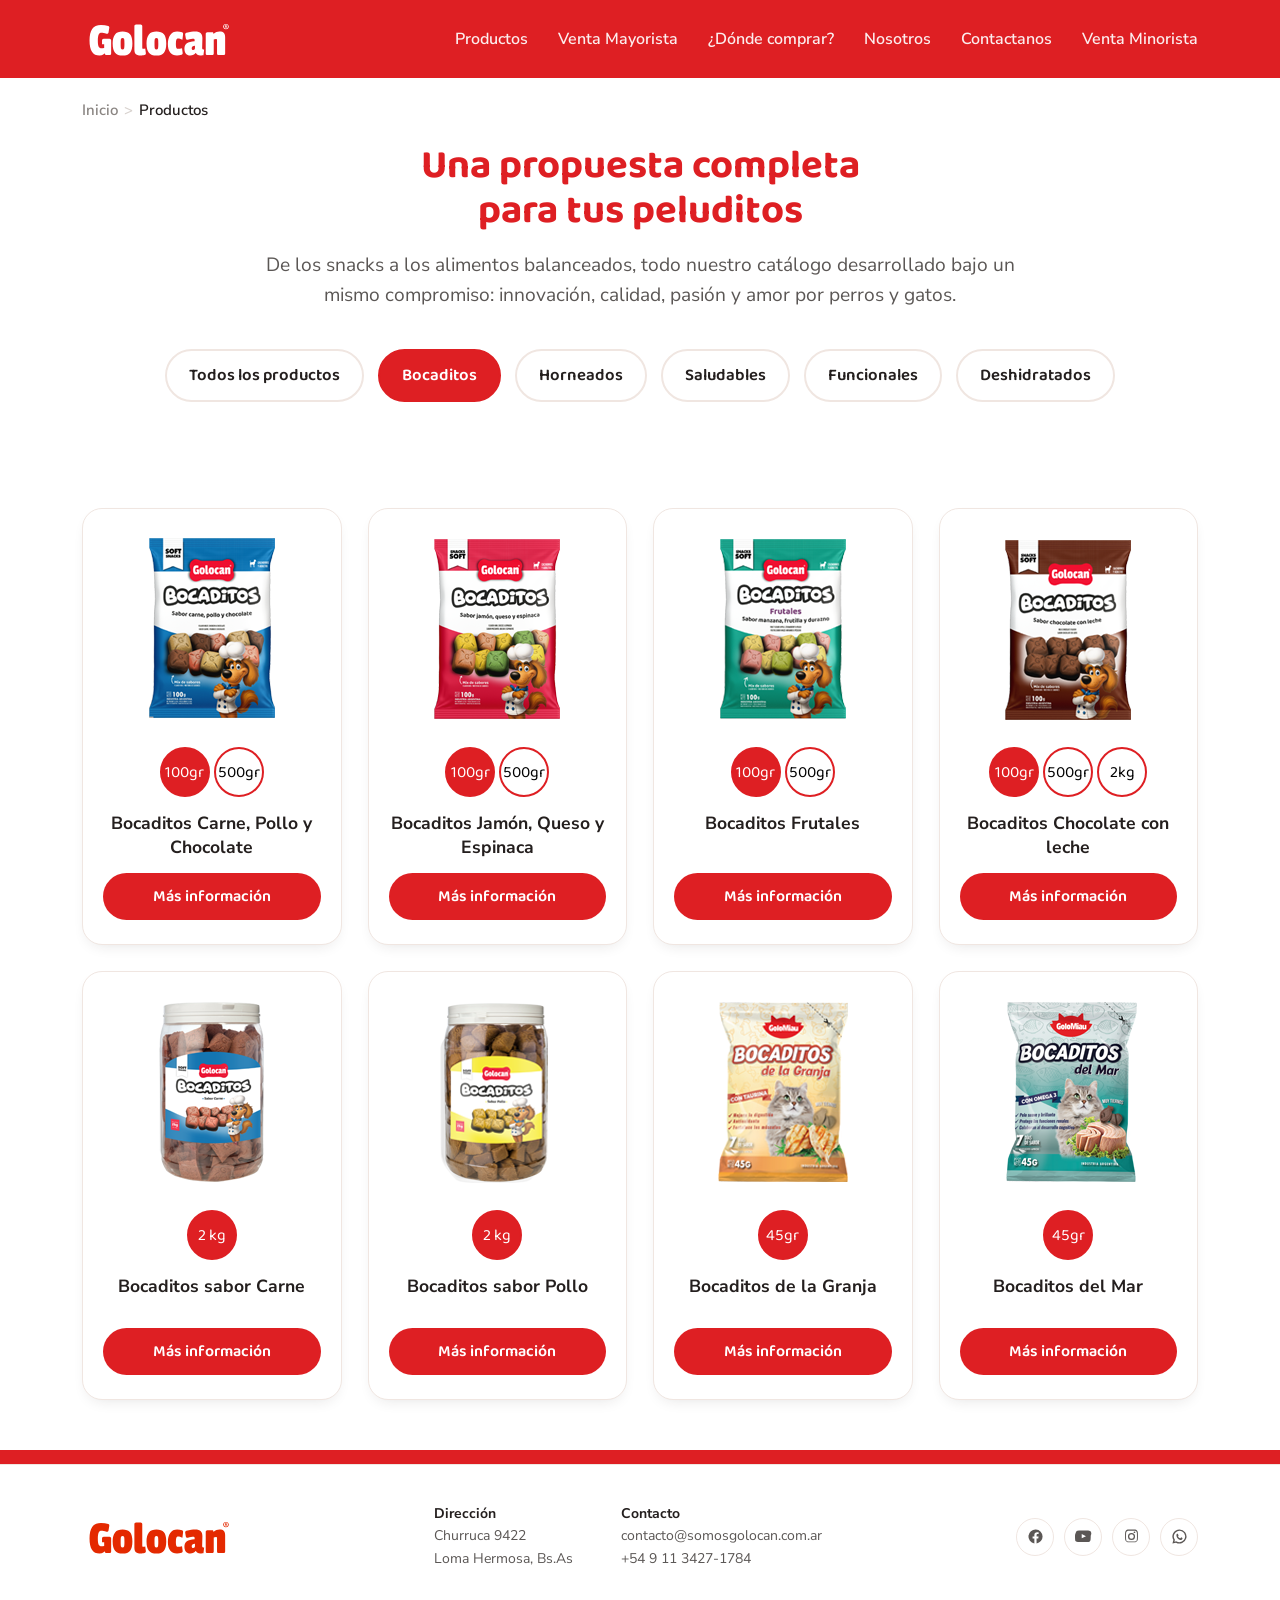
<file: Página de productos separada/bocaditos.html>
<!DOCTYPE html>
<html lang="es">
<head>
<meta charset="UTF-8">
<meta name="viewport" content="width=device-width, initial-scale=1.0">
<title>Productos | Golocan®</title>
<link rel="stylesheet" href="styles.css">
<style>
  .page-head{padding:18px 0 10px;text-align:center;}
  .page-head h1{font-size:40px;color:var(--red-600);margin-top:6px;}
  .page-head p{max-width:800px;margin:16px auto 0;font-size:1.2rem;}
  .filters{display:flex;justify-content:center;gap:14px;margin:38px 0 6px;flex-wrap:wrap;}

  .grid-products{
    display:grid;grid-template-columns:repeat(4,1fr);gap:26px;margin-top:40px;
  }
  .pcard{
    background:#fff;border:1px solid var(--line);border-radius:var(--radius-md);
    padding:20px 20px 24px;display:flex;flex-direction:column;text-align:center;
    box-shadow:var(--shadow-sm);
  }
  .pcard .media-ph{height:200px;margin-bottom:18px;border-radius:14px; background: #fff; }
  .pcard .pname{font-size:1.1rem;font-weight:700;color:var(--ink);min-height:40px;margin:14px 0;}
  .pcard .btn{margin-top:auto;}
  .cat-label{
    position:absolute;font-size:10px;background:var(--ink);color:#fff;
    padding:3px 8px;border-radius:6px;top:10px;left:10px;font-weight:700;
  }
  .pcard .media-ph{position:relative;}

  .productbutton{ width: 50px; height: 50px; background-color: #fff; border: solid 2px var(--red-600); border-radius:50%; color: black; text-decoration: none; display: inline-flex; justify-content: center; align-items: center; text-align: center; font-size: 16px; margin: auto; cursor: pointer; font-family: 'baloo 2';
  }

  .productbutton.is-active {background: var(--red-600); color: #fff;}

  .oculto { display: none; }

  .footer-logo img {filter: invert(34%) sepia(96%) saturate(7465%) hue-rotate(358deg) brightness(87%) contrast(106%);}

  @media (max-width:980px){.page-head{padding: 18px 20px 10px;} .grid-products{grid-template-columns:repeat(2,1fr);} .productbutton, .productbutton2{margin-bottom: 15px;}}
  @media (max-width:560px){.grid-products{grid-template-columns:1fr;}}
</style>
</head>
<body>

<header class="site-header">
  <div class="wrap">
    <a href="index.html" class="logo">
      <img src="img/logo.svg" height="50px">
    </a>
    <nav class="main-nav">
      <ul>
        <li><a href="productos.html">Productos</a></li>
        <li><a href="vende-golocan.html">Venta Mayorista</a></li>
        <li><a href="donde-comprar.html">¿Dónde comprar?</a></li>
        <li><a href="nosotros.html">Nosotros</a></li>
        <li><a href="contactanos.html">Contactanos</a></li>
        <li><a href="#">Venta Minorista</a></li>
      </ul>
    </nav>
    <button class="nav-toggle" aria-label="Abrir menú">
      <svg width="26" height="26" viewBox="0 0 24 24" fill="none" stroke="currentColor" stroke-width="2"><path d="M3 6h18M3 12h18M3 18h18"/></svg>
    </button>
  </div>
</header>

<div class="wrap">
  <div class="breadcrumb"><a href="index.html">Inicio</a><span class="sep">&gt;</span><span class="current">Productos</span></div>
</div>

<section class="page-head wrap">
  <h1>Una propuesta completa<br>para tus peluditos</h1>
  <p>De los snacks a los alimentos balanceados, todo nuestro catálogo desarrollado bajo un mismo compromiso: innovación, calidad, pasión y amor por perros y gatos.</p>
  <div class="filters">
    <a href="productos.html" class="tag-pill">Todos los productos</a>
    <a href="bocaditos.html" class="tag-pill is-active">Bocaditos</a>
    <a href="horneados.html" class="tag-pill">Horneados</a>
    <a href="saludables.html" class="tag-pill">Saludables</a>
    <a href="funcionales.html" class="tag-pill">Funcionales</a>
    <a href="deshidratados.html" class="tag-pill">Deshidratados</a>
  </div>
</section>

<section class="section-tight">
  <div class="wrap">
    <div class="grid-products">

      <div class="pcard">
        <a href="producto-detalle.html">
          <div class="media-ph"><img id="Imagen330" src="img/330.png"></div>
        </a>
        <div>
          <button class="productbutton is-active" onclick="cambiarImagen330('img/330.png'); actualizarActivo(this)">100gr</button>
          <button class="productbutton" onclick="cambiarImagen330('img/330-D.png'); actualizarActivo(this)">500gr</button>
        </div>
        <div class="pname">Bocaditos Carne, Pollo y Chocolate</div>
        <span class="btn btn-primary btn-sm"> <a href="producto-detalle.html">Más información</a></span>
      </div>

      <div class="pcard">
        <a href="producto-detalle.html">
        <div class="media-ph"><img id="Imagen340" src="img/340.png"></div>
        </a>
        <div>
          <button class="productbutton is-active" onclick="cambiarImagen340('img/340.png'); actualizarActivo(this)">100gr</button>
          <button class="productbutton" onclick="cambiarImagen340('img/340-D.png'); actualizarActivo(this)">500gr</button>
        </div>
        <div class="pname">Bocaditos Jamón, Queso y Espinaca</div>
        <span class="btn btn-primary btn-sm"><a href="producto-detalle.html">Más información</a></span>
      </div>

      <div class="pcard">
        <a href="producto-detalle.html">
        <div class="media-ph"><img id="Imagen350" src="img/350.png"></div>
        </a>
        <div>
          <button class="productbutton is-active" onclick="cambiarImagen350('img/350.png'); actualizarActivo(this)">100gr</button>
          <button class="productbutton" onclick="cambiarImagen350('img/350-D.png'); actualizarActivo(this)">500gr</button>
        </div>
        <div class="pname">Bocaditos Frutales</div>
        <span class="btn btn-primary btn-sm"> <a href="producto-detalle.html">Más información</a></span>
      </div>

      <div class="pcard">
        <a href="producto-detalle.html">
        <div class="media-ph"><img id="Imagen360" src="img/360.png"></div>
        </a>
        <div>
          <button class="productbutton is-active" onclick="cambiarImagen360('img/360.png'); actualizarActivo(this)">100gr</button>
          <button class="productbutton" onclick="cambiarImagen360('img/360-D.png'); actualizarActivo(this)">500gr</button>
          <button class="productbutton" onclick="cambiarImagen360('img/1050.png'); actualizarActivo(this)">2kg</button>
        </div>
        <div class="pname">Bocaditos Chocolate con leche</div>
        <span class="btn btn-primary btn-sm"> <a href="producto-detalle.html">Más información</a></span>
      </div>

      <a href="producto-detalle.html" class="pcard">
        <div class="media-ph"><img src="img/1030.png"></div>
        <button class="productbutton is-active">2 kg</button>
        <div class="pname">Bocaditos sabor Carne</div>
        <span class="btn btn-primary btn-sm">Más información</span>
      </a>

      <a href="producto-detalle.html" class="pcard">
        <div class="media-ph"><img src="img/1040.png"></div>
        <button class="productbutton is-active">2 kg</button>
        <div class="pname">Bocaditos sabor Pollo</div>
        <span class="btn btn-primary btn-sm">Más información</span>
      </a>

      <a href="producto-detalle.html" class="pcard">
        <div class="media-ph"><img src="img/235.png"></div>
        <button class="productbutton is-active">45gr</button>
        <div class="pname">Bocaditos de la Granja</div>
        <span class="btn btn-primary btn-sm">Más información</span>
      </a>

      <a href="producto-detalle.html" class="pcard">
        <div class="media-ph"><img src="img/236.png"></div>
        <button class="productbutton is-active">45gr</button>
        <div class="pname">Bocaditos del Mar</div>
        <span class="btn btn-primary btn-sm">Más información</span>
      </a>

    </div>
  </div>
</section>

<div class="footer-bar"></div>

<footer class="site-footer" id="footer">
  <div class="wrap footer-row">
    <a href="index.html" class="footer-logo"><img src="img/logo.svg" color=#000 height="50px;"></a>
    <div class="footer-info">
      <div class="col"><strong>Dirección</strong>Churruca 9422<br>Loma Hermosa, Bs.As</div>
      <div class="col"><strong>Contacto</strong>contacto@somosgolocan.com.ar<br>+54 9 11 3427-1784</div>
    </div>
    <div class="footer-social">
      <a href="#" aria-label="Facebook"><svg width="17" height="17" viewBox="0 0 24 24" fill="currentColor"><path d="M22 12a10 10 0 1 0-11.6 9.9v-7H7.9V12h2.5V9.8c0-2.5 1.5-3.9 3.8-3.9 1.1 0 2.2.2 2.2.2v2.5h-1.3c-1.2 0-1.6.8-1.6 1.6V12h2.8l-.4 2.9h-2.4v7A10 10 0 0 0 22 12z"/></svg></a>
      <a href="#" aria-label="YouTube"><svg width="17" height="17" viewBox="0 0 24 24" fill="currentColor"><path d="M23 7.2s-.2-1.6-.9-2.3c-.8-.9-1.8-.9-2.2-1C16.9 3.7 12 3.7 12 3.7s-4.9 0-7.9.2c-.4 0-1.4.1-2.2 1-.7.7-.9 2.3-.9 2.3S0 9 0 10.9v1.9C0 14.7.2 16.5.2 16.5s.2 1.6.9 2.3c.8.9 1.9.8 2.4.9 1.7.2 7.5.2 7.5.2s4.9 0 7.9-.3c.4 0 1.4-.1 2.2-1 .7-.7.9-2.3.9-2.3s.2-1.8.2-3.7V10.9C23.2 9 23 7.2 23 7.2zM9.5 14.6V8.4l6 3.1-6 3.1z"/></svg></a>
      <a href="#" aria-label="Instagram"><svg width="17" height="17" viewBox="0 0 24 24" fill="currentColor"><path d="M12 2c2.7 0 3.1 0 4.1.1 1.1 0 1.8.2 2.2.4.6.2 1 .5 1.4.9.4.4.7.8.9 1.4.2.4.4 1.1.4 2.2.1 1 .1 1.4.1 4.1s0 3.1-.1 4.1c0 1.1-.2 1.8-.4 2.2-.2.6-.5 1-.9 1.4-.4.4-.8.7-1.4.9-.4.2-1.1.4-2.2.4-1 .1-1.4.1-4.1.1s-3.1 0-4.1-.1c-1.1 0-1.8-.2-2.2-.4-.6-.2-1-.5-1.4-.9-.4-.4-.7-.8-.9-1.4-.2-.4-.4-1.1-.4-2.2-.1-1-.1-1.4-.1-4.1s0-3.1.1-4.1c0-1.1.2-1.8.4-2.2.2-.6.5-1 .9-1.4.4-.4.8-.7 1.4-.9.4-.2 1.1-.4 2.2-.4C8.9 2 9.3 2 12 2zm0 1.8c-2.6 0-3 0-4 .1-.9 0-1.4.2-1.7.3-.4.2-.7.3-1 .6-.3.3-.5.6-.6 1-.1.3-.3.8-.3 1.7-.1 1-.1 1.3-.1 4s0 3 .1 4c0 .9.2 1.4.3 1.7.2.4.3.7.6 1 .3.3.6.5 1 .6.3.1.8.3 1.7.3 1 .1 1.3.1 4 .1s3 0 4-.1c.9 0 1.4-.2 1.7-.3.4-.2.7-.3 1-.6.3-.3.5-.6.6-1 .1-.3.3-.8.3-1.7.1-1 .1-1.3.1-4s0-3-.1-4c0-.9-.2-1.4-.3-1.7-.2-.4-.3-.7-.6-1-.3-.3-.6-.5-1-.6-.3-.1-.8-.3-1.7-.3-1-.1-1.3-.1-4-.1zM12 7a5 5 0 1 1 0 10 5 5 0 0 1 0-10zm0 1.8a3.2 3.2 0 1 0 0 6.4 3.2 3.2 0 0 0 0-6.4zM17.4 6a1.2 1.2 0 1 1-2.4 0 1.2 1.2 0 0 1 2.4 0z"/></svg></a>
      <a href="#" aria-label="WhatsApp"><svg width="17" height="17" viewBox="0 0 24 24" fill="currentColor"><path d="M12 2a10 10 0 0 0-8.6 15.1L2 22l5-1.3A10 10 0 1 0 12 2zm0 18a8 8 0 0 1-4.1-1.1l-.3-.2-2.8.7.7-2.7-.2-.3A8 8 0 1 1 12 20zm4.4-5.9c-.2-.1-1.4-.7-1.6-.8-.2-.1-.4-.1-.6.1-.2.2-.6.8-.8 1-.1.2-.3.2-.5.1-1.2-.6-2-1-2.8-2.3-.2-.3 0-.5.1-.6l.4-.5c.1-.2.1-.4 0-.6-.1-.2-.6-1.4-.8-1.9-.2-.5-.4-.4-.5-.4h-.5c-.2 0-.5.2-.6.4-.6.7-.6 1.5-.5 2.4.2 1.7 1 3.1 2.6 4.4 1.7 1.4 3 1.6 4.1 1.4.7-.1 1.5-.6 1.7-1.3.2-.6.2-1.1.1-1.2-.1-.1-.2-.1-.4-.2z"/></svg></a>
    </div>
  </div>
</footer>

  <script>
        const menuToggle = document.querySelector('.nav-toggle');
    const navLinks = document.querySelector('.main-nav');

    menuToggle.addEventListener('click', () => {
        navLinks.classList.toggle('active');
    });

    function cambiarImagen330(nuevaRuta) {
            // Selecciona la imagen por su ID y cambia su atributo 'src'
            document.getElementById('Imagen330').src = nuevaRuta;
        }

    function cambiarImagen340(nuevaRuta) {
            // Selecciona la imagen por su ID y cambia su atributo 'src'
            document.getElementById('Imagen340').src = nuevaRuta;
        }

    function cambiarImagen350(nuevaRuta) {
            // Selecciona la imagen por su ID y cambia su atributo 'src'
            document.getElementById('Imagen350').src = nuevaRuta;
        }

    function cambiarImagen360(nuevaRuta) {
            // Selecciona la imagen por su ID y cambia su atributo 'src'
            document.getElementById('Imagen360').src = nuevaRuta;
        }

    function cambiarImagen630(nuevaRuta) {
            // Selecciona la imagen por su ID y cambia su atributo 'src'
            document.getElementById('Imagen630').src = nuevaRuta;
        }

    function cambiarImagen610(nuevaRuta) {
            // Selecciona la imagen por su ID y cambia su atributo 'src'
            document.getElementById('Imagen610').src = nuevaRuta;
        }

    function actualizarActivo(botonClickeado) {
          // 1. Encuentra el contenedor padre de los botones
          const contenedor = botonClickeado.parentElement;
          
          // 2. Quita la clase 'is-active' a todos los botones dentro de ese contenedor
          const botones = contenedor.querySelectorAll('.productbutton');
          botones.forEach(btn => btn.classList.remove('is-active'));
          
          // 3. Agrega la clase al botón que disparó el evento
          botonClickeado.classList.add('is-active');
    }




  </script>

</body>
</html>
</file>
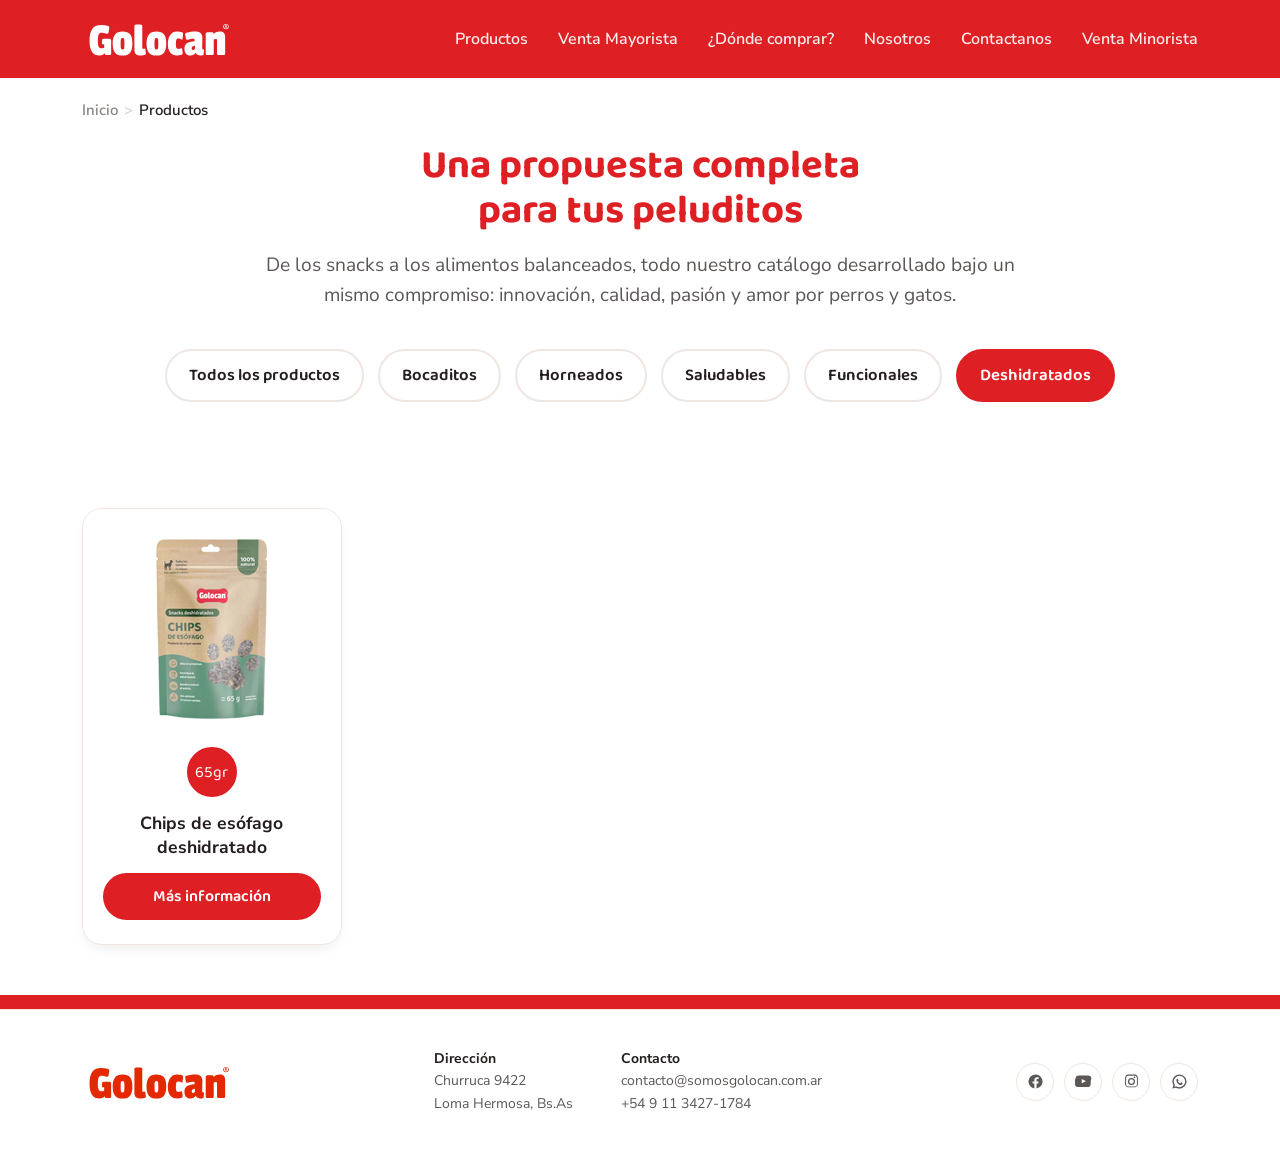
<file: Página de productos separada/deshidratados.html>
<!DOCTYPE html>
<html lang="es">
<head>
<meta charset="UTF-8">
<meta name="viewport" content="width=device-width, initial-scale=1.0">
<title>Productos | Golocan®</title>
<link rel="stylesheet" href="styles.css">
<style>
  .page-head{padding:18px 0 10px;text-align:center;}
  .page-head h1{font-size:40px;color:var(--red-600);margin-top:6px;}
  .page-head p{max-width:800px;margin:16px auto 0;font-size:1.2rem;}
  .filters{display:flex;justify-content:center;gap:14px;margin:38px 0 6px;flex-wrap:wrap;}

  .grid-products{
    display:grid;grid-template-columns:repeat(4,1fr);gap:26px;margin-top:40px;
  }
  .pcard{
    background:#fff;border:1px solid var(--line);border-radius:var(--radius-md);
    padding:20px 20px 24px;display:flex;flex-direction:column;text-align:center;
    box-shadow:var(--shadow-sm);
  }
  .pcard .media-ph{height:200px;margin-bottom:18px;border-radius:14px; background: #fff; }
  .pcard .pname{font-size:1.1rem;font-weight:700;color:var(--ink);min-height:40px;margin:14px 0;}
  .pcard .btn{margin-top:auto;}
  .cat-label{
    position:absolute;font-size:10px;background:var(--ink);color:#fff;
    padding:3px 8px;border-radius:6px;top:10px;left:10px;font-weight:700;
  }
  .pcard .media-ph{position:relative;}

  .productbutton{ width: 50px; height: 50px; background-color: #fff; border: solid 2px var(--red-600); border-radius:50%; color: black; text-decoration: none; display: inline-flex; justify-content: center; align-items: center; text-align: center; font-size: 16px; margin: auto; cursor: pointer; font-family: 'baloo 2';
  }

  .productbutton.is-active {background: var(--red-600); color: #fff;}

  .oculto { display: none; }

  .footer-logo img {filter: invert(34%) sepia(96%) saturate(7465%) hue-rotate(358deg) brightness(87%) contrast(106%);}

  @media (max-width:980px){.page-head{padding: 18px 20px 10px;} .grid-products{grid-template-columns:repeat(2,1fr);} .productbutton, .productbutton2{margin-bottom: 15px;}}
  @media (max-width:560px){.grid-products{grid-template-columns:1fr;}}
</style>
</head>
<body>

<header class="site-header">
  <div class="wrap">
    <a href="index.html" class="logo">
      <img src="img/logo.svg" height="50px">
    </a>
    <nav class="main-nav">
      <ul>
        <li><a href="productos.html">Productos</a></li>
        <li><a href="vende-golocan.html">Venta Mayorista</a></li>
        <li><a href="donde-comprar.html">¿Dónde comprar?</a></li>
        <li><a href="nosotros.html">Nosotros</a></li>
        <li><a href="contactanos.html">Contactanos</a></li>
        <li><a href="#">Venta Minorista</a></li>
      </ul>
    </nav>
    <button class="nav-toggle" aria-label="Abrir menú">
      <svg width="26" height="26" viewBox="0 0 24 24" fill="none" stroke="currentColor" stroke-width="2"><path d="M3 6h18M3 12h18M3 18h18"/></svg>
    </button>
  </div>
</header>

<div class="wrap">
  <div class="breadcrumb"><a href="index.html">Inicio</a><span class="sep">&gt;</span><span class="current">Productos</span></div>
</div>

<section class="page-head wrap">
  <h1>Una propuesta completa<br>para tus peluditos</h1>
  <p>De los snacks a los alimentos balanceados, todo nuestro catálogo desarrollado bajo un mismo compromiso: innovación, calidad, pasión y amor por perros y gatos.</p>
  <div class="filters">
    <a href="productos.html" class="tag-pill">Todos los productos</a>
    <a href="bocaditos.html" class="tag-pill">Bocaditos</a>
    <a href="horneados.html" class="tag-pill">Horneados</a>
    <a href="saludables.html" class="tag-pill">Saludables</a>
    <a href="funcionales.html" class="tag-pill">Funcionales</a>
    <a href="deshidratados.html" class="tag-pill is-active">Deshidratados</a>
  </div>
</section>

<section class="section-tight">
  <div class="wrap">
    <div class="grid-products">
      <a href="producto-detalle.html" class="pcard">
        <div class="media-ph"><img src="img/830.png"></div>
        <button class="productbutton is-active">65gr</button>        
        <div class="pname">Chips de esófago deshidratado</div>
        <span class="btn btn-primary btn-sm">Más información</span>
      </a>
    </div>
  </div>
</section>

<div class="footer-bar"></div>

<footer class="site-footer" id="footer">
  <div class="wrap footer-row">
    <a href="index.html" class="footer-logo"><img src="img/logo.svg" color=#000 height="50px;"></a>
    <div class="footer-info">
      <div class="col"><strong>Dirección</strong>Churruca 9422<br>Loma Hermosa, Bs.As</div>
      <div class="col"><strong>Contacto</strong>contacto@somosgolocan.com.ar<br>+54 9 11 3427-1784</div>
    </div>
    <div class="footer-social">
      <a href="#" aria-label="Facebook"><svg width="17" height="17" viewBox="0 0 24 24" fill="currentColor"><path d="M22 12a10 10 0 1 0-11.6 9.9v-7H7.9V12h2.5V9.8c0-2.5 1.5-3.9 3.8-3.9 1.1 0 2.2.2 2.2.2v2.5h-1.3c-1.2 0-1.6.8-1.6 1.6V12h2.8l-.4 2.9h-2.4v7A10 10 0 0 0 22 12z"/></svg></a>
      <a href="#" aria-label="YouTube"><svg width="17" height="17" viewBox="0 0 24 24" fill="currentColor"><path d="M23 7.2s-.2-1.6-.9-2.3c-.8-.9-1.8-.9-2.2-1C16.9 3.7 12 3.7 12 3.7s-4.9 0-7.9.2c-.4 0-1.4.1-2.2 1-.7.7-.9 2.3-.9 2.3S0 9 0 10.9v1.9C0 14.7.2 16.5.2 16.5s.2 1.6.9 2.3c.8.9 1.9.8 2.4.9 1.7.2 7.5.2 7.5.2s4.9 0 7.9-.3c.4 0 1.4-.1 2.2-1 .7-.7.9-2.3.9-2.3s.2-1.8.2-3.7V10.9C23.2 9 23 7.2 23 7.2zM9.5 14.6V8.4l6 3.1-6 3.1z"/></svg></a>
      <a href="#" aria-label="Instagram"><svg width="17" height="17" viewBox="0 0 24 24" fill="currentColor"><path d="M12 2c2.7 0 3.1 0 4.1.1 1.1 0 1.8.2 2.2.4.6.2 1 .5 1.4.9.4.4.7.8.9 1.4.2.4.4 1.1.4 2.2.1 1 .1 1.4.1 4.1s0 3.1-.1 4.1c0 1.1-.2 1.8-.4 2.2-.2.6-.5 1-.9 1.4-.4.4-.8.7-1.4.9-.4.2-1.1.4-2.2.4-1 .1-1.4.1-4.1.1s-3.1 0-4.1-.1c-1.1 0-1.8-.2-2.2-.4-.6-.2-1-.5-1.4-.9-.4-.4-.7-.8-.9-1.4-.2-.4-.4-1.1-.4-2.2-.1-1-.1-1.4-.1-4.1s0-3.1.1-4.1c0-1.1.2-1.8.4-2.2.2-.6.5-1 .9-1.4.4-.4.8-.7 1.4-.9.4-.2 1.1-.4 2.2-.4C8.9 2 9.3 2 12 2zm0 1.8c-2.6 0-3 0-4 .1-.9 0-1.4.2-1.7.3-.4.2-.7.3-1 .6-.3.3-.5.6-.6 1-.1.3-.3.8-.3 1.7-.1 1-.1 1.3-.1 4s0 3 .1 4c0 .9.2 1.4.3 1.7.2.4.3.7.6 1 .3.3.6.5 1 .6.3.1.8.3 1.7.3 1 .1 1.3.1 4 .1s3 0 4-.1c.9 0 1.4-.2 1.7-.3.4-.2.7-.3 1-.6.3-.3.5-.6.6-1 .1-.3.3-.8.3-1.7.1-1 .1-1.3.1-4s0-3-.1-4c0-.9-.2-1.4-.3-1.7-.2-.4-.3-.7-.6-1-.3-.3-.6-.5-1-.6-.3-.1-.8-.3-1.7-.3-1-.1-1.3-.1-4-.1zM12 7a5 5 0 1 1 0 10 5 5 0 0 1 0-10zm0 1.8a3.2 3.2 0 1 0 0 6.4 3.2 3.2 0 0 0 0-6.4zM17.4 6a1.2 1.2 0 1 1-2.4 0 1.2 1.2 0 0 1 2.4 0z"/></svg></a>
      <a href="#" aria-label="WhatsApp"><svg width="17" height="17" viewBox="0 0 24 24" fill="currentColor"><path d="M12 2a10 10 0 0 0-8.6 15.1L2 22l5-1.3A10 10 0 1 0 12 2zm0 18a8 8 0 0 1-4.1-1.1l-.3-.2-2.8.7.7-2.7-.2-.3A8 8 0 1 1 12 20zm4.4-5.9c-.2-.1-1.4-.7-1.6-.8-.2-.1-.4-.1-.6.1-.2.2-.6.8-.8 1-.1.2-.3.2-.5.1-1.2-.6-2-1-2.8-2.3-.2-.3 0-.5.1-.6l.4-.5c.1-.2.1-.4 0-.6-.1-.2-.6-1.4-.8-1.9-.2-.5-.4-.4-.5-.4h-.5c-.2 0-.5.2-.6.4-.6.7-.6 1.5-.5 2.4.2 1.7 1 3.1 2.6 4.4 1.7 1.4 3 1.6 4.1 1.4.7-.1 1.5-.6 1.7-1.3.2-.6.2-1.1.1-1.2-.1-.1-.2-.1-.4-.2z"/></svg></a>
    </div>
  </div>
</footer>

  <script>
        const menuToggle = document.querySelector('.nav-toggle');
    const navLinks = document.querySelector('.main-nav');

    menuToggle.addEventListener('click', () => {
        navLinks.classList.toggle('active');
    });


  </script>

</body>
</html>
</file>
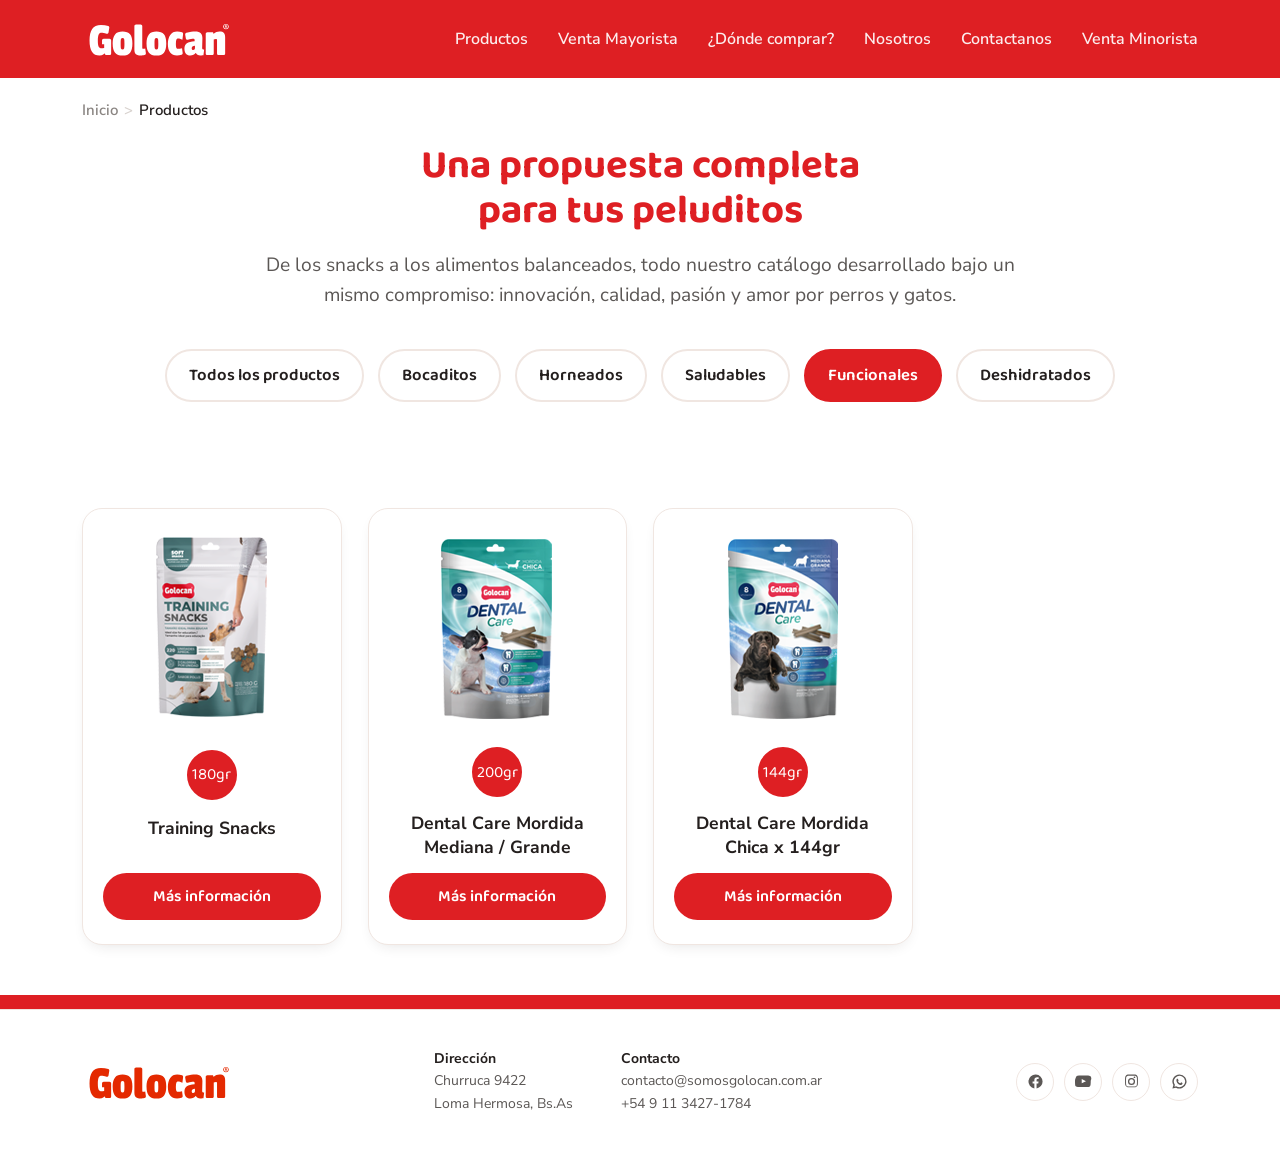
<file: Página de productos separada/funcionales.html>
<!DOCTYPE html>
<html lang="es">
<head>
<meta charset="UTF-8">
<meta name="viewport" content="width=device-width, initial-scale=1.0">
<title>Productos | Golocan®</title>
<link rel="stylesheet" href="styles.css">
<style>
  .page-head{padding:18px 0 10px;text-align:center;}
  .page-head h1{font-size:40px;color:var(--red-600);margin-top:6px;}
  .page-head p{max-width:800px;margin:16px auto 0;font-size:1.2rem;}
  .filters{display:flex;justify-content:center;gap:14px;margin:38px 0 6px;flex-wrap:wrap;}

  .grid-products{
    display:grid;grid-template-columns:repeat(4,1fr);gap:26px;margin-top:40px;
  }
  .pcard{
    background:#fff;border:1px solid var(--line);border-radius:var(--radius-md);
    padding:20px 20px 24px;display:flex;flex-direction:column;text-align:center;
    box-shadow:var(--shadow-sm);
  }
  .pcard .media-ph{height:200px;margin-bottom:18px;border-radius:14px; background: #fff; }
  .pcard .pname{font-size:1.1rem;font-weight:700;color:var(--ink);min-height:40px;margin:14px 0;}
  .pcard .btn{margin-top:auto;}
  .cat-label{
    position:absolute;font-size:10px;background:var(--ink);color:#fff;
    padding:3px 8px;border-radius:6px;top:10px;left:10px;font-weight:700;
  }
  .pcard .media-ph{position:relative;}

  .productbutton{ width: 50px; height: 50px; background-color: #fff; border: solid 2px var(--red-600); border-radius:50%; color: black; text-decoration: none; display: inline-flex; justify-content: center; align-items: center; text-align: center; font-size: 16px; margin: auto; cursor: pointer; font-family: 'baloo 2';
  }

  .productbutton.is-active {background: var(--red-600); color: #fff;}

  .oculto { display: none; }

  .footer-logo img {filter: invert(34%) sepia(96%) saturate(7465%) hue-rotate(358deg) brightness(87%) contrast(106%);}

  @media (max-width:980px){.page-head{padding: 18px 20px 10px;} .grid-products{grid-template-columns:repeat(2,1fr);} .productbutton, .productbutton2{margin-bottom: 15px;}}
  @media (max-width:560px){.grid-products{grid-template-columns:1fr;}}
</style>
</head>
<body>

<header class="site-header">
  <div class="wrap">
    <a href="index.html" class="logo">
      <img src="img/logo.svg" height="50px">
    </a>
    <nav class="main-nav">
      <ul>
        <li><a href="productos.html">Productos</a></li>
        <li><a href="vende-golocan.html">Venta Mayorista</a></li>
        <li><a href="donde-comprar.html">¿Dónde comprar?</a></li>
        <li><a href="nosotros.html">Nosotros</a></li>
        <li><a href="contactanos.html">Contactanos</a></li>
        <li><a href="#">Venta Minorista</a></li>
      </ul>
    </nav>
    <button class="nav-toggle" aria-label="Abrir menú">
      <svg width="26" height="26" viewBox="0 0 24 24" fill="none" stroke="currentColor" stroke-width="2"><path d="M3 6h18M3 12h18M3 18h18"/></svg>
    </button>
  </div>
</header>

<div class="wrap">
  <div class="breadcrumb"><a href="index.html">Inicio</a><span class="sep">&gt;</span><span class="current">Productos</span></div>
</div>

<section class="page-head wrap">
  <h1>Una propuesta completa<br>para tus peluditos</h1>
  <p>De los snacks a los alimentos balanceados, todo nuestro catálogo desarrollado bajo un mismo compromiso: innovación, calidad, pasión y amor por perros y gatos.</p>
  <div class="filters">
    <a href="productos.html" class="tag-pill">Todos los productos</a>
    <a href="bocaditos.html" class="tag-pill">Bocaditos</a>
    <a href="horneados.html" class="tag-pill">Horneados</a>
    <a href="saludables.html" class="tag-pill">Saludables</a>
    <a href="funcionales.html" class="tag-pill is-active">Funcionales</a>
    <a href="deshidratados.html" class="tag-pill">Deshidratados</a>
  </div>
</section>

<section class="section-tight">
  <div class="wrap">
    <div class="grid-products">
      <a href="producto-detalle.html" class="pcard">
        <div class="media-ph"><img src="img/730.png"></div>
        <button class="productbutton is-active">180gr</button>
        <div class="pname">Training Snacks</div>
        <span class="btn btn-primary btn-sm">Más información</span>
      </a>

      <a href="producto-detalle.html" class="pcard">
        <div class="media-ph"><img src="img/710.png"></div>
        <button class="productbutton is-active">200gr</button>
        <div class="pname">Dental Care Mordida Mediana / Grande</div>
        <span class="btn btn-primary btn-sm">Más información</span>
      </a>

      <a href="producto-detalle.html" class="pcard">
        <div class="media-ph"><img src="img/720.png"></div>
        <button class="productbutton is-active">144gr</button>
        <div class="pname">Dental Care Mordida Chica x 144gr</div>
        <span class="btn btn-primary btn-sm">Más información</span>
      </a>
    </div>
  </div>
</section>

<div class="footer-bar"></div>

<footer class="site-footer" id="footer">
  <div class="wrap footer-row">
    <a href="index.html" class="footer-logo"><img src="img/logo.svg" color=#000 height="50px;"></a>
    <div class="footer-info">
      <div class="col"><strong>Dirección</strong>Churruca 9422<br>Loma Hermosa, Bs.As</div>
      <div class="col"><strong>Contacto</strong>contacto@somosgolocan.com.ar<br>+54 9 11 3427-1784</div>
    </div>
    <div class="footer-social">
      <a href="#" aria-label="Facebook"><svg width="17" height="17" viewBox="0 0 24 24" fill="currentColor"><path d="M22 12a10 10 0 1 0-11.6 9.9v-7H7.9V12h2.5V9.8c0-2.5 1.5-3.9 3.8-3.9 1.1 0 2.2.2 2.2.2v2.5h-1.3c-1.2 0-1.6.8-1.6 1.6V12h2.8l-.4 2.9h-2.4v7A10 10 0 0 0 22 12z"/></svg></a>
      <a href="#" aria-label="YouTube"><svg width="17" height="17" viewBox="0 0 24 24" fill="currentColor"><path d="M23 7.2s-.2-1.6-.9-2.3c-.8-.9-1.8-.9-2.2-1C16.9 3.7 12 3.7 12 3.7s-4.9 0-7.9.2c-.4 0-1.4.1-2.2 1-.7.7-.9 2.3-.9 2.3S0 9 0 10.9v1.9C0 14.7.2 16.5.2 16.5s.2 1.6.9 2.3c.8.9 1.9.8 2.4.9 1.7.2 7.5.2 7.5.2s4.9 0 7.9-.3c.4 0 1.4-.1 2.2-1 .7-.7.9-2.3.9-2.3s.2-1.8.2-3.7V10.9C23.2 9 23 7.2 23 7.2zM9.5 14.6V8.4l6 3.1-6 3.1z"/></svg></a>
      <a href="#" aria-label="Instagram"><svg width="17" height="17" viewBox="0 0 24 24" fill="currentColor"><path d="M12 2c2.7 0 3.1 0 4.1.1 1.1 0 1.8.2 2.2.4.6.2 1 .5 1.4.9.4.4.7.8.9 1.4.2.4.4 1.1.4 2.2.1 1 .1 1.4.1 4.1s0 3.1-.1 4.1c0 1.1-.2 1.8-.4 2.2-.2.6-.5 1-.9 1.4-.4.4-.8.7-1.4.9-.4.2-1.1.4-2.2.4-1 .1-1.4.1-4.1.1s-3.1 0-4.1-.1c-1.1 0-1.8-.2-2.2-.4-.6-.2-1-.5-1.4-.9-.4-.4-.7-.8-.9-1.4-.2-.4-.4-1.1-.4-2.2-.1-1-.1-1.4-.1-4.1s0-3.1.1-4.1c0-1.1.2-1.8.4-2.2.2-.6.5-1 .9-1.4.4-.4.8-.7 1.4-.9.4-.2 1.1-.4 2.2-.4C8.9 2 9.3 2 12 2zm0 1.8c-2.6 0-3 0-4 .1-.9 0-1.4.2-1.7.3-.4.2-.7.3-1 .6-.3.3-.5.6-.6 1-.1.3-.3.8-.3 1.7-.1 1-.1 1.3-.1 4s0 3 .1 4c0 .9.2 1.4.3 1.7.2.4.3.7.6 1 .3.3.6.5 1 .6.3.1.8.3 1.7.3 1 .1 1.3.1 4 .1s3 0 4-.1c.9 0 1.4-.2 1.7-.3.4-.2.7-.3 1-.6.3-.3.5-.6.6-1 .1-.3.3-.8.3-1.7.1-1 .1-1.3.1-4s0-3-.1-4c0-.9-.2-1.4-.3-1.7-.2-.4-.3-.7-.6-1-.3-.3-.6-.5-1-.6-.3-.1-.8-.3-1.7-.3-1-.1-1.3-.1-4-.1zM12 7a5 5 0 1 1 0 10 5 5 0 0 1 0-10zm0 1.8a3.2 3.2 0 1 0 0 6.4 3.2 3.2 0 0 0 0-6.4zM17.4 6a1.2 1.2 0 1 1-2.4 0 1.2 1.2 0 0 1 2.4 0z"/></svg></a>
      <a href="#" aria-label="WhatsApp"><svg width="17" height="17" viewBox="0 0 24 24" fill="currentColor"><path d="M12 2a10 10 0 0 0-8.6 15.1L2 22l5-1.3A10 10 0 1 0 12 2zm0 18a8 8 0 0 1-4.1-1.1l-.3-.2-2.8.7.7-2.7-.2-.3A8 8 0 1 1 12 20zm4.4-5.9c-.2-.1-1.4-.7-1.6-.8-.2-.1-.4-.1-.6.1-.2.2-.6.8-.8 1-.1.2-.3.2-.5.1-1.2-.6-2-1-2.8-2.3-.2-.3 0-.5.1-.6l.4-.5c.1-.2.1-.4 0-.6-.1-.2-.6-1.4-.8-1.9-.2-.5-.4-.4-.5-.4h-.5c-.2 0-.5.2-.6.4-.6.7-.6 1.5-.5 2.4.2 1.7 1 3.1 2.6 4.4 1.7 1.4 3 1.6 4.1 1.4.7-.1 1.5-.6 1.7-1.3.2-.6.2-1.1.1-1.2-.1-.1-.2-.1-.4-.2z"/></svg></a>
    </div>
  </div>
</footer>

  <script>
        const menuToggle = document.querySelector('.nav-toggle');
    const navLinks = document.querySelector('.main-nav');

    menuToggle.addEventListener('click', () => {
        navLinks.classList.toggle('active');
    });

  </script>

</body>
</html>
</file>
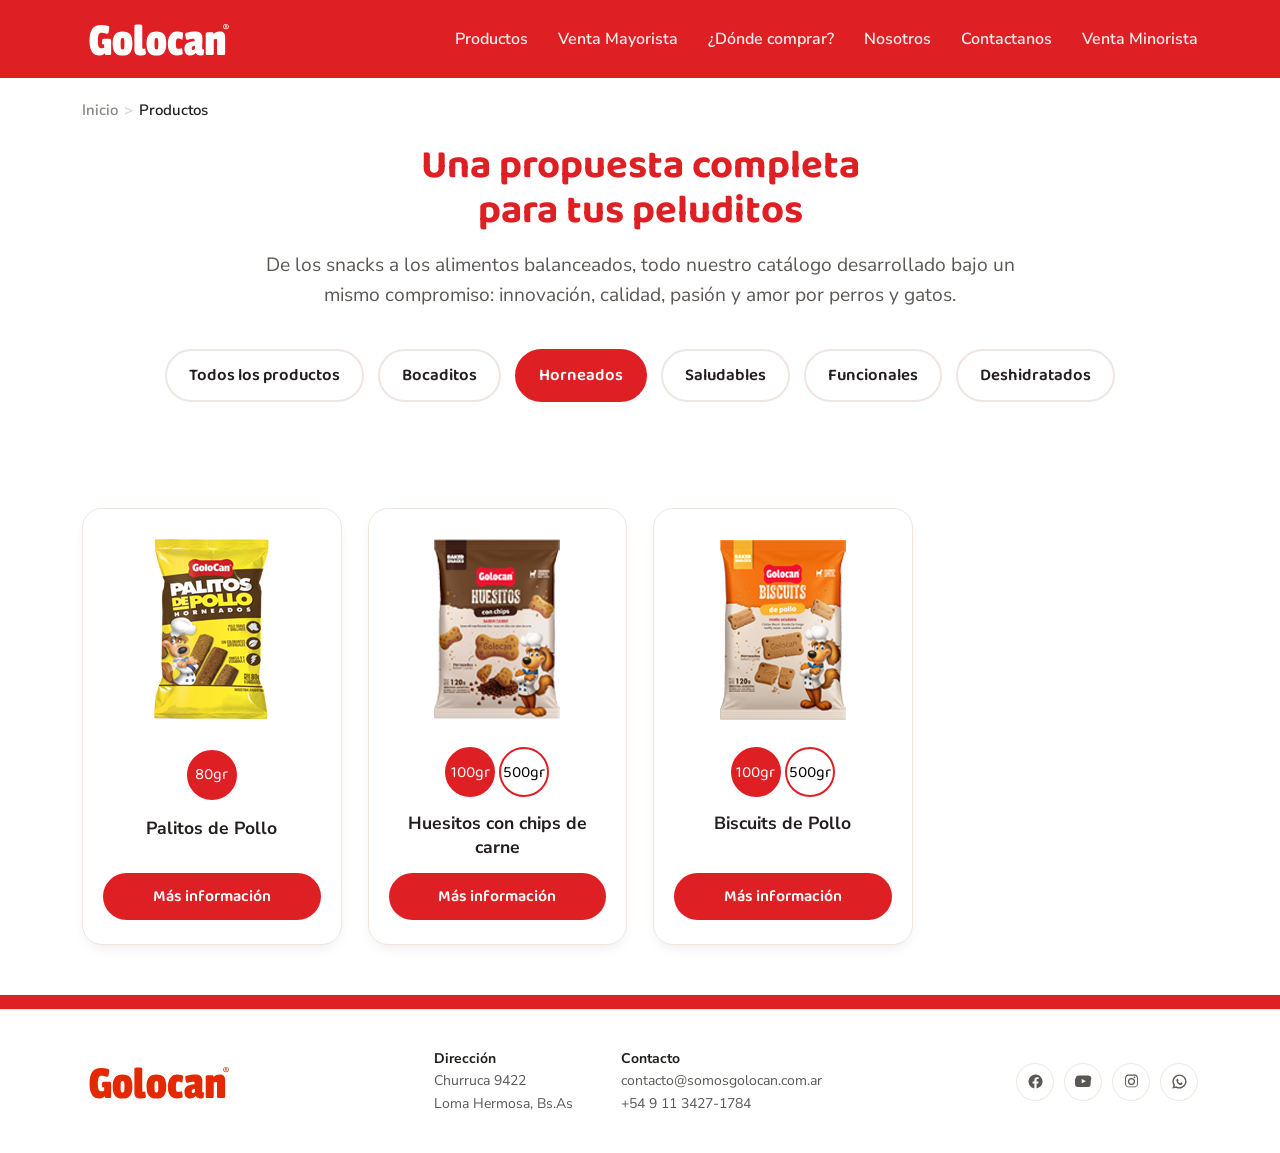
<file: Página de productos separada/horneados.html>
<!DOCTYPE html>
<html lang="es">
<head>
<meta charset="UTF-8">
<meta name="viewport" content="width=device-width, initial-scale=1.0">
<title>Productos | Golocan®</title>
<link rel="stylesheet" href="styles.css">
<style>
  .page-head{padding:18px 0 10px;text-align:center;}
  .page-head h1{font-size:40px;color:var(--red-600);margin-top:6px;}
  .page-head p{max-width:800px;margin:16px auto 0;font-size:1.2rem;}
  .filters{display:flex;justify-content:center;gap:14px;margin:38px 0 6px;flex-wrap:wrap;}

  .grid-products{
    display:grid;grid-template-columns:repeat(4,1fr);gap:26px;margin-top:40px;
  }
  .pcard{
    background:#fff;border:1px solid var(--line);border-radius:var(--radius-md);
    padding:20px 20px 24px;display:flex;flex-direction:column;text-align:center;
    box-shadow:var(--shadow-sm);
  }
  .pcard .media-ph{height:200px;margin-bottom:18px;border-radius:14px; background: #fff; }
  .pcard .pname{font-size:1.1rem;font-weight:700;color:var(--ink);min-height:40px;margin:14px 0;}
  .pcard .btn{margin-top:auto;}
  .cat-label{
    position:absolute;font-size:10px;background:var(--ink);color:#fff;
    padding:3px 8px;border-radius:6px;top:10px;left:10px;font-weight:700;
  }
  .pcard .media-ph{position:relative;}

  .productbutton{ width: 50px; height: 50px; background-color: #fff; border: solid 2px var(--red-600); border-radius:50%; color: black; text-decoration: none; display: inline-flex; justify-content: center; align-items: center; text-align: center; font-size: 16px; margin: auto; cursor: pointer; font-family: 'baloo 2';
  }

  .productbutton.is-active {background: var(--red-600); color: #fff;}

  .oculto { display: none; }

  .footer-logo img {filter: invert(34%) sepia(96%) saturate(7465%) hue-rotate(358deg) brightness(87%) contrast(106%);}

  @media (max-width:980px){.page-head{padding: 18px 20px 10px;} .grid-products{grid-template-columns:repeat(2,1fr);} .productbutton, .productbutton2{margin-bottom: 15px;}}
  @media (max-width:560px){.grid-products{grid-template-columns:1fr;}}
</style>
</head>
<body>

<header class="site-header">
  <div class="wrap">
    <a href="index.html" class="logo">
      <img src="img/logo.svg" height="50px">
    </a>
    <nav class="main-nav">
      <ul>
        <li><a href="productos.html">Productos</a></li>
        <li><a href="vende-golocan.html">Venta Mayorista</a></li>
        <li><a href="donde-comprar.html">¿Dónde comprar?</a></li>
        <li><a href="nosotros.html">Nosotros</a></li>
        <li><a href="contactanos.html">Contactanos</a></li>
        <li><a href="#">Venta Minorista</a></li>
      </ul>
    </nav>
    <button class="nav-toggle" aria-label="Abrir menú">
      <svg width="26" height="26" viewBox="0 0 24 24" fill="none" stroke="currentColor" stroke-width="2"><path d="M3 6h18M3 12h18M3 18h18"/></svg>
    </button>
  </div>
</header>

<div class="wrap">
  <div class="breadcrumb"><a href="index.html">Inicio</a><span class="sep">&gt;</span><span class="current">Productos</span></div>
</div>

<section class="page-head wrap">
  <h1>Una propuesta completa<br>para tus peluditos</h1>
  <p>De los snacks a los alimentos balanceados, todo nuestro catálogo desarrollado bajo un mismo compromiso: innovación, calidad, pasión y amor por perros y gatos.</p>
  <div class="filters">
    <a href="productos.html" class="tag-pill ">Todos los productos</a>
    <a href="bocaditos.html" class="tag-pill">Bocaditos</a>
    <a href="horneados.html" class="tag-pill is-active">Horneados</a>
    <a href="saludables.html" class="tag-pill">Saludables</a>
    <a href="funcionales.html" class="tag-pill">Funcionales</a>
    <a href="deshidratados.html" class="tag-pill">Deshidratados</a>
  </div>
</section>

<section class="section-tight">
  <div class="wrap">
    <div class="grid-products">
      <a href="producto-detalle.html" class="pcard">
        <div class="media-ph"><img src="img/440.png"></div>
        <button class="productbutton is-active">80gr</button>
        <div class="pname">Palitos de Pollo</div>
        <span class="btn btn-primary btn-sm">Más información</span>
      </a>

      <div class="pcard">
        <a href="producto-detalle.html">
        <div class="media-ph"><img id="Imagen630" src="img/630.png"></div>
        </a>
        <div>
          <button class="productbutton is-active" onclick="cambiarImagen630('img/630.png'); actualizarActivo(this)">100gr</button>
           <button class="productbutton" onclick="cambiarImagen630('img/630-D.png'); actualizarActivo(this)">500gr</button>
        </div>
        <div class="pname">Huesitos con chips de carne</div>
        <span class="btn btn-primary btn-sm"> <a href="producto-detalle.html">Más información</a></span>
      </div>

      <div class="pcard">
        <a href="producto-detalle.html">
        <div class="media-ph"><img id="Imagen610" src="img/610.png"></div>
        </a>
        <div>
          <button class="productbutton is-active" onclick="cambiarImagen610('img/610.png'); actualizarActivo(this)">100gr</button>
          <button class="productbutton" onclick="cambiarImagen610('img/610-D.png'); actualizarActivo(this)">500gr</button>
        </div>
        <div class="pname">Biscuits de Pollo</div>
        <span class="btn btn-primary btn-sm"> <a href="producto-detalle.html">Más información</a></span>
      </div>

    </div>
  </div>
</section>

<div class="footer-bar"></div>

<footer class="site-footer" id="footer">
  <div class="wrap footer-row">
    <a href="index.html" class="footer-logo"><img src="img/logo.svg" color=#000 height="50px;"></a>
    <div class="footer-info">
      <div class="col"><strong>Dirección</strong>Churruca 9422<br>Loma Hermosa, Bs.As</div>
      <div class="col"><strong>Contacto</strong>contacto@somosgolocan.com.ar<br>+54 9 11 3427-1784</div>
    </div>
    <div class="footer-social">
      <a href="#" aria-label="Facebook"><svg width="17" height="17" viewBox="0 0 24 24" fill="currentColor"><path d="M22 12a10 10 0 1 0-11.6 9.9v-7H7.9V12h2.5V9.8c0-2.5 1.5-3.9 3.8-3.9 1.1 0 2.2.2 2.2.2v2.5h-1.3c-1.2 0-1.6.8-1.6 1.6V12h2.8l-.4 2.9h-2.4v7A10 10 0 0 0 22 12z"/></svg></a>
      <a href="#" aria-label="YouTube"><svg width="17" height="17" viewBox="0 0 24 24" fill="currentColor"><path d="M23 7.2s-.2-1.6-.9-2.3c-.8-.9-1.8-.9-2.2-1C16.9 3.7 12 3.7 12 3.7s-4.9 0-7.9.2c-.4 0-1.4.1-2.2 1-.7.7-.9 2.3-.9 2.3S0 9 0 10.9v1.9C0 14.7.2 16.5.2 16.5s.2 1.6.9 2.3c.8.9 1.9.8 2.4.9 1.7.2 7.5.2 7.5.2s4.9 0 7.9-.3c.4 0 1.4-.1 2.2-1 .7-.7.9-2.3.9-2.3s.2-1.8.2-3.7V10.9C23.2 9 23 7.2 23 7.2zM9.5 14.6V8.4l6 3.1-6 3.1z"/></svg></a>
      <a href="#" aria-label="Instagram"><svg width="17" height="17" viewBox="0 0 24 24" fill="currentColor"><path d="M12 2c2.7 0 3.1 0 4.1.1 1.1 0 1.8.2 2.2.4.6.2 1 .5 1.4.9.4.4.7.8.9 1.4.2.4.4 1.1.4 2.2.1 1 .1 1.4.1 4.1s0 3.1-.1 4.1c0 1.1-.2 1.8-.4 2.2-.2.6-.5 1-.9 1.4-.4.4-.8.7-1.4.9-.4.2-1.1.4-2.2.4-1 .1-1.4.1-4.1.1s-3.1 0-4.1-.1c-1.1 0-1.8-.2-2.2-.4-.6-.2-1-.5-1.4-.9-.4-.4-.7-.8-.9-1.4-.2-.4-.4-1.1-.4-2.2-.1-1-.1-1.4-.1-4.1s0-3.1.1-4.1c0-1.1.2-1.8.4-2.2.2-.6.5-1 .9-1.4.4-.4.8-.7 1.4-.9.4-.2 1.1-.4 2.2-.4C8.9 2 9.3 2 12 2zm0 1.8c-2.6 0-3 0-4 .1-.9 0-1.4.2-1.7.3-.4.2-.7.3-1 .6-.3.3-.5.6-.6 1-.1.3-.3.8-.3 1.7-.1 1-.1 1.3-.1 4s0 3 .1 4c0 .9.2 1.4.3 1.7.2.4.3.7.6 1 .3.3.6.5 1 .6.3.1.8.3 1.7.3 1 .1 1.3.1 4 .1s3 0 4-.1c.9 0 1.4-.2 1.7-.3.4-.2.7-.3 1-.6.3-.3.5-.6.6-1 .1-.3.3-.8.3-1.7.1-1 .1-1.3.1-4s0-3-.1-4c0-.9-.2-1.4-.3-1.7-.2-.4-.3-.7-.6-1-.3-.3-.6-.5-1-.6-.3-.1-.8-.3-1.7-.3-1-.1-1.3-.1-4-.1zM12 7a5 5 0 1 1 0 10 5 5 0 0 1 0-10zm0 1.8a3.2 3.2 0 1 0 0 6.4 3.2 3.2 0 0 0 0-6.4zM17.4 6a1.2 1.2 0 1 1-2.4 0 1.2 1.2 0 0 1 2.4 0z"/></svg></a>
      <a href="#" aria-label="WhatsApp"><svg width="17" height="17" viewBox="0 0 24 24" fill="currentColor"><path d="M12 2a10 10 0 0 0-8.6 15.1L2 22l5-1.3A10 10 0 1 0 12 2zm0 18a8 8 0 0 1-4.1-1.1l-.3-.2-2.8.7.7-2.7-.2-.3A8 8 0 1 1 12 20zm4.4-5.9c-.2-.1-1.4-.7-1.6-.8-.2-.1-.4-.1-.6.1-.2.2-.6.8-.8 1-.1.2-.3.2-.5.1-1.2-.6-2-1-2.8-2.3-.2-.3 0-.5.1-.6l.4-.5c.1-.2.1-.4 0-.6-.1-.2-.6-1.4-.8-1.9-.2-.5-.4-.4-.5-.4h-.5c-.2 0-.5.2-.6.4-.6.7-.6 1.5-.5 2.4.2 1.7 1 3.1 2.6 4.4 1.7 1.4 3 1.6 4.1 1.4.7-.1 1.5-.6 1.7-1.3.2-.6.2-1.1.1-1.2-.1-.1-.2-.1-.4-.2z"/></svg></a>
    </div>
  </div>
</footer>

  <script>
        const menuToggle = document.querySelector('.nav-toggle');
    const navLinks = document.querySelector('.main-nav');

    menuToggle.addEventListener('click', () => {
        navLinks.classList.toggle('active');
    });

    function cambiarImagen330(nuevaRuta) {
            // Selecciona la imagen por su ID y cambia su atributo 'src'
            document.getElementById('Imagen330').src = nuevaRuta;
        }

    function cambiarImagen340(nuevaRuta) {
            // Selecciona la imagen por su ID y cambia su atributo 'src'
            document.getElementById('Imagen340').src = nuevaRuta;
        }

    function cambiarImagen350(nuevaRuta) {
            // Selecciona la imagen por su ID y cambia su atributo 'src'
            document.getElementById('Imagen350').src = nuevaRuta;
        }

    function cambiarImagen360(nuevaRuta) {
            // Selecciona la imagen por su ID y cambia su atributo 'src'
            document.getElementById('Imagen360').src = nuevaRuta;
        }

    function cambiarImagen630(nuevaRuta) {
            // Selecciona la imagen por su ID y cambia su atributo 'src'
            document.getElementById('Imagen630').src = nuevaRuta;
        }

    function cambiarImagen610(nuevaRuta) {
            // Selecciona la imagen por su ID y cambia su atributo 'src'
            document.getElementById('Imagen610').src = nuevaRuta;
        }

    function actualizarActivo(botonClickeado) {
          // 1. Encuentra el contenedor padre de los botones
          const contenedor = botonClickeado.parentElement;
          
          // 2. Quita la clase 'is-active' a todos los botones dentro de ese contenedor
          const botones = contenedor.querySelectorAll('.productbutton');
          botones.forEach(btn => btn.classList.remove('is-active'));
          
          // 3. Agrega la clase al botón que disparó el evento
          botonClickeado.classList.add('is-active');
    }




  </script>

</body>
</html>
</file>
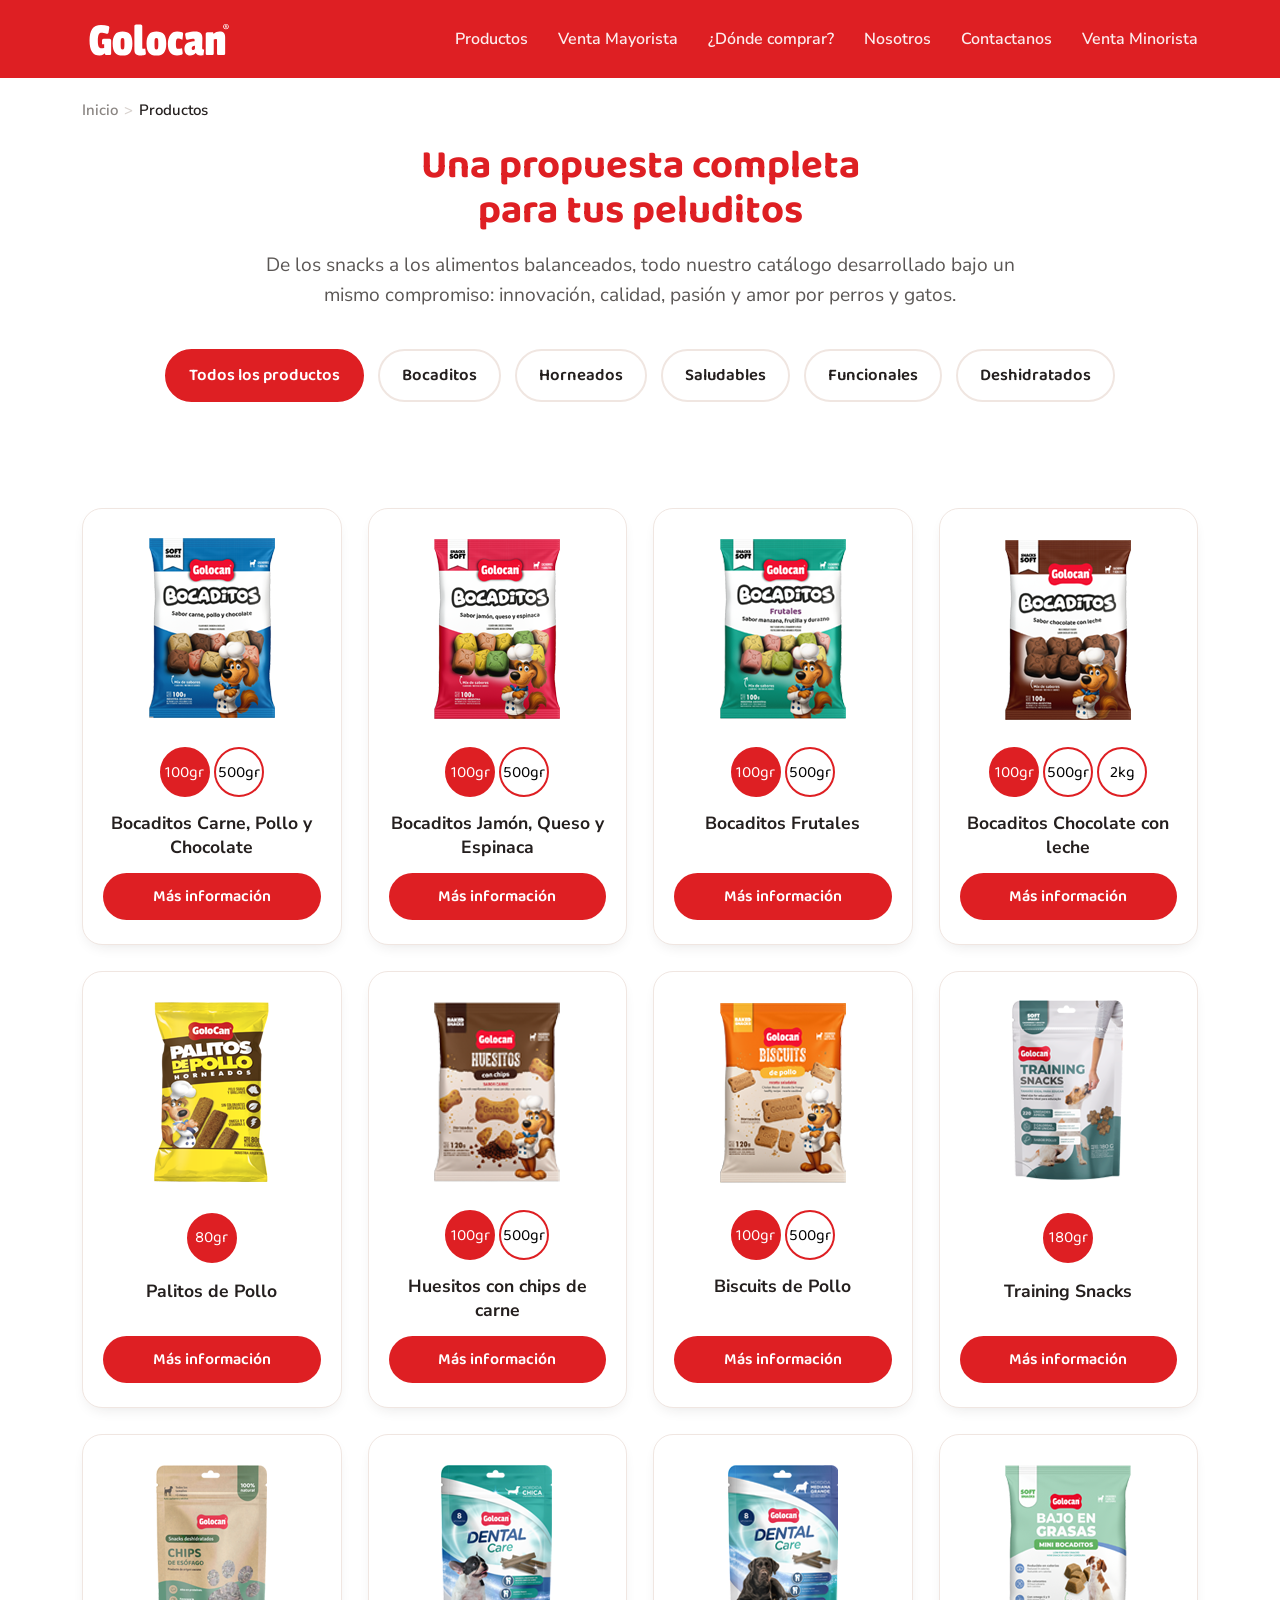
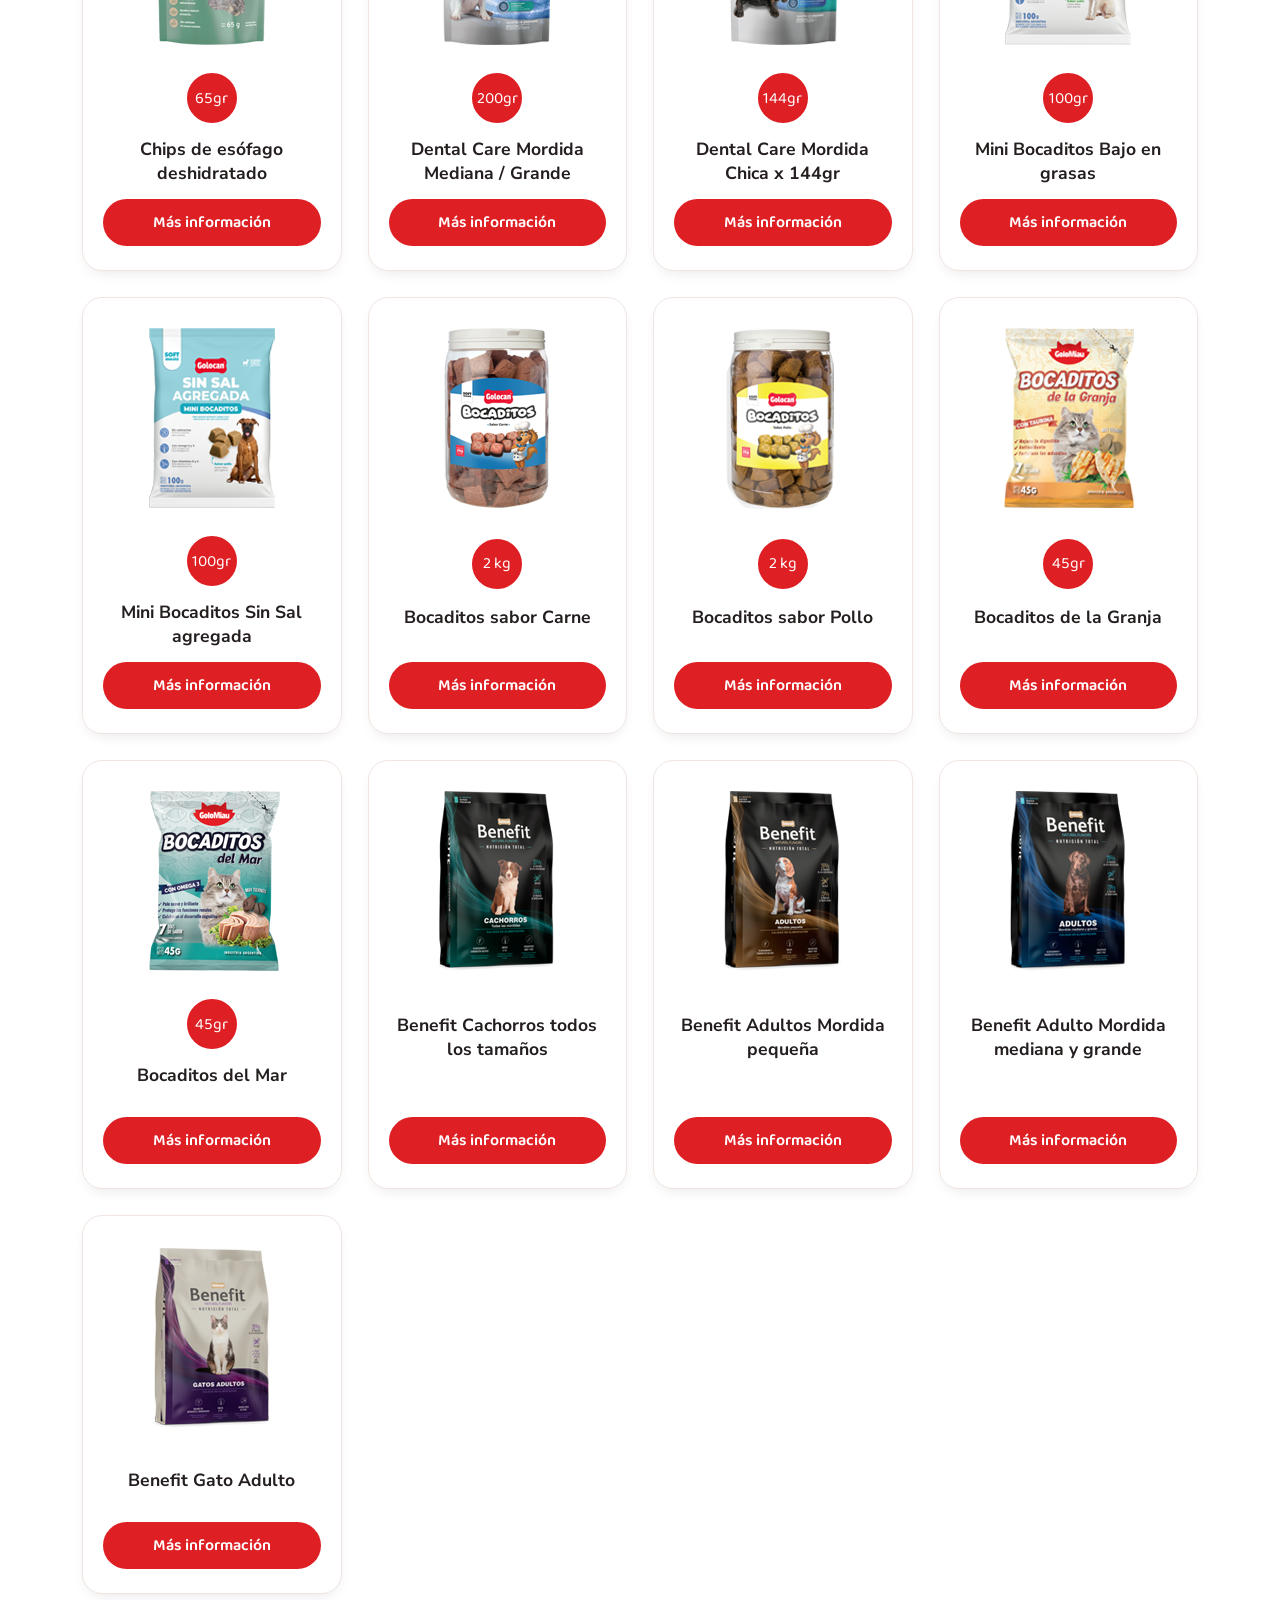
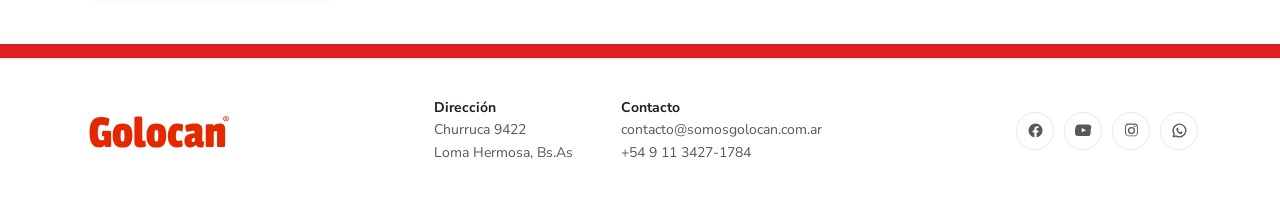
<file: Página de productos separada/productos.html>
<!DOCTYPE html>
<html lang="es">
<head>
<meta charset="UTF-8">
<meta name="viewport" content="width=device-width, initial-scale=1.0">
<title>Productos | Golocan®</title>
<link rel="stylesheet" href="styles.css">
<style>
  .page-head{padding:18px 0 10px;text-align:center;}
  .page-head h1{font-size:40px;color:var(--red-600);margin-top:6px;}
  .page-head p{max-width:800px;margin:16px auto 0;font-size:1.2rem;}
  .filters{display:flex;justify-content:center;gap:14px;margin:38px 0 6px;flex-wrap:wrap;}

  .grid-products{
    display:grid;grid-template-columns:repeat(4,1fr);gap:26px;margin-top:40px;
  }
  .pcard{
    background:#fff;border:1px solid var(--line);border-radius:var(--radius-md);
    padding:20px 20px 24px;display:flex;flex-direction:column;text-align:center;
    box-shadow:var(--shadow-sm);
  }
  .pcard .media-ph{height:200px;margin-bottom:18px;border-radius:14px; background: #fff; }
  .pcard .pname{font-size:1.1rem;font-weight:700;color:var(--ink);min-height:40px;margin:14px 0;}
  .pcard .btn{margin-top:auto;}
  .cat-label{
    position:absolute;font-size:10px;background:var(--ink);color:#fff;
    padding:3px 8px;border-radius:6px;top:10px;left:10px;font-weight:700;
  }
  .pcard .media-ph{position:relative;}

  .productbutton{ width: 50px; height: 50px; background-color: #fff; border: solid 2px var(--red-600); border-radius:50%; color: black; text-decoration: none; display: inline-flex; justify-content: center; align-items: center; text-align: center; font-size: 16px; margin: auto; cursor: pointer; font-family: 'baloo 2';
  }

  .productbutton.is-active {background: var(--red-600); color: #fff;}

  .oculto { display: none; }

  .footer-logo img {filter: invert(34%) sepia(96%) saturate(7465%) hue-rotate(358deg) brightness(87%) contrast(106%);}

  @media (max-width:980px){.page-head{padding: 18px 20px 10px;} .grid-products{grid-template-columns:repeat(2,1fr);} .productbutton, {margin-bottom: 15px;}}
  @media (max-width:560px){.grid-products{grid-template-columns:1fr;}}
</style>
</head>
<body>

<header class="site-header">
  <div class="wrap">
    <a href="index.html" class="logo">
      <img src="img/logo.svg" height="50px">
    </a>
    <nav class="main-nav">
      <ul>
        <li><a href="productos.html">Productos</a></li>
        <li><a href="vende-golocan.html">Venta Mayorista</a></li>
        <li><a href="donde-comprar.html">¿Dónde comprar?</a></li>
        <li><a href="nosotros.html">Nosotros</a></li>
        <li><a href="contactanos.html">Contactanos</a></li>
        <li><a href="#">Venta Minorista</a></li>
      </ul>
    </nav>
    <button class="nav-toggle" aria-label="Abrir menú">
      <svg width="26" height="26" viewBox="0 0 24 24" fill="none" stroke="currentColor" stroke-width="2"><path d="M3 6h18M3 12h18M3 18h18"/></svg>
    </button>
  </div>
</header>

<div class="wrap">
  <div class="breadcrumb"><a href="index.html">Inicio</a><span class="sep">&gt;</span><span class="current">Productos</span></div>
</div>

<section class="page-head wrap">
  <h1>Una propuesta completa<br>para tus peluditos</h1>
  <p>De los snacks a los alimentos balanceados, todo nuestro catálogo desarrollado bajo un mismo compromiso: innovación, calidad, pasión y amor por perros y gatos.</p>
  <div class="filters">
    <a href="productos.html" class="tag-pill is-active">Todos los productos</a>
    <a href="bocaditos.html" class="tag-pill">Bocaditos</a>
    <a href="horneados.html" class="tag-pill">Horneados</a>
    <a href="saludables.html" class="tag-pill">Saludables</a>
    <a href="funcionales.html" class="tag-pill">Funcionales</a>
    <a href="deshidratados.html" class="tag-pill">Deshidratados</a>
  </div>
</section>

<section class="section-tight">
  <div class="wrap">
    <div class="grid-products">

      <div class="pcard">
        <a href="producto-detalle.html">
          <div class="media-ph"><img id="Imagen330" src="img/330.png"></div>
        </a>
        <div>
          <button class="productbutton is-active" onclick="cambiarImagen330('img/330.png'); actualizarActivo(this)">100gr</button>
          <button class="productbutton" onclick="cambiarImagen330('img/330-D.png'); actualizarActivo(this)">500gr</button>
        </div>
        <div class="pname">Bocaditos Carne, Pollo y Chocolate</div>
        <span class="btn btn-primary btn-sm"> <a href="producto-detalle.html">Más información</a></span>
      </div>

      <div class="pcard">
        <a href="producto-detalle.html">
        <div class="media-ph"><img id="Imagen340" src="img/340.png"></div>
        </a>
        <div>
          <button class="productbutton is-active" onclick="cambiarImagen340('img/340.png'); actualizarActivo(this)">100gr</button>
          <button class="productbutton" onclick="cambiarImagen340('img/340-D.png'); actualizarActivo(this)">500gr</button>
        </div>
        <div class="pname">Bocaditos Jamón, Queso y Espinaca</div>
        <span class="btn btn-primary btn-sm"><a href="producto-detalle.html">Más información</a></span>
      </div>

      <div class="pcard">
        <a href="producto-detalle.html">
        <div class="media-ph"><img id="Imagen350" src="img/350.png"></div>
        </a>
        <div>
          <button class="productbutton is-active" onclick="cambiarImagen350('img/350.png'); actualizarActivo(this)">100gr</button>
          <button class="productbutton" onclick="cambiarImagen350('img/350-D.png'); actualizarActivo(this)">500gr</button>
        </div>
        <div class="pname">Bocaditos Frutales</div>
        <span class="btn btn-primary btn-sm"> <a href="producto-detalle.html">Más información</a></span>
      </div>

      <div class="pcard">
        <a href="producto-detalle.html">
        <div class="media-ph"><img id="Imagen360" src="img/360.png"></div>
        </a>
        <div>
          <button class="productbutton is-active" onclick="cambiarImagen360('img/360.png'); actualizarActivo(this)">100gr</button>
          <button class="productbutton" onclick="cambiarImagen360('img/360-D.png'); actualizarActivo(this)">500gr</button>
          <button class="productbutton" onclick="cambiarImagen360('img/1050.png'); actualizarActivo(this)">2kg</button>
        </div>
        <div class="pname">Bocaditos Chocolate con leche</div>
        <span class="btn btn-primary btn-sm"> <a href="producto-detalle.html">Más información</a></span>
      </div>

      <a href="producto-detalle.html" class="pcard">
        <div class="media-ph"><img src="img/440.png"></div>
        <button class="productbutton is-active">80gr</button>
        <div class="pname">Palitos de Pollo</div>
        <span class="btn btn-primary btn-sm">Más información</span>
      </a>

      <div class="pcard">
        <a href="producto-detalle.html">
        <div class="media-ph"><img id="Imagen630" src="img/630.png"></div>
        </a>
        <div>
          <button class="productbutton is-active" onclick="cambiarImagen630('img/630.png'); actualizarActivo(this)">100gr</button>
          <button class="productbutton" onclick="cambiarImagen630('img/630-D.png'); actualizarActivo(this)">500gr</button>
        </div>
        <div class="pname">Huesitos con chips de carne</div>
        <span class="btn btn-primary btn-sm"> <a href="producto-detalle.html">Más información</a></span>
      </div>

      <div class="pcard">
        <a href="producto-detalle.html">
        <div class="media-ph"><img id="Imagen610" src="img/610.png"></div>
        </a>
        <div>
          <button class="productbutton is-active" onclick="cambiarImagen610('img/610.png'); actualizarActivo(this)">100gr</button>
          <button class="productbutton" onclick="cambiarImagen610('img/610-D.png'); actualizarActivo(this)">500gr</button>
        </div>
        <div class="pname">Biscuits de Pollo</div>
        <span class="btn btn-primary btn-sm"> <a href="producto-detalle.html">Más información</a></span>
      </div>

      <a href="producto-detalle.html" class="pcard">
        <div class="media-ph"><img src="img/730.png"></div>
        <button class="productbutton is-active">180gr</button>
        <div class="pname">Training Snacks</div>
        <span class="btn btn-primary btn-sm">Más información</span>
      </a>

      <a href="producto-detalle.html" class="pcard">
        <div class="media-ph"><img src="img/830.png"></div>
        <button class="productbutton is-active">65gr</button>        
        <div class="pname">Chips de esófago deshidratado</div>
        <span class="btn btn-primary btn-sm">Más información</span>
      </a>

      <a href="producto-detalle.html" class="pcard">
        <div class="media-ph"><img src="img/710.png"></div>
        <button class="productbutton is-active">200gr</button>
        <div class="pname">Dental Care Mordida Mediana / Grande</div>
        <span class="btn btn-primary btn-sm">Más información</span>
      </a>

      <a href="producto-detalle.html" class="pcard">
        <div class="media-ph"><img src="img/720.png"></div>
        <button class="productbutton is-active">144gr</button>
        <div class="pname">Dental Care Mordida Chica x 144gr</div>
        <span class="btn btn-primary btn-sm">Más información</span>
      </a>

      <a href="producto-detalle.html" class="pcard">
        <div class="media-ph"><img src="img/380.png"></div>
        <button class="productbutton is-active">100gr</button>
        <div class="pname">Mini Bocaditos Bajo en grasas</div>
        <span class="btn btn-primary btn-sm">Más información</span>
      </a>

      <a href="producto-detalle.html" class="pcard">
        <div class="media-ph"><img src="img/390.png"></div>
        <button class="productbutton is-active">100gr</button>
        <div class="pname">Mini Bocaditos Sin Sal agregada</div>
        <span class="btn btn-primary btn-sm">Más información</span>
      </a>

      <a href="producto-detalle.html" class="pcard">
        <div class="media-ph"><img src="img/1030.png"></div>
        <button class="productbutton is-active">2 kg</button>
        <div class="pname">Bocaditos sabor Carne</div>
        <span class="btn btn-primary btn-sm">Más información</span>
      </a>

      <a href="producto-detalle.html" class="pcard">
        <div class="media-ph"><img src="img/1040.png"></div>
        <button class="productbutton is-active">2 kg</button>
        <div class="pname">Bocaditos sabor Pollo</div>
        <span class="btn btn-primary btn-sm">Más información</span>
      </a>

      <!-- <a href="producto-detalle.html" class="pcard">
        <div class="media-ph"><img src="img/1050.png">></div>
        <div class="pname">Bocaditos sabor Chocolate con leche x 2kg</div>
        <span class="btn btn-primary btn-sm">Más información</span>
      </a> -->

      <a href="producto-detalle.html" class="pcard">
        <div class="media-ph"><img src="img/235.png"></div>
        <button class="productbutton is-active">45gr</button>
        <div class="pname">Bocaditos de la Granja</div>
        <span class="btn btn-primary btn-sm">Más información</span>
      </a>

      <a href="producto-detalle.html" class="pcard">
        <div class="media-ph"><img src="img/236.png"></div>
        <button class="productbutton is-active">45gr</button>
        <div class="pname">Bocaditos del Mar</div>
        <span class="btn btn-primary btn-sm">Más información</span>
      </a>

      <a href="producto-detalle.html" class="pcard">
        <div class="media-ph"><img src="img/210.png"></div>
        <div class="pname">Benefit Cachorros todos los tamaños</div>
        <span class="btn btn-primary btn-sm">Más información</span>
      </a>

      <a href="producto-detalle.html" class="pcard">
        <div class="media-ph"><img src="img/3010.png"></div>
        <div class="pname">Benefit Adultos Mordida pequeña</div>
        <span class="btn btn-primary btn-sm">Más información</span>
      </a>

      <a href="producto-detalle.html" class="pcard">
        <div class="media-ph"><img src="img/3030.png"></div>
        <div class="pname">Benefit Adulto Mordida mediana y grande</div>
        <span class="btn btn-primary btn-sm">Más información</span>
      </a>

      <a href="producto-detalle.html" class="pcard">
        <div class="media-ph"><img src="img/9010.png"></div>
        <div class="pname">Benefit Gato Adulto</div>
        <span class="btn btn-primary btn-sm">Más información</span>
      </a>

    </div>
  </div>
</section>

<div class="footer-bar"></div>

<footer class="site-footer" id="footer">
  <div class="wrap footer-row">
    <a href="index.html" class="footer-logo"><img src="img/logo.svg" color=#000 height="50px;"></a>
    <div class="footer-info">
      <div class="col"><strong>Dirección</strong>Churruca 9422<br>Loma Hermosa, Bs.As</div>
      <div class="col"><strong>Contacto</strong>contacto@somosgolocan.com.ar<br>+54 9 11 3427-1784</div>
    </div>
    <div class="footer-social">
      <a href="#" aria-label="Facebook"><svg width="17" height="17" viewBox="0 0 24 24" fill="currentColor"><path d="M22 12a10 10 0 1 0-11.6 9.9v-7H7.9V12h2.5V9.8c0-2.5 1.5-3.9 3.8-3.9 1.1 0 2.2.2 2.2.2v2.5h-1.3c-1.2 0-1.6.8-1.6 1.6V12h2.8l-.4 2.9h-2.4v7A10 10 0 0 0 22 12z"/></svg></a>
      <a href="#" aria-label="YouTube"><svg width="17" height="17" viewBox="0 0 24 24" fill="currentColor"><path d="M23 7.2s-.2-1.6-.9-2.3c-.8-.9-1.8-.9-2.2-1C16.9 3.7 12 3.7 12 3.7s-4.9 0-7.9.2c-.4 0-1.4.1-2.2 1-.7.7-.9 2.3-.9 2.3S0 9 0 10.9v1.9C0 14.7.2 16.5.2 16.5s.2 1.6.9 2.3c.8.9 1.9.8 2.4.9 1.7.2 7.5.2 7.5.2s4.9 0 7.9-.3c.4 0 1.4-.1 2.2-1 .7-.7.9-2.3.9-2.3s.2-1.8.2-3.7V10.9C23.2 9 23 7.2 23 7.2zM9.5 14.6V8.4l6 3.1-6 3.1z"/></svg></a>
      <a href="#" aria-label="Instagram"><svg width="17" height="17" viewBox="0 0 24 24" fill="currentColor"><path d="M12 2c2.7 0 3.1 0 4.1.1 1.1 0 1.8.2 2.2.4.6.2 1 .5 1.4.9.4.4.7.8.9 1.4.2.4.4 1.1.4 2.2.1 1 .1 1.4.1 4.1s0 3.1-.1 4.1c0 1.1-.2 1.8-.4 2.2-.2.6-.5 1-.9 1.4-.4.4-.8.7-1.4.9-.4.2-1.1.4-2.2.4-1 .1-1.4.1-4.1.1s-3.1 0-4.1-.1c-1.1 0-1.8-.2-2.2-.4-.6-.2-1-.5-1.4-.9-.4-.4-.7-.8-.9-1.4-.2-.4-.4-1.1-.4-2.2-.1-1-.1-1.4-.1-4.1s0-3.1.1-4.1c0-1.1.2-1.8.4-2.2.2-.6.5-1 .9-1.4.4-.4.8-.7 1.4-.9.4-.2 1.1-.4 2.2-.4C8.9 2 9.3 2 12 2zm0 1.8c-2.6 0-3 0-4 .1-.9 0-1.4.2-1.7.3-.4.2-.7.3-1 .6-.3.3-.5.6-.6 1-.1.3-.3.8-.3 1.7-.1 1-.1 1.3-.1 4s0 3 .1 4c0 .9.2 1.4.3 1.7.2.4.3.7.6 1 .3.3.6.5 1 .6.3.1.8.3 1.7.3 1 .1 1.3.1 4 .1s3 0 4-.1c.9 0 1.4-.2 1.7-.3.4-.2.7-.3 1-.6.3-.3.5-.6.6-1 .1-.3.3-.8.3-1.7.1-1 .1-1.3.1-4s0-3-.1-4c0-.9-.2-1.4-.3-1.7-.2-.4-.3-.7-.6-1-.3-.3-.6-.5-1-.6-.3-.1-.8-.3-1.7-.3-1-.1-1.3-.1-4-.1zM12 7a5 5 0 1 1 0 10 5 5 0 0 1 0-10zm0 1.8a3.2 3.2 0 1 0 0 6.4 3.2 3.2 0 0 0 0-6.4zM17.4 6a1.2 1.2 0 1 1-2.4 0 1.2 1.2 0 0 1 2.4 0z"/></svg></a>
      <a href="#" aria-label="WhatsApp"><svg width="17" height="17" viewBox="0 0 24 24" fill="currentColor"><path d="M12 2a10 10 0 0 0-8.6 15.1L2 22l5-1.3A10 10 0 1 0 12 2zm0 18a8 8 0 0 1-4.1-1.1l-.3-.2-2.8.7.7-2.7-.2-.3A8 8 0 1 1 12 20zm4.4-5.9c-.2-.1-1.4-.7-1.6-.8-.2-.1-.4-.1-.6.1-.2.2-.6.8-.8 1-.1.2-.3.2-.5.1-1.2-.6-2-1-2.8-2.3-.2-.3 0-.5.1-.6l.4-.5c.1-.2.1-.4 0-.6-.1-.2-.6-1.4-.8-1.9-.2-.5-.4-.4-.5-.4h-.5c-.2 0-.5.2-.6.4-.6.7-.6 1.5-.5 2.4.2 1.7 1 3.1 2.6 4.4 1.7 1.4 3 1.6 4.1 1.4.7-.1 1.5-.6 1.7-1.3.2-.6.2-1.1.1-1.2-.1-.1-.2-.1-.4-.2z"/></svg></a>
    </div>
  </div>
</footer>

  <script>
        const menuToggle = document.querySelector('.nav-toggle');
    const navLinks = document.querySelector('.main-nav');

    menuToggle.addEventListener('click', () => {
        navLinks.classList.toggle('active');
    });

    function cambiarImagen330(nuevaRuta) {
            // Selecciona la imagen por su ID y cambia su atributo 'src'
            document.getElementById('Imagen330').src = nuevaRuta;
        }

    function cambiarImagen340(nuevaRuta) {
            // Selecciona la imagen por su ID y cambia su atributo 'src'
            document.getElementById('Imagen340').src = nuevaRuta;
        }

    function cambiarImagen350(nuevaRuta) {
            // Selecciona la imagen por su ID y cambia su atributo 'src'
            document.getElementById('Imagen350').src = nuevaRuta;
        }

    function cambiarImagen360(nuevaRuta) {
            // Selecciona la imagen por su ID y cambia su atributo 'src'
            document.getElementById('Imagen360').src = nuevaRuta;
        }

    function cambiarImagen630(nuevaRuta) {
            // Selecciona la imagen por su ID y cambia su atributo 'src'
            document.getElementById('Imagen630').src = nuevaRuta;
        }

    function cambiarImagen610(nuevaRuta) {
            // Selecciona la imagen por su ID y cambia su atributo 'src'
            document.getElementById('Imagen610').src = nuevaRuta;
        }

    function actualizarActivo(botonClickeado) {
          // 1. Encuentra el contenedor padre de los botones
          const contenedor = botonClickeado.parentElement;
          
          // 2. Quita la clase 'is-active' a todos los botones dentro de ese contenedor
          const botones = contenedor.querySelectorAll('.productbutton');
          botones.forEach(btn => btn.classList.remove('is-active'));
          
          // 3. Agrega la clase al botón que disparó el evento
          botonClickeado.classList.add('is-active');
    }




  </script>

</body>
</html>
</file>
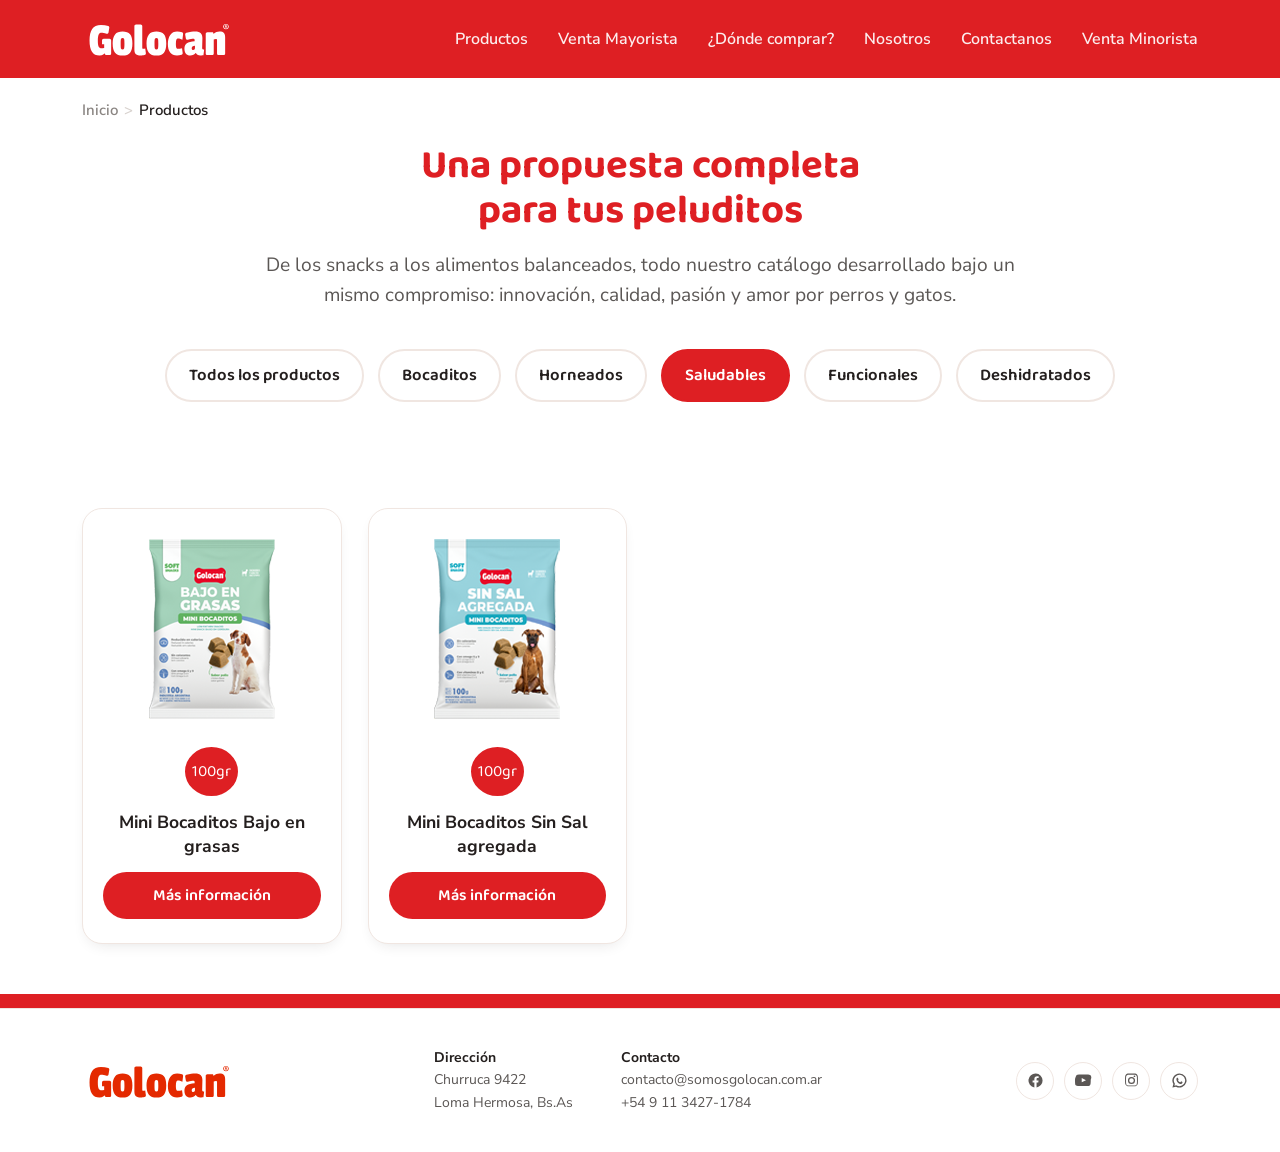
<file: Página de productos separada/saludables.html>
<!DOCTYPE html>
<html lang="es">
<head>
<meta charset="UTF-8">
<meta name="viewport" content="width=device-width, initial-scale=1.0">
<title>Productos | Golocan®</title>
<link rel="stylesheet" href="styles.css">
<style>
  .page-head{padding:18px 0 10px;text-align:center;}
  .page-head h1{font-size:40px;color:var(--red-600);margin-top:6px;}
  .page-head p{max-width:800px;margin:16px auto 0;font-size:1.2rem;}
  .filters{display:flex;justify-content:center;gap:14px;margin:38px 0 6px;flex-wrap:wrap;}

  .grid-products{
    display:grid;grid-template-columns:repeat(4,1fr);gap:26px;margin-top:40px;
  }
  .pcard{
    background:#fff;border:1px solid var(--line);border-radius:var(--radius-md);
    padding:20px 20px 24px;display:flex;flex-direction:column;text-align:center;
    box-shadow:var(--shadow-sm);
  }
  .pcard .media-ph{height:200px;margin-bottom:18px;border-radius:14px; background: #fff; }
  .pcard .pname{font-size:1.1rem;font-weight:700;color:var(--ink);min-height:40px;margin:14px 0;}
  .pcard .btn{margin-top:auto;}
  .cat-label{
    position:absolute;font-size:10px;background:var(--ink);color:#fff;
    padding:3px 8px;border-radius:6px;top:10px;left:10px;font-weight:700;
  }
  .pcard .media-ph{position:relative;}

  .productbutton{ background-color: #fff; border: solid 2px var(--red-600); border-radius:50%; color: black; padding: 10px 5px; text-align: center;
  text-decoration: none; display: inline-block; font-size: 16px; margin: auto; cursor: pointer; font-family: 'baloo 2';
  }

  .productbutton2{ background-color: #fff; border: solid 2px var(--red-600); border-radius:50%; color: black; padding: 10px 10px; text-align: center;
  text-decoration: none; display: inline-block; font-size: 16px; margin: auto; cursor: pointer; font-family: 'baloo 2';
  }

  .productbutton.is-active, .productbutton2.is-active {background: var(--red-600); color: #fff;}

  .oculto { display: none; }

  .footer-logo img {filter: invert(34%) sepia(96%) saturate(7465%) hue-rotate(358deg) brightness(87%) contrast(106%);}

  @media (max-width:980px){.page-head{padding: 18px 20px 10px;} .grid-products{grid-template-columns:repeat(2,1fr);} .productbutton, .productbutton2{margin-bottom: 15px;}}
  @media (max-width:560px){.grid-products{grid-template-columns:1fr;}}
</style>
</head>
<body>

<header class="site-header">
  <div class="wrap">
    <a href="index.html" class="logo">
      <img src="img/logo.svg" height="50px">
    </a>
    <nav class="main-nav">
      <ul>
        <li><a href="productos.html">Productos</a></li>
        <li><a href="vende-golocan.html">Venta Mayorista</a></li>
        <li><a href="donde-comprar.html">¿Dónde comprar?</a></li>
        <li><a href="nosotros.html">Nosotros</a></li>
        <li><a href="contactanos.html">Contactanos</a></li>
        <li><a href="#">Venta Minorista</a></li>
      </ul>
    </nav>
    <button class="nav-toggle" aria-label="Abrir menú">
      <svg width="26" height="26" viewBox="0 0 24 24" fill="none" stroke="currentColor" stroke-width="2"><path d="M3 6h18M3 12h18M3 18h18"/></svg>
    </button>
  </div>
</header>

<div class="wrap">
  <div class="breadcrumb"><a href="index.html">Inicio</a><span class="sep">&gt;</span><span class="current">Productos</span></div>
</div>

<section class="page-head wrap">
  <h1>Una propuesta completa<br>para tus peluditos</h1>
  <p>De los snacks a los alimentos balanceados, todo nuestro catálogo desarrollado bajo un mismo compromiso: innovación, calidad, pasión y amor por perros y gatos.</p>
  <div class="filters">
    <a href="productos.html" class="tag-pill ">Todos los productos</a>
    <a href="bocaditos.html" class="tag-pill">Bocaditos</a>
    <a href="horneados.html" class="tag-pill">Horneados</a>
    <a href="saludables.html" class="tag-pill is-active">Saludables</a>
    <a href="funcionales.html" class="tag-pill">Funcionales</a>
    <a href="deshidratados.html" class="tag-pill">Deshidratados</a>
  </div>
</section>

<section class="section-tight">
  <div class="wrap">
    <div class="grid-products">
      <a href="producto-detalle.html" class="pcard">
        <div class="media-ph"><img src="img/380.png"></div>
        <button class="productbutton is-active">100gr</button>
        <div class="pname">Mini Bocaditos Bajo en grasas</div>
        <span class="btn btn-primary btn-sm">Más información</span>
      </a>

      <a href="producto-detalle.html" class="pcard">
        <div class="media-ph"><img src="img/390.png"></div>
        <button class="productbutton is-active">100gr</button>
        <div class="pname">Mini Bocaditos Sin Sal agregada</div>
        <span class="btn btn-primary btn-sm">Más información</span>
      </a>
    </div>
  </div>
</section>

<div class="footer-bar"></div>

<footer class="site-footer" id="footer">
  <div class="wrap footer-row">
    <a href="index.html" class="footer-logo"><img src="img/logo.svg" color=#000 height="50px;"></a>
    <div class="footer-info">
      <div class="col"><strong>Dirección</strong>Churruca 9422<br>Loma Hermosa, Bs.As</div>
      <div class="col"><strong>Contacto</strong>contacto@somosgolocan.com.ar<br>+54 9 11 3427-1784</div>
    </div>
    <div class="footer-social">
      <a href="#" aria-label="Facebook"><svg width="17" height="17" viewBox="0 0 24 24" fill="currentColor"><path d="M22 12a10 10 0 1 0-11.6 9.9v-7H7.9V12h2.5V9.8c0-2.5 1.5-3.9 3.8-3.9 1.1 0 2.2.2 2.2.2v2.5h-1.3c-1.2 0-1.6.8-1.6 1.6V12h2.8l-.4 2.9h-2.4v7A10 10 0 0 0 22 12z"/></svg></a>
      <a href="#" aria-label="YouTube"><svg width="17" height="17" viewBox="0 0 24 24" fill="currentColor"><path d="M23 7.2s-.2-1.6-.9-2.3c-.8-.9-1.8-.9-2.2-1C16.9 3.7 12 3.7 12 3.7s-4.9 0-7.9.2c-.4 0-1.4.1-2.2 1-.7.7-.9 2.3-.9 2.3S0 9 0 10.9v1.9C0 14.7.2 16.5.2 16.5s.2 1.6.9 2.3c.8.9 1.9.8 2.4.9 1.7.2 7.5.2 7.5.2s4.9 0 7.9-.3c.4 0 1.4-.1 2.2-1 .7-.7.9-2.3.9-2.3s.2-1.8.2-3.7V10.9C23.2 9 23 7.2 23 7.2zM9.5 14.6V8.4l6 3.1-6 3.1z"/></svg></a>
      <a href="#" aria-label="Instagram"><svg width="17" height="17" viewBox="0 0 24 24" fill="currentColor"><path d="M12 2c2.7 0 3.1 0 4.1.1 1.1 0 1.8.2 2.2.4.6.2 1 .5 1.4.9.4.4.7.8.9 1.4.2.4.4 1.1.4 2.2.1 1 .1 1.4.1 4.1s0 3.1-.1 4.1c0 1.1-.2 1.8-.4 2.2-.2.6-.5 1-.9 1.4-.4.4-.8.7-1.4.9-.4.2-1.1.4-2.2.4-1 .1-1.4.1-4.1.1s-3.1 0-4.1-.1c-1.1 0-1.8-.2-2.2-.4-.6-.2-1-.5-1.4-.9-.4-.4-.7-.8-.9-1.4-.2-.4-.4-1.1-.4-2.2-.1-1-.1-1.4-.1-4.1s0-3.1.1-4.1c0-1.1.2-1.8.4-2.2.2-.6.5-1 .9-1.4.4-.4.8-.7 1.4-.9.4-.2 1.1-.4 2.2-.4C8.9 2 9.3 2 12 2zm0 1.8c-2.6 0-3 0-4 .1-.9 0-1.4.2-1.7.3-.4.2-.7.3-1 .6-.3.3-.5.6-.6 1-.1.3-.3.8-.3 1.7-.1 1-.1 1.3-.1 4s0 3 .1 4c0 .9.2 1.4.3 1.7.2.4.3.7.6 1 .3.3.6.5 1 .6.3.1.8.3 1.7.3 1 .1 1.3.1 4 .1s3 0 4-.1c.9 0 1.4-.2 1.7-.3.4-.2.7-.3 1-.6.3-.3.5-.6.6-1 .1-.3.3-.8.3-1.7.1-1 .1-1.3.1-4s0-3-.1-4c0-.9-.2-1.4-.3-1.7-.2-.4-.3-.7-.6-1-.3-.3-.6-.5-1-.6-.3-.1-.8-.3-1.7-.3-1-.1-1.3-.1-4-.1zM12 7a5 5 0 1 1 0 10 5 5 0 0 1 0-10zm0 1.8a3.2 3.2 0 1 0 0 6.4 3.2 3.2 0 0 0 0-6.4zM17.4 6a1.2 1.2 0 1 1-2.4 0 1.2 1.2 0 0 1 2.4 0z"/></svg></a>
      <a href="#" aria-label="WhatsApp"><svg width="17" height="17" viewBox="0 0 24 24" fill="currentColor"><path d="M12 2a10 10 0 0 0-8.6 15.1L2 22l5-1.3A10 10 0 1 0 12 2zm0 18a8 8 0 0 1-4.1-1.1l-.3-.2-2.8.7.7-2.7-.2-.3A8 8 0 1 1 12 20zm4.4-5.9c-.2-.1-1.4-.7-1.6-.8-.2-.1-.4-.1-.6.1-.2.2-.6.8-.8 1-.1.2-.3.2-.5.1-1.2-.6-2-1-2.8-2.3-.2-.3 0-.5.1-.6l.4-.5c.1-.2.1-.4 0-.6-.1-.2-.6-1.4-.8-1.9-.2-.5-.4-.4-.5-.4h-.5c-.2 0-.5.2-.6.4-.6.7-.6 1.5-.5 2.4.2 1.7 1 3.1 2.6 4.4 1.7 1.4 3 1.6 4.1 1.4.7-.1 1.5-.6 1.7-1.3.2-.6.2-1.1.1-1.2-.1-.1-.2-.1-.4-.2z"/></svg></a>
    </div>
  </div>
</footer>

  <script>
        const menuToggle = document.querySelector('.nav-toggle');
    const navLinks = document.querySelector('.main-nav');

    menuToggle.addEventListener('click', () => {
        navLinks.classList.toggle('active');
    });


  </script>

</body>
</html>
</file>
<file: styles.css>
/* ============================================
   GOLOCAN — Prototipo institucional
   Tokens de marca
   ============================================ */

@import url('https://fonts.googleapis.com/css2?family=Baloo+2:wght@500;600;700;800&family=Nunito+Sans:ital,opsz,wght@0,6..12,400;0,6..12,500;0,6..12,600;0,6..12,700;1,6..12,400&display=swap');

:root{
  /* Color */
  --red-700:#C5161C;
  --red-600:#DE1F23;   /* rojo marca principal */
  --red-500:#E94E3A;
  --red-50:#FDEDEC;
  --ink:#241F1E;
  --green-600:#83af9a;
  --green-50:#F0F5F3;
  --green-800:#487629;
  --violet-600:#715091;
  --violet-50:#EEEAF2;
  --slate:#5B5755;
  --slate-soft:#8A8582;
  --cream:#FFF9F4;
  --paper:#FFFFFF;
  --line:#F0E6E1;
  --shadow: 0 12px 30px -12px rgba(36,31,30,.18);
  --shadow-sm: 0 6px 16px -8px rgba(36,31,30,.16);

  /* Type */
  --font-display:'Baloo 2', sans-serif;
  --font-body:'Nunito Sans', sans-serif;

  /* Layout */
  --maxw:1180px;
  --radius-lg:28px;
  --radius-md:20px;
  --radius-pill:999px;
}

*{box-sizing:border-box;}
html{scroll-behavior:smooth;}
body{
  margin:0;
  font-family:var(--font-body);
  color:var(--ink);
  background:var(--paper);
  -webkit-font-smoothing:antialiased;
}
img{max-width:100%;display:block;}
a{color:inherit;text-decoration:none;}
ul{margin:0;padding:0;list-style:none;}
h1,h2,h3,h4{font-family:var(--font-display);margin:0;line-height:1.12;font-weight:700;}
p{margin:0;line-height:1.6;color:var(--slate);}
button{font-family:inherit;cursor:pointer;}

.wrap{max-width:var(--maxw);margin:0 auto;padding:0 32px;}

/* ---------- Buttons ---------- */
.btn{
  display:inline-flex;align-items:center;justify-content:center;gap:8px;
  font-family:var(--font-display);font-weight:600;font-size:1.1rem;
  padding:13px 26px;border-radius:var(--radius-pill);
  border:2px solid transparent; transition:.18s ease;white-space:nowrap;
}
.btn-primary{background:var(--red-600);color:#fff;}
.btn-primary:hover{background:var(--red-700);transform:translateY(-1px);}
.btn-outline{background:transparent;border-color:rgba(255,255,255,.85);color:#fff;}
.btn-outline:hover{background:rgba(255,255,255,.15);}
.btn-outline-red{background:transparent;border-color:var(--red-600);color:var(--red-600);}
.btn-outline-red:hover{background:var(--red-50);}
.btn-dark{background:var(--ink);color:#fff;}
.btn-dark:hover{background:#000;}
.btn-block{width:100%;}
.btn-sm{padding:9px 18px;font-size:1rem;}

/* ---------- Header ---------- */
.site-header{
  background:var(--red-600);
  position:sticky;top:0;z-index:50;
}
.site-header .wrap{
  display:flex;align-items:center;justify-content:space-between;
  height:78px;
}
.logo{
  font-family:var(--font-display);font-weight:800;color:#fff;
  font-size:26px;letter-spacing:.2px;display:flex;align-items:center;gap:2px;
}
.logo sup{font-size:11px;font-weight:600;}
.logo .paw{width:20px;height:20px;display:inline-block;}
nav.main-nav ul{display:flex;gap:30px;}
nav.main-nav a{
  color:#fff;font-weight:600;font-size:1rem;font-family:var(--font-body);
  opacity:.92;position:relative;padding:6px 0;
}
nav.main-nav a:hover{opacity:1;}
nav.main-nav a.active::after{
  content:"";position:absolute;left:0;right:0;bottom:-4px;height:3px;
  background:#fff;border-radius:3px;
}
.nav-toggle{display:none;background:none;border:0;color:#fff;}

/* ---------- Breadcrumb ---------- */
.breadcrumb{
  padding:22px 0 0;font-size:15px;color:var(--slate-soft);font-weight:600;
}
.breadcrumb a{color:var(--slate-soft);}
.breadcrumb a:hover{color:var(--red-600);}
.breadcrumb .sep{margin:0 6px;color:#D8D2CE;}
.breadcrumb .current{color:var(--ink);}

/* ---------- Footer ---------- */
.site-footer{
  background:var(--paper);border-top:1px solid var(--line);
  padding:38px 0;
}
.footer-row{
  display:flex;align-items:center;justify-content:space-between;
  flex-wrap:wrap;gap:24px;
}
.footer-logo{font-family:var(--font-display);font-weight:800;font-size:24px;color:var(--red-600);}
.footer-info{display:flex;gap:48px;flex-wrap:wrap;}
.footer-info .col{font-size:14px;color:var(--slate);line-height:1.6;}
.footer-info .col strong{display:block;color:var(--ink);font-weight:700;}
.footer-social{display:flex;gap:10px;}
.footer-social a{
  width:38px;height:38px;border-radius:50%;border:1.5px solid var(--line);
  display:flex;align-items:center;justify-content:center;color:var(--slate);
  transition:.15s;
}
.footer-social a:hover{background:var(--red-600);border-color:var(--red-600);color:#fff;}
.footer-bar{height:14px;background:var(--red-600);}

/* ---------- Section helpers ---------- */
.section{padding:80px 0;}
.section-tight{padding:50px 0;}
.eyebrow{
  font-family:var(--font-display);font-weight:700;color:var(--red-600);
  font-size:1.3rem;letter-spacing:.3px;margin-bottom:10px;display:block;
}
.section-title{font-size:40px;color:var(--ink);}
.section-title.center{text-align:center;}
.section-sub{margin-top:14px;font-size:1rem;max-width:680px;}
.section-sub.center{margin-inline:auto;text-align:center;}
.section-head{margin-bottom:46px;}
.section-head.center{text-align:center;}

.bg-cream{background:var(--cream);}
.bg-red{background:var(--red-600);color:#fff;}
.bg-ink{background:var(--ink);color:#fff;}

/* ---------- Cards ---------- */
.card{
  background:#fff;border-radius:var(--radius-md);
  box-shadow:var(--shadow-sm);border:1px solid var(--line);
}

/* ---------- Placeholder media (stand-in for brand photography) ---------- */
.media-ph{
  border-radius:var(--radius-md);
  display:flex;align-items:center;justify-content:center;
  color:var(--slate-soft);font-weight:700;font-size:13px;letter-spacing:.5px;
  text-transform:uppercase;position:relative;overflow:hidden;
}
.media-ph::before{
  content:"";position:absolute;inset:0;
}
.media-ph span{position:relative;z-index:1;}

/* ---------- Misc utilities ---------- */
.flex{display:flex;}
.gap{gap:20px;}
.grid-2{display:grid;grid-template-columns:1fr 1fr;gap:40px;align-items:center;}
.text-center{text-align:center;}
.mt-32{margin-top:32px;}
.tag-pill{
  display:inline-flex;align-items:center;gap:8px;background:#fff;
  border:2px solid var(--line);border-radius:var(--radius-pill);
  padding:11px 22px;font-family:var(--font-display);font-weight:600;font-size:1.05rem;color:var(--ink);
  transition:.15s;
}
.tag-pill.is-active{background:var(--red-600);color:#fff;border-color:var(--red-600);}
.tag-pill:hover{border-color:var(--red-600);}

/* ---------- Responsive ---------- */
@media (max-width:980px){
  .grid-2{grid-template-columns:1fr;}
  nav.main-nav{display:none;}
  /*.nav-toggle{display:block;}*/
  .nav-toggle { display: flex; flex-direction: column; cursor: pointer; background: none; border: none; color: #fff;}

    /* Contenedor del menú oculto por defecto */
  .main-nav { display: none;  flex-direction: column; position: absolute; top: 78px; /* Altura de tu header */ left: 0; width: 100%; background: var(--red-600); z-index: 100;/* padding-bottom: 20px;*/
    }

    /* Clase que añade JS para mostrar el menú */
    .main-nav.active { display: flex;
    }
  nav.main-nav ul{grid-gap: 0}
    /* Lista dentro del menú móvil (apilada) */
    .main-nav ul { display: flex; flex-direction: column; width: 100%; /*gap:25px;*/
    }

    /* Estilos de los enlaces en móvil */
    .main-nav li a { display: block; padding: 25px 30px 25px 30px; text-decoration: none; border-bottom: 1px solid #fff; color: #fff; font-size: 1.1rem;
    }

    .main-nav ul li:first-child a {padding-top: 25px;}

    .main-nav li:hover{background-color: #333;}

  .footer-row{flex-direction:column;align-items:flex-start;}
}
@media (max-width:640px){
  .wrap{padding:0 20px;}
  .section{padding:56px 0;}
  .section-title{font-size:28px;}
}
</file>
<file: Página de productos separada/styles.css>
/* ============================================
   GOLOCAN — Prototipo institucional
   Tokens de marca
   ============================================ */

@import url('https://fonts.googleapis.com/css2?family=Baloo+2:wght@500;600;700;800&family=Nunito+Sans:ital,opsz,wght@0,6..12,400;0,6..12,500;0,6..12,600;0,6..12,700;1,6..12,400&display=swap');

:root{
  /* Color */
  --red-700:#C5161C;
  --red-600:#DE1F23;   /* rojo marca principal */
  --red-500:#E94E3A;
  --red-50:#FDEDEC;
  --ink:#241F1E;
  --slate:#5B5755;
  --slate-soft:#8A8582;
  --cream:#FFF9F4;
  --paper:#FFFFFF;
  --line:#F0E6E1;
  --shadow: 0 12px 30px -12px rgba(36,31,30,.18);
  --shadow-sm: 0 6px 16px -8px rgba(36,31,30,.16);

  /* Type */
  --font-display:'Baloo 2', sans-serif;
  --font-body:'Nunito Sans', sans-serif;

  /* Layout */
  --maxw:1180px;
  --radius-lg:28px;
  --radius-md:20px;
  --radius-pill:999px;
}

*{box-sizing:border-box;}
html{scroll-behavior:smooth;}
body{
  margin:0;
  font-family:var(--font-body);
  color:var(--ink);
  background:var(--paper);
  -webkit-font-smoothing:antialiased;
}
img{max-width:100%;display:block;}
a{color:inherit;text-decoration:none;}
ul{margin:0;padding:0;list-style:none;}
h1,h2,h3,h4{font-family:var(--font-display);margin:0;line-height:1.12;font-weight:700;}
p{margin:0;line-height:1.6;color:var(--slate);}
button{font-family:inherit;cursor:pointer;}

.wrap{max-width:var(--maxw);margin:0 auto;padding:0 32px;}

/* ---------- Buttons ---------- */
.btn{
  display:inline-flex;align-items:center;justify-content:center;gap:8px;
  font-family:var(--font-display);font-weight:600;font-size:1.1rem;
  padding:13px 26px;border-radius:var(--radius-pill);
  border:2px solid transparent; transition:.18s ease;white-space:nowrap;
}
.btn-primary{background:var(--red-600);color:#fff;}
.btn-primary:hover{background:var(--red-700);transform:translateY(-1px);}
.btn-outline{background:transparent;border-color:rgba(255,255,255,.85);color:#fff;}
.btn-outline:hover{background:rgba(255,255,255,.15);}
.btn-outline-red{background:transparent;border-color:var(--red-600);color:var(--red-600);}
.btn-outline-red:hover{background:var(--red-50);}
.btn-dark{background:var(--ink);color:#fff;}
.btn-dark:hover{background:#000;}
.btn-block{width:100%;}
.btn-sm{padding:9px 18px;font-size:1rem;}

/* ---------- Header ---------- */
.site-header{
  background:var(--red-600);
  position:sticky;top:0;z-index:50;
}
.site-header .wrap{
  display:flex;align-items:center;justify-content:space-between;
  height:78px;
}
.logo{
  font-family:var(--font-display);font-weight:800;color:#fff;
  font-size:26px;letter-spacing:.2px;display:flex;align-items:center;gap:2px;
}
.logo sup{font-size:11px;font-weight:600;}
.logo .paw{width:20px;height:20px;display:inline-block;}
nav.main-nav ul{display:flex;gap:30px;}
nav.main-nav a{
  color:#fff;font-weight:600;font-size:1rem;font-family:var(--font-body);
  opacity:.92;position:relative;padding:6px 0;
}
nav.main-nav a:hover{opacity:1;}
nav.main-nav a.active::after{
  content:"";position:absolute;left:0;right:0;bottom:-4px;height:3px;
  background:#fff;border-radius:3px;
}
.nav-toggle{display:none;background:none;border:0;color:#fff;}

/* ---------- Breadcrumb ---------- */
.breadcrumb{
  padding:22px 0 0;font-size:15px;color:var(--slate-soft);font-weight:600;
}
.breadcrumb a{color:var(--slate-soft);}
.breadcrumb a:hover{color:var(--red-600);}
.breadcrumb .sep{margin:0 6px;color:#D8D2CE;}
.breadcrumb .current{color:var(--ink);}

/* ---------- Footer ---------- */
.site-footer{
  background:var(--paper);border-top:1px solid var(--line);
  padding:38px 0;
}
.footer-row{
  display:flex;align-items:center;justify-content:space-between;
  flex-wrap:wrap;gap:24px;
}
.footer-logo{font-family:var(--font-display);font-weight:800;font-size:24px;color:var(--red-600);}
.footer-info{display:flex;gap:48px;flex-wrap:wrap;}
.footer-info .col{font-size:14px;color:var(--slate);line-height:1.6;}
.footer-info .col strong{display:block;color:var(--ink);font-weight:700;}
.footer-social{display:flex;gap:10px;}
.footer-social a{
  width:38px;height:38px;border-radius:50%;border:1.5px solid var(--line);
  display:flex;align-items:center;justify-content:center;color:var(--slate);
  transition:.15s;
}
.footer-social a:hover{background:var(--red-600);border-color:var(--red-600);color:#fff;}
.footer-bar{height:14px;background:var(--red-600);}

/* ---------- Section helpers ---------- */
.section{padding:80px 0;}
.section-tight{padding:50px 0;}
.eyebrow{
  font-family:var(--font-display);font-weight:700;color:var(--red-600);
  font-size:1.3rem;letter-spacing:.3px;margin-bottom:10px;display:block;
}
.section-title{font-size:40px;color:var(--ink);}
.section-title.center{text-align:center;}
.section-sub{margin-top:14px;font-size:1.1rem;max-width:680px;}
.section-sub.center{margin-inline:auto;text-align:center;}
.section-head{margin-bottom:46px;}
.section-head.center{text-align:center;}

.bg-cream{background:var(--cream);}
.bg-red{background:var(--red-600);color:#fff;}
.bg-ink{background:var(--ink);color:#fff;}

/* ---------- Cards ---------- */
.card{
  background:#fff;border-radius:var(--radius-md);
  box-shadow:var(--shadow-sm);border:1px solid var(--line);
}

/* ---------- Placeholder media (stand-in for brand photography) ---------- */
.media-ph{
  border-radius:var(--radius-md);
  display:flex;align-items:center;justify-content:center;
  color:var(--slate-soft);font-weight:700;font-size:13px;letter-spacing:.5px;
  text-transform:uppercase;position:relative;overflow:hidden;
}
.media-ph::before{
  content:"";position:absolute;inset:0;
}
.media-ph span{position:relative;z-index:1;}

/* ---------- Misc utilities ---------- */
.flex{display:flex;}
.gap{gap:20px;}
.grid-2{display:grid;grid-template-columns:1fr 1fr;gap:40px;align-items:center;}
.text-center{text-align:center;}
.mt-32{margin-top:32px;}
.tag-pill{
  display:inline-flex;align-items:center;gap:8px;background:#fff;
  border:2px solid var(--line);border-radius:var(--radius-pill);
  padding:11px 22px;font-family:var(--font-display);font-weight:600;font-size:1.05rem;color:var(--ink);
  transition:.15s;
}
.tag-pill.is-active{background:var(--red-600);color:#fff;border-color:var(--red-600);}
.tag-pill:hover{border-color:var(--red-600);}

/* ---------- Responsive ---------- */
@media (max-width:980px){
  .grid-2{grid-template-columns:1fr;}
  nav.main-nav{display:none;}
  /*.nav-toggle{display:block;}*/
  .nav-toggle { display: flex; flex-direction: column; cursor: pointer; background: none; border: none; color: #fff;}

    /* Contenedor del menú oculto por defecto */
  .main-nav { display: none;  flex-direction: column; position: absolute; top: 78px; /* Altura de tu header */ left: 0; width: 100%; background: var(--red-600); z-index: 100;/* padding-bottom: 20px;*/
    }

    /* Clase que añade JS para mostrar el menú */
    .main-nav.active { display: flex;
    }
  nav.main-nav ul{grid-gap: 0}
    /* Lista dentro del menú móvil (apilada) */
    .main-nav ul { display: flex; flex-direction: column; width: 100%; /*gap:25px;*/
    }

    /* Estilos de los enlaces en móvil */
    .main-nav li a { display: block; padding: 25px 30px 25px 30px; text-decoration: none; border-bottom: 1px solid #fff; color: #fff; font-size: 1.1rem;
    }

    .main-nav ul li:first-child a {padding-top: 25px;}

    .main-nav li:hover{background-color: #333;}

  .footer-row{flex-direction:column;align-items:flex-start;}
}
@media (max-width:640px){
  .wrap{padding:0 20px;}
  .section{padding:56px 0;}
  .section-title{font-size:28px;}
}
</file>
